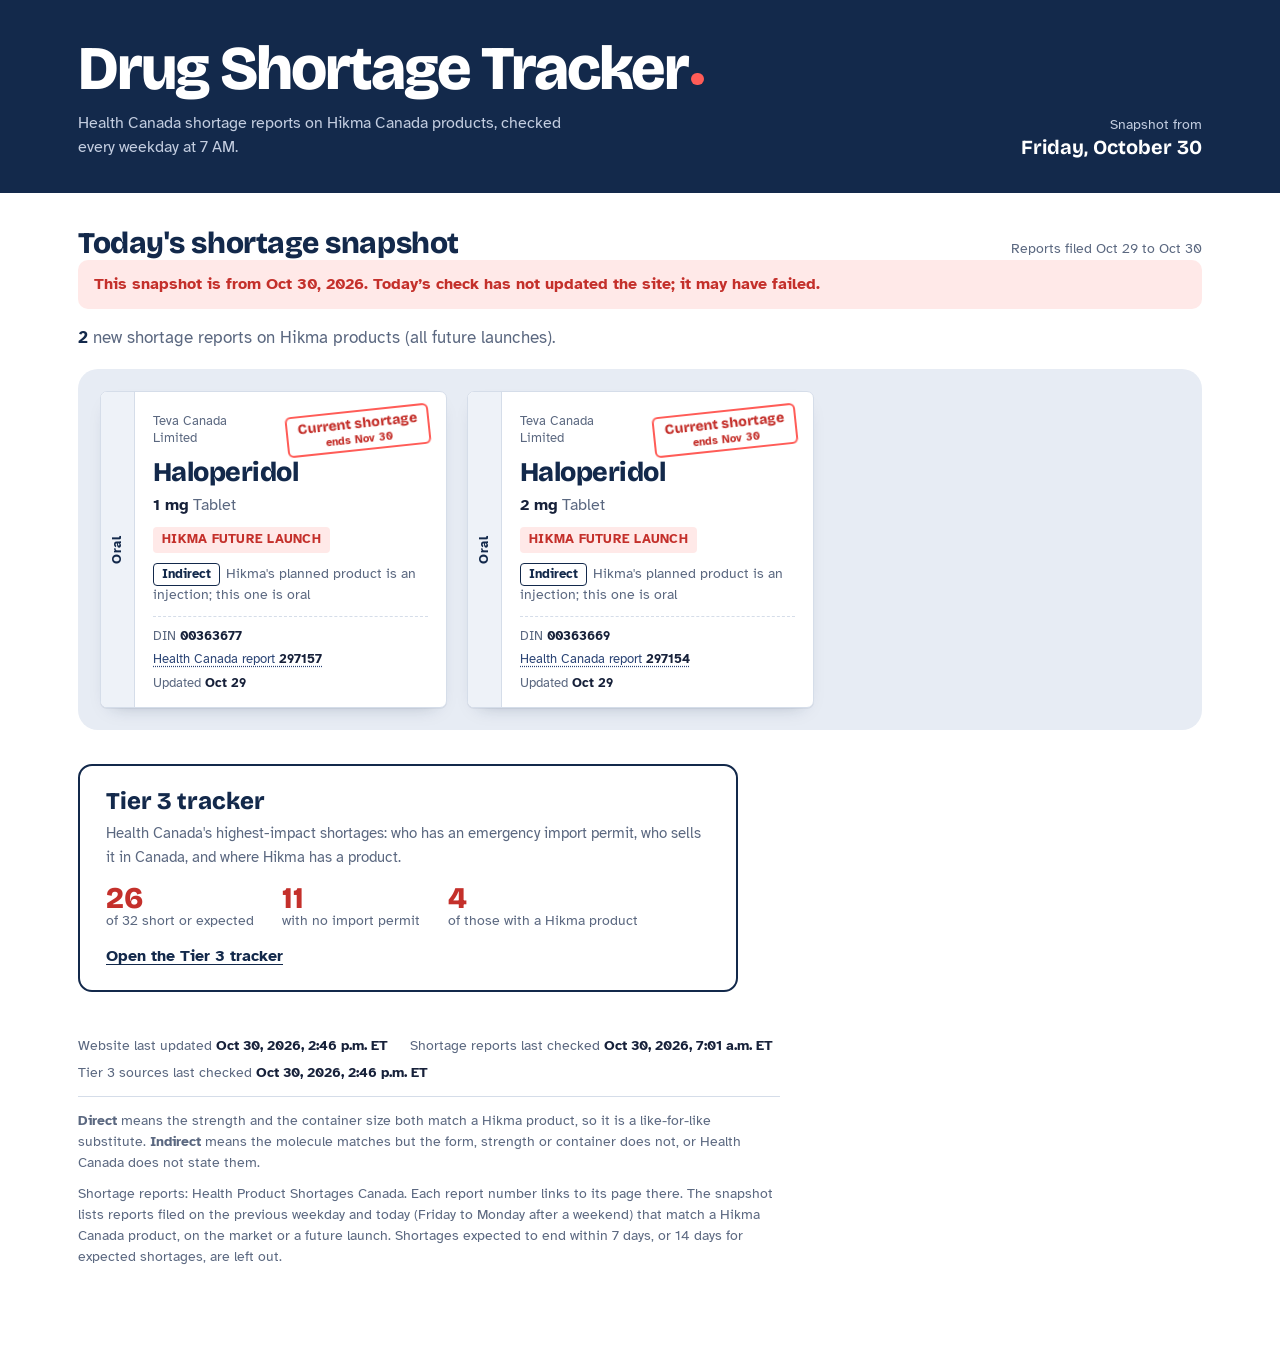
<file: index.html>
<!doctype html>
<html lang="en"><head><meta charset="utf-8">
<meta name="viewport" content="width=device-width,initial-scale=1">
<meta name="robots" content="noindex,nofollow">
<title>Drug Shortage Tracker</title>
<link rel="preconnect" href="https://fonts.googleapis.com">
<link rel="preconnect" href="https://fonts.gstatic.com" crossorigin>
<link rel="stylesheet" href="https://fonts.googleapis.com/css2?family=Atkinson+Hyperlegible:wght@400;700&family=Bricolage+Grotesque:opsz,wght@12..96,500;12..96,700;12..96,800&display=swap">
<link rel="stylesheet" href="site.css">
</head><body>
<header class="mast"><div class="wrap">
<div>
<h1>Drug Shortage Tracker<span class="dot" aria-hidden="true"></span></h1>
<p>Health Canada shortage reports on Hikma Canada products, checked every weekday at 7 AM.</p>
</div>
<div class="when" id="when"></div>
</div></header>

<main><div class="wrap">
<section aria-labelledby="snap-h">
<div class="head"><h2 id="snap-h">Today's shortage snapshot</h2><span class="window" id="window"></span></div>
<div id="snap"><p class="lede">Loading…</p></div>
</section>

<a class="tier" href="tier3/">
<h3>Tier 3 tracker</h3>
<p>Health Canada's highest-impact shortages: who has an emergency import permit, who sells it in Canada, and where Hikma has a product.</p>
<div class="figs" id="tier3-stat"></div>
<span class="go">Open the Tier 3 tracker</span>
</a>

<footer>
<p class="stamps" id="stamps"></p>
<p><b>Direct</b> means the strength and the container size both match a Hikma product, so it is a like-for-like substitute. <b>Indirect</b> means the molecule matches but the form, strength or container does not, or Health Canada does not state them.</p>
<p>Shortage reports: Health Product Shortages Canada. Each report number links to its page there. The snapshot lists reports filed on the previous weekday and today (Friday to Monday after a weekend) that match a Hikma Canada product, on the market or a future launch. Shortages expected to end within 7 days, or 14 days for expected shortages, are left out.</p>
</footer>
</div></main>
<script>
(function(){
const $=s=>document.querySelector(s);
const esc=s=>String(s==null?"":s).replace(/[&<>"]/g,c=>({"&":"&amp;","<":"&lt;",">":"&gt;",'"':"&quot;"}[c]));
const D=s=>s?new Date(String(s).slice(0,10)+"T00:00:00"):null;
const fmt=(s,o)=>{const d=D(s);return d&&!isNaN(d)?d.toLocaleDateString("en-CA",o||{month:"short",day:"numeric",year:"numeric"}):"";};
const WORD={"Actual shortage":"Current shortage","Anticipated shortage":"Expected","To be discontinued":"Being discontinued","Resolved":"Resolved","Discontinued":"Discontinued","Avoided shortage":"Avoided"};
const TAG=s=>s==="Actual shortage"?"sh":(s==="Anticipated shortage"||s==="To be discontinued")?"ex":"dn";
// Short all-capital words are acronyms ("AA PHARMA", "BGP PHARMA"), kept
// as written; common short words are not.
const SMALL=new Set(["INC","LTD","CO","OF","THE","AND","DE","DU","LA","LE","ET","FOR","DES","PRO","LAB","USA"]);
const nice=s=>String(s||"").split(/(\s+)/).map(w=>/^[A-Z]{2,3}$/.test(w)&&!SMALL.has(w)?w:w.toLowerCase().replace(/(^|[(.&,/-])([a-z])/g,(m,a,b)=>a+b.toUpperCase())).join("").replace(/\b(Ulc|Llc|Usp|Bp|Gmbh|Usa)\b/g,w=>({Ulc:"ULC",Llc:"LLC",Usp:"USP",Bp:"BP",Gmbh:"GmbH",Usa:"USA"})[w]);
// Each report links to its page on Health Product Shortages Canada.
const hcReport=r=>"https://healthproductshortages.ca/"+(/discontinu/i.test(r.status||"")?"discontinuance":"shortage")+"/"+encodeURIComponent(r.report_id);
// Exact times, shown in Toronto time wherever the reader is.
const at=s=>{const d=s?new Date(s):null;return d&&!isNaN(d)?d.toLocaleString("en-CA",{timeZone:"America/Toronto",month:"short",day:"numeric",year:"numeric",hour:"numeric",minute:"2-digit"})+" ET":""};
const get=u=>fetch(u,{cache:"no-store"}).then(r=>r.ok?r.json():null).catch(()=>null);

const band=r=>{const k=r.route||"";return'<div class="band'+(/^Oral$/.test(k)?" oral":/Injection/.test(k)?"":" other")+'"><span>'+esc(k||"Route not given")+'</span></div>'};
// A launch is a molecule Hikma Canada plans to sell but does not yet.
const launch=r=>r.launch?'<div class="launch">Hikma future launch</div>':'';
const P=r=>r.launch?"Hikma's planned product":"a Hikma product";
const fit=r=>r.match==="Direct"?'<div class="fit direct"><b>Direct</b>Same strength and size as '+P(r)+'</div>':
  '<div class="fit"><b>Indirect</b>'+(
    r.other_form?(r.launch?"Hikma's planned product is an injection":"Hikma's product is an injection")+"; this one is "+String(r.route).toLowerCase():
    r.same_strength?"Same strength as "+P(r)+"; the container differs or is not stated":
    !r.strength?"Health Canada does not state the strength":
    r.launch?"Hikma's planned product is a different strength":"Hikma has this molecule in a different strength")+'</div>';
// The expected end date itself. A day count was read as days so far, was
// one short (fixed at 7 AM), and was days out by Monday.
// A snapshot written before "end" existed shows neither, rather than a
// wrong "no end date given".
const ends=r=>r.status!=="Actual shortage"||!("end" in r)?"":r.end?"ends "+fmt(r.end,{month:"short",day:"numeric"}):"no end date given";
const stamp=r=>'<div class="stamp '+TAG(r.status)+'">'+esc(WORD[r.status]||r.status)+(ends(r)?'<small>'+esc(ends(r))+'</small>':'')+'</div>';
// Health Canada writes "1MG/ML"; a label reads "1 mg/mL".
const dose=s=>String(s||"").toLowerCase().replace(/(\d)\s*([a-z])/g,"$1 $2").replace(/\bml\b/g,"mL");
const label=(r,k)=>'<article class="label" style="animation-delay:'+(k*70)+'ms">'+band(r)+
  '<div class="body"><div class="top"><div class="maker">'+esc(nice(r.company))+'</div>'+stamp(r)+'</div>'+
  '<div class="mol'+(r.molecule.length>13?' long':'')+'">'+esc(r.molecule)+'</div>'+
  '<div class="dose">'+(r.strength?'<b>'+esc(dose(r.strength))+'</b> ':'')+'<span>'+esc(r.form)+'</span></div>'+
  launch(r)+fit(r)+
  '<div class="fine">'+(r.din?'<span>DIN <b>'+esc(r.din)+'</b></span>':'')+'<span><a class="src" href="'+esc(hcReport(r))+'" target="_blank" rel="noopener">Health Canada report <b>'+esc(r.report_id)+'</b></a></span><span>Updated <b>'+esc(fmt(r.updated,{month:"short",day:"numeric"}))+'</b></span></div></div></article>';
const box=(b,t)=>'<div class="shelf"><div class="blank"><b>'+b+'</b><span>'+t+'</span></div></div>';
const blank=box("No update today","There are no new shortage reports on Hikma products, current or future launches, since the last check.");
// Never let a failure look like a quiet day.
const partial=box("None found so far","The daily check did not finish, so reports may be missing. Check Health Canada directly before relying on this.");
const missing=box("Snapshot not available","The daily snapshot could not be loaded. Refresh the page; if this persists, the daily check may have failed.");
// The weekday whose 7 AM check should be up by now, in Toronto time.
const expected=()=>{const p={};new Intl.DateTimeFormat("en-CA",{timeZone:"America/Toronto",year:"numeric",month:"2-digit",day:"2-digit",hour:"2-digit",minute:"2-digit",hourCycle:"h23"}).formatToParts(new Date()).forEach(x=>p[x.type]=x.value);
  const d=new Date(Date.UTC(+p.year,+p.month-1,+p.day));let late=(+p.hour)*60+(+p.minute)>=8*60;
  for(;;){const w=d.getUTCDay();if(w>0&&w<6&&late)break;late=true;d.setUTCDate(d.getUTCDate()-1)}
  return d.toISOString().slice(0,10)};

const snapP=get("snapshot.json"),tierP=get("tier3/summary.json");
// Footer: when the site last changed, and when each tool last read its
// sources. Both shown so a stalled tool is visible, not hidden behind the
// other one's fresh date.
Promise.all([snapP,tierP]).then(([s,t])=>{
  const pub=[s&&s.published_at,t&&t.published_at].filter(Boolean).sort().pop();
  const row=(k,v)=>v?'<span>'+k+' <b>'+esc(v)+'</b></span>':'';
  $("#stamps").innerHTML=row("Website last updated",at(pub))+
    row("Shortage reports last checked",at(s&&s.checked_at))+
    row("Tier 3 sources last checked",at(t&&t.checked_at));
});
snapP.then(s=>{
  if(!s){$("#snap").innerHTML=missing;return}
  $("#when").innerHTML="Snapshot from<b>"+esc(fmt(s.run_date,{weekday:"long",month:"long",day:"numeric"}))+"</b>";
  $("#window").textContent="Reports filed "+fmt(s.window_start,{month:"short",day:"numeric"})+" to "+fmt(s.window_end,{month:"short",day:"numeric"});
  let h="";
  // Flagged from the first missed weekday, not after 4 days: a failed
  // Tuesday check used to leave Monday's list up as "today" until Saturday.
  if(String(s.run_date)<expected())h+='<p class="note">This snapshot is from '+esc(fmt(s.run_date))+'. Today\u2019s check has not updated the site; it may have failed.</p>';
  if(!s.complete)h+='<p class="note">The daily check did not finish reading Health Canada\u2019s data, so this list may be missing reports.</p>';
  const n=s.rows.length;
  if(!n){$("#snap").innerHTML=h+(s.complete?blank:partial);return}
  const L=s.rows.filter(r=>r.launch).length;
  h+='<p class="lede"><b>'+n+'</b> new shortage report'+(n===1?'':'s')+' on Hikma products'+(L?' ('+(L===n?(n===1?'a future launch':'all future launches'):L+' on future launches')+')':'')+'.</p>';
  h+='<div class="shelf">'+s.rows.map(label).join("")+'</div>';
  $("#snap").innerHTML=h;
});
tierP.then(t=>{if(t)$("#tier3-stat").innerHTML='<div><b>'+t.open+'</b>of '+t.entries+' short or expected</div><div><b>'+t.gap+'</b>with no import permit</div><div><b>'+t.hikma+'</b>of those with a Hikma product</div>'});
})();
</script>
</body></html>
</file>
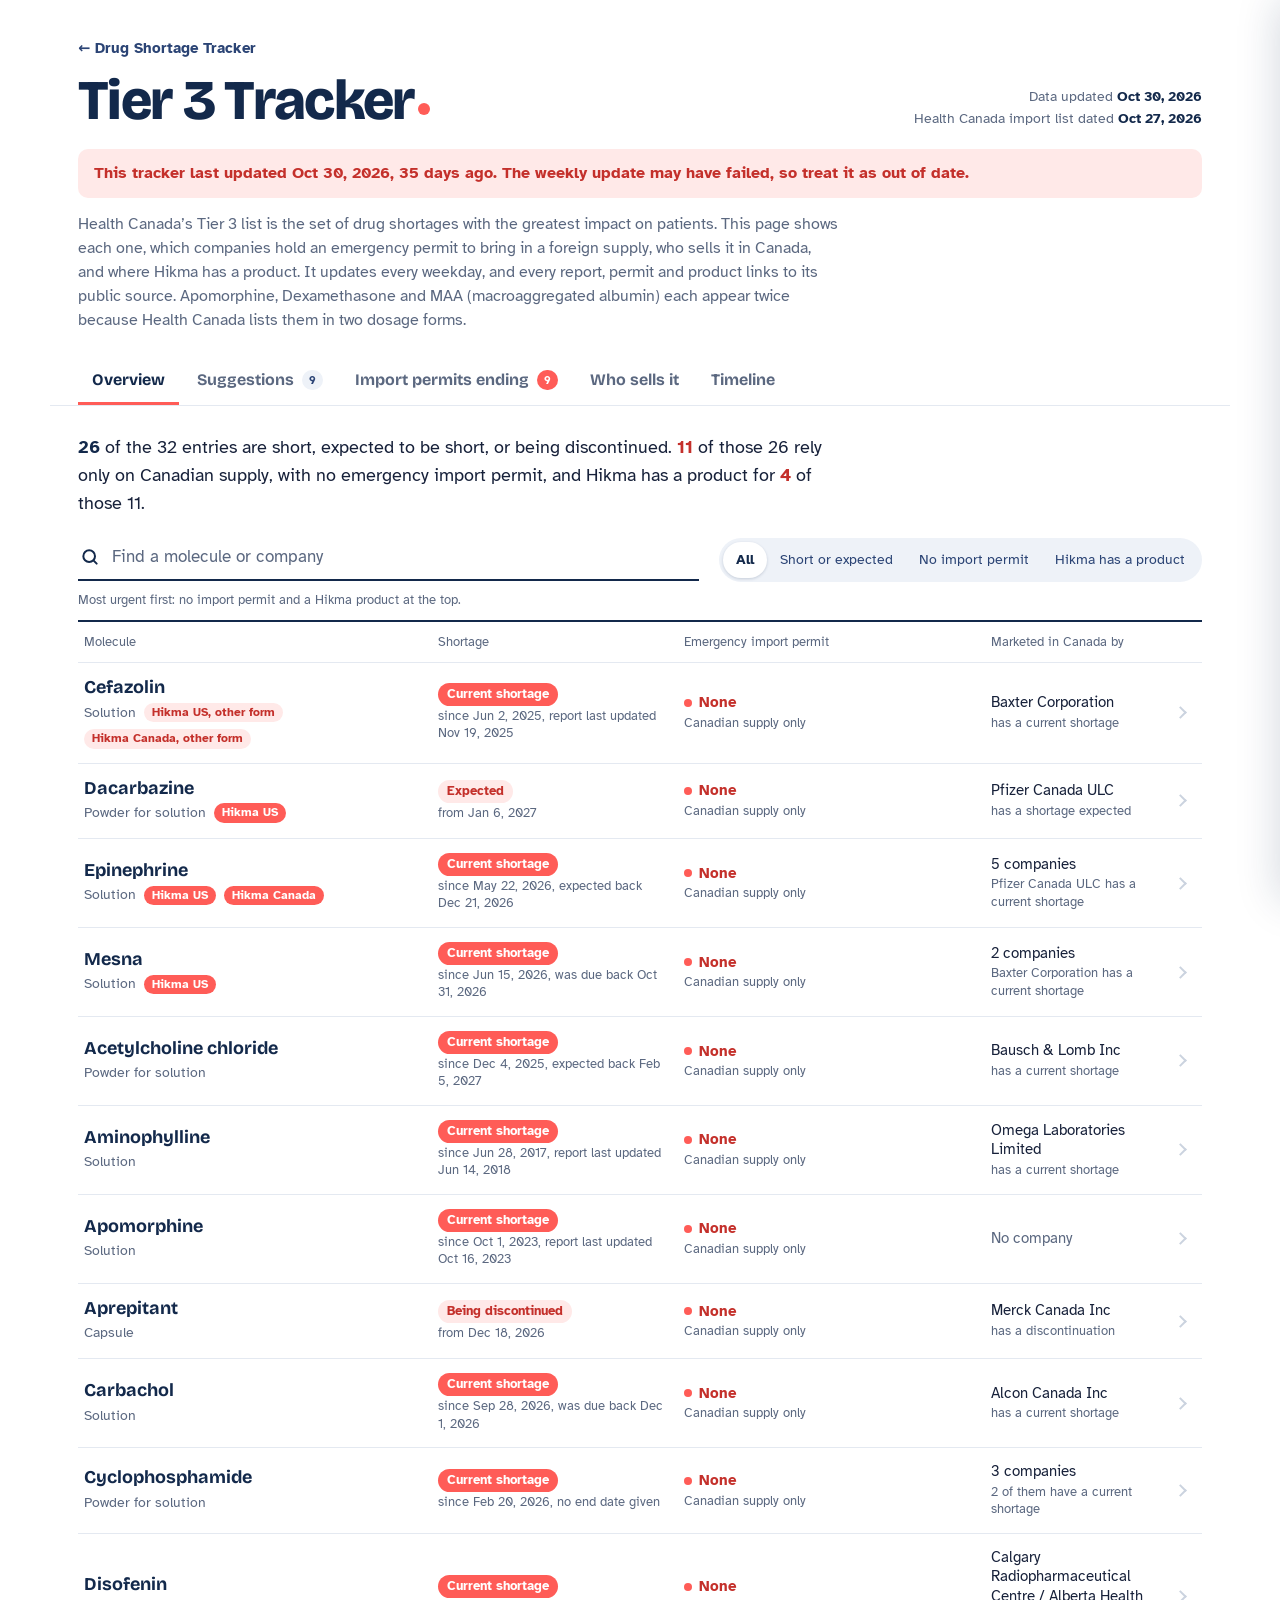
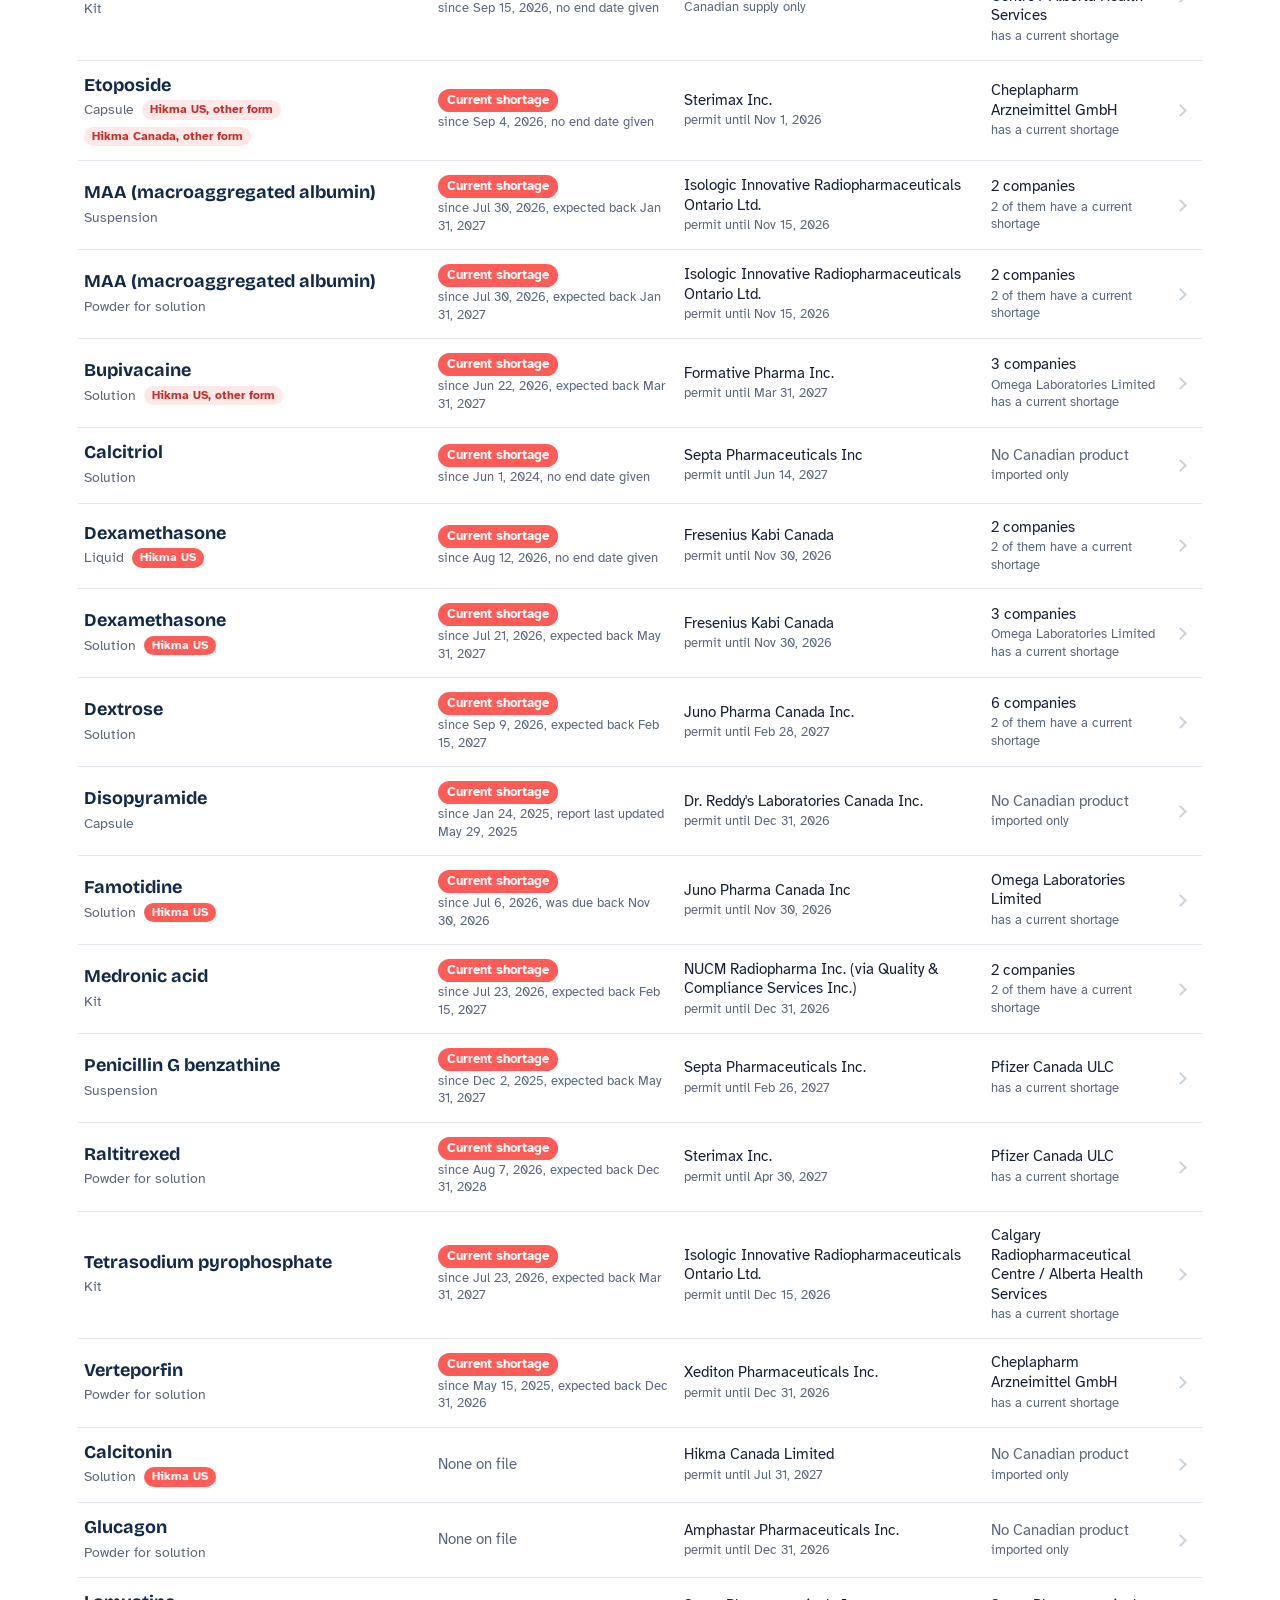
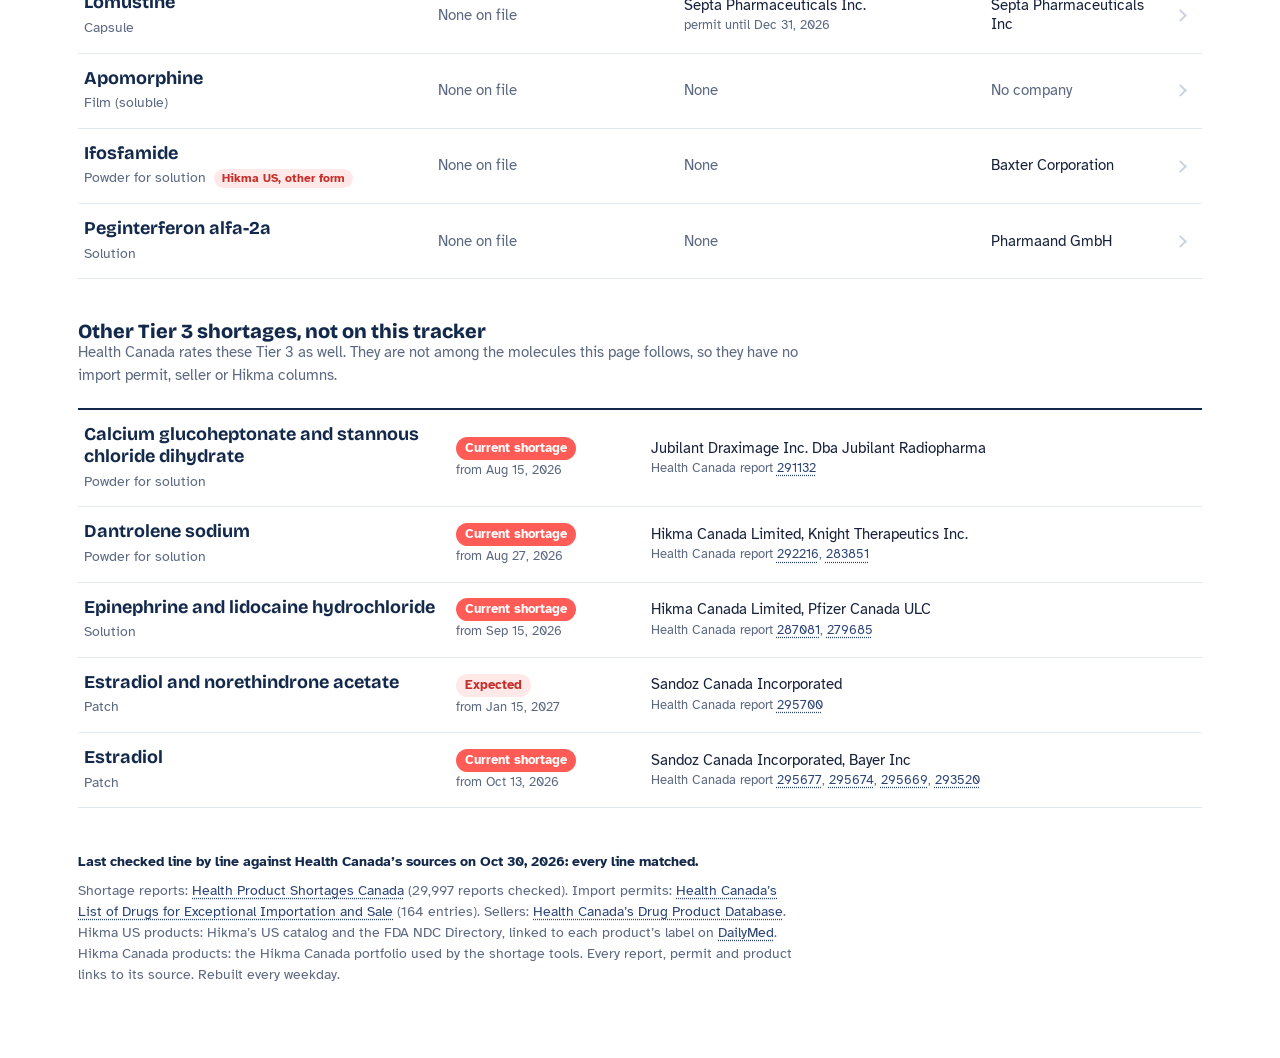
<file: tier3/index.html>
<!doctype html>
<html lang="en"><head><meta charset="utf-8">
<meta name="viewport" content="width=device-width,initial-scale=1">
<meta name="robots" content="noindex,nofollow">
<title>Tier 3 Tracker</title>
<link rel="preconnect" href="https://fonts.googleapis.com">
<link rel="preconnect" href="https://fonts.gstatic.com" crossorigin>
<link rel="stylesheet" href="https://fonts.googleapis.com/css2?family=Atkinson+Hyperlegible:wght@400;700&family=Bricolage+Grotesque:opsz,wght@12..96,500;12..96,700;12..96,800&display=swap">
<style>
/* Five views behind tabs, one job each: what is short, what to go after,
   which permits are running out, who already sells it, and the calendar.
   Hikma coral marks anything that needs action, Hikma blue carries the
   structure, the rest is white. Bricolage Grotesque for names and
   headings, Atkinson Hyperlegible for reading. Light only. */
:root{
--white:#ffffff;--navy:#13294b;--navy-2:#2b4475;--mist:#eef2f8;
--line:#e4e9f1;--coral:#ff5c57;--coral-ink:#c4302b;--coral-tint:#ffe9e8;
--ink:#17213a;--slate:#5b6880;--fog:#cbd3df;
--display:"Bricolage Grotesque","Segoe UI",system-ui,sans-serif;
--text:"Atkinson Hyperlegible","Segoe UI",system-ui,sans-serif;
--names:290px;color-scheme:light}
*{box-sizing:border-box}
html{background:var(--white)}
body{margin:0;background:var(--white);color:var(--ink);
font:16px/1.55 var(--text);-webkit-font-smoothing:antialiased}
button,input{font:inherit;color:inherit}
.page{max-width:1180px;margin:0 auto;padding:36px 28px 72px}

/* ---------- top ---------- */
.top{display:flex;flex-wrap:wrap;justify-content:space-between;
align-items:flex-end;gap:12px 24px}
h1{font:800 clamp(36px,5vw,56px)/1 var(--display);margin:0;
letter-spacing:-.03em;color:var(--navy)}
h1 .dot{display:inline-block;width:.22em;height:.22em;border-radius:50%;
background:var(--coral);margin-left:.06em;vertical-align:.08em}
.when{color:var(--slate);font-size:14px;text-align:right}
.when b{color:var(--navy)}
.stale{margin:20px 0 0;padding:12px 16px;border-radius:10px;
background:var(--coral-tint);color:var(--coral-ink);font-weight:700}

/* ---------- tabs ---------- */
.tabs{position:sticky;top:0;z-index:5;background:var(--white);
margin:24px -28px 0;padding:0 28px;border-bottom:1px solid var(--line);
display:flex;gap:4px;overflow-x:auto;scrollbar-width:none}
.tabs::-webkit-scrollbar{display:none}
.tab{border:0;background:none;padding:14px 14px 12px;cursor:pointer;
font:700 16px/1 var(--display);color:var(--slate);white-space:nowrap;
border-bottom:3px solid transparent;display:flex;align-items:center;gap:8px}
.tab:hover{color:var(--navy)}
.tab[aria-selected=true]{color:var(--navy);border-bottom-color:var(--coral)}
.tab:focus-visible{outline:2px solid var(--coral);outline-offset:-2px}
.n{font:700 12px/1 var(--text);background:var(--mist);color:var(--navy-2);
border-radius:999px;padding:4px 7px}
.n.hot{background:var(--coral);color:var(--white)}
.panel{padding-top:28px}
.lede{margin:0 0 20px;font-size:18px;max-width:64ch}
.lede b{color:var(--navy)}
.lede .hot{color:var(--coral-ink)}
.help{margin:-8px 0 22px;color:var(--slate);font-size:14.5px;max-width:72ch}

/* ---------- controls ---------- */
.tools{display:flex;flex-wrap:wrap;gap:12px 20px;align-items:center;
margin:0 0 14px}
.find{flex:1 1 260px;min-width:0;display:flex;align-items:center;gap:10px;
border-bottom:2px solid var(--navy);padding:4px 2px 8px}
.find svg{flex:none;color:var(--navy)}
.find input{border:0;outline:0;background:none;width:100%;font-size:17px}
.find input::placeholder{color:var(--slate)}
.find:focus-within{border-color:var(--coral)}
.seg{display:inline-flex;flex-wrap:wrap;background:var(--mist);
border-radius:999px;padding:4px}
.seg button{border:0;background:none;border-radius:999px;padding:7px 13px;
cursor:pointer;font-size:14px;color:var(--navy-2)}
.seg button[aria-pressed=true]{background:var(--white);color:var(--navy);
font-weight:700;box-shadow:0 1px 3px rgba(19,41,75,.18)}
.seg button:focus-visible{outline:2px solid var(--coral)}

/* ---------- overview list ---------- */
.list{border-top:2px solid var(--navy)}
.li{width:100%;border:0;background:none;text-align:left;cursor:pointer;
display:grid;grid-template-columns:minmax(0,2.2fr) minmax(0,1.5fr)
minmax(0,1.9fr) minmax(0,1.1fr) 20px;gap:16px;align-items:center;
padding:14px 6px;border-bottom:1px solid var(--line)}
.li:hover,.li:focus-visible{background:#f8fafd;outline:0}
.li:focus-visible{box-shadow:inset 3px 0 0 var(--coral)}
.li.head{cursor:default;padding:10px 6px;font-size:13px;color:var(--slate)}
.li.head:hover{background:none}
.name{font:700 18px/1.2 var(--display);color:var(--navy)}
.sub{font-size:14px;color:var(--slate);margin-top:3px;display:flex;
flex-wrap:wrap;gap:6px 8px;align-items:center}
.hk{font:700 11.5px/1 var(--text);color:var(--white);background:var(--coral);
border-radius:999px;padding:4px 8px}
.chev{width:9px;height:9px;border-right:2px solid var(--fog);
border-bottom:2px solid var(--fog);transform:rotate(-45deg)}
.li:hover .chev{border-color:var(--navy)}
.tag{display:inline-block;font-size:12.5px;font-weight:700;border-radius:999px;
padding:3px 9px;white-space:nowrap}
.tag.sh{background:var(--coral);color:var(--white)}
.tag.ex{background:var(--coral-tint);color:var(--coral-ink)}
.tag.ok{background:var(--navy);color:var(--white)}
.tag.dn{background:var(--mist);color:var(--slate)}
.t3{font-size:12.5px;color:var(--navy-2);font-weight:700;margin-left:6px}
.cell{font-size:14.5px;line-height:1.35}
.cell.hot{color:var(--coral-ink);font-weight:700}
.cell .muted{color:var(--slate)}
.none{padding:40px 0;color:var(--slate);font-size:17px}

/* ---------- suggestions ---------- */
.sug{display:grid;grid-template-columns:repeat(auto-fill,minmax(330px,1fr));
gap:18px}
.idea{border:1px solid var(--line);border-radius:16px;padding:20px 22px;
display:flex;flex-direction:column;gap:12px;background:var(--white)}
.idea{cursor:pointer;transition:border-color .15s,box-shadow .15s}
.idea:hover,.idea:focus-visible{border-color:var(--coral);
box-shadow:0 0 0 1px var(--coral);outline:none}
.idea-head{display:flex;justify-content:space-between;align-items:start;gap:12px}
.rank{font:800 15px/1 var(--display);color:var(--slate)}
.idea h3{margin:4px 0 0;font:800 24px/1.1 var(--display);color:var(--navy);
letter-spacing:-.01em}
.pts{text-align:right;flex:none}
.pts b{display:block;font:800 30px/1 var(--display);color:var(--coral-ink)}
.pts span{font-size:12.5px;color:var(--slate)}
.meter{height:6px;border-radius:999px;background:var(--mist);overflow:hidden}
.meter i{display:block;height:100%;background:var(--coral);border-radius:999px}
.why{margin:0;padding:0;list-style:none;display:grid;gap:6px;font-size:15px}
.why li{display:grid;grid-template-columns:18px 1fr;gap:8px}
.why li:before{content:"";width:8px;height:8px;border-radius:50%;
background:var(--coral);margin-top:8px}
.why li.mine:before{background:var(--navy)}
.open{align-self:flex-start;margin-top:auto;border:0;background:var(--mist);
color:var(--navy);font-weight:700;border-radius:999px;padding:8px 16px;
cursor:pointer}
.open:hover{background:var(--navy);color:var(--white)}

/* ---------- permits ---------- */
.permits{border-top:2px solid var(--navy)}
.pm{display:grid;grid-template-columns:120px minmax(0,2.4fr) minmax(0,1.4fr)
minmax(0,1fr);gap:18px;padding:16px 6px;border-bottom:1px solid var(--line);
align-items:start}
.pm .date b{display:block;font:800 22px/1.05 var(--display);color:var(--navy)}
.pm .date span{font-size:13px;color:var(--slate)}
.pm.soon .date b{color:var(--coral-ink)}
.pm .prod{font-weight:700;color:var(--navy)}
.pm .meta{font-size:14px;color:var(--slate);margin-top:2px}
.pm .left{font-size:14.5px}
.pm.gone{opacity:.65}

/* ---------- sellers ---------- */
.sell{border-top:2px solid var(--navy)}
.sell details{border-bottom:1px solid var(--line)}
.sell summary{list-style:none;cursor:pointer;display:grid;
grid-template-columns:minmax(0,1.6fr) minmax(0,2fr) 20px;gap:16px;
align-items:center;padding:14px 6px}
.sell summary::-webkit-details-marker{display:none}
.sell summary:hover{background:#f8fafd}
.sell summary:focus-visible{outline:2px solid var(--coral);outline-offset:-2px}
.sell details[open] .chev{transform:rotate(45deg)}
.count{font-size:15px}
.count b{color:var(--navy)}
.count.hot b{color:var(--coral-ink)}
.tbl{width:100%;border-collapse:collapse;margin:0 0 16px;font-size:14.5px}
.tbl th{text-align:left;font-weight:700;color:var(--slate);font-size:13px;
padding:8px 10px;border-bottom:1px solid var(--line)}
.tbl td{padding:9px 10px;border-bottom:1px solid var(--line);vertical-align:top}
.tbl tr:last-child td{border-bottom:0}
.wrapx{overflow-x:auto;padding:0 6px}

/* ---------- calendar ---------- */
.key{display:flex;flex-wrap:wrap;gap:8px 22px;font-size:13.5px;
color:var(--slate);margin:0 0 10px}
.key span{display:inline-flex;align-items:center;gap:8px}
.sw{display:inline-block;width:26px;height:10px;border-radius:3px}
.cal{position:relative;border-top:2px solid var(--navy)}
.cal-in{min-width:760px}
.axis,.lane{display:grid;grid-template-columns:var(--names) minmax(0,1fr)}
.axis{border-bottom:1px solid var(--line)}
.axis .lbl{font-size:13px;color:var(--slate);padding:10px 0 8px}
.ticks{position:relative;height:40px}
.tick{position:absolute;top:0;bottom:0;border-left:1px solid var(--line);
padding:10px 0 0 6px;font-size:12.5px;color:var(--slate);white-space:nowrap}
.tick.yr{border-left:2px solid var(--navy-2);color:var(--navy);font-weight:700}
.lane{width:100%;text-align:left;border:0;background:none;padding:0;
cursor:pointer;border-bottom:1px solid var(--line)}
.lane:hover,.lane:focus-visible{background:#f8fafd;outline:0}
.lane:focus-visible .who{box-shadow:inset 3px 0 0 var(--coral)}
.who{padding:12px 16px 12px 0;min-width:0}
.who .name{font-size:16.5px}
.track{position:relative;min-height:64px}
.grid{position:absolute;inset:0;pointer-events:none}
.grid i{position:absolute;top:0;bottom:0;border-left:1px solid var(--line)}
.grid i.yr{border-left:1px solid var(--fog)}
.bar{position:absolute;height:14px;border-radius:5px;top:16px;
transform-origin:left center;animation:grow .6s cubic-bezier(.2,.8,.2,1) both}
.bar.sh{background:var(--coral)}
.bar.ex{background:repeating-linear-gradient(135deg,var(--coral) 0 6px,
#ff8e8a 6px 12px)}
.bar.dn{background:var(--fog)}
.bar.tail{background:none;border:2px dashed var(--coral);border-left:0;
box-sizing:border-box;border-radius:0 5px 5px 0}
.bar.past{border-top-right-radius:0;border-bottom-right-radius:0}
.endlbl{position:absolute;transform:translate(6px,-1px);z-index:3;
font:700 11.5px/1 var(--text);color:var(--coral-ink);background:var(--white);
padding:3px 6px;border-radius:5px;white-space:nowrap;pointer-events:none;
box-shadow:0 0 0 1px var(--line)}
.endlbl.left{transform:translate(calc(-100% - 6px),-1px)}
.endlbl.im{font-size:11px;font-weight:600;color:var(--navy);padding:2px 5px}
.track{min-height:70px}
.bar.cut{border-top-left-radius:0;border-bottom-left-radius:0}
.bar.im{height:8px;background:var(--navy);border-radius:999px}
.bar.im.soon{background:linear-gradient(90deg,var(--navy) 70%,var(--coral))}
.bar.im.old{background:var(--fog)}
.today{position:absolute;top:0;bottom:0;width:0;
border-left:2px solid var(--coral);z-index:2;pointer-events:none}
.today b{position:absolute;bottom:-11px;left:-24px;width:48px;text-align:center;
font:700 12px/1 var(--text);color:var(--white);background:var(--coral);
border-radius:999px;padding:5px 0}
@keyframes grow{from{transform:scaleX(0)}to{transform:scaleX(1)}}

/* ---------- drawer ---------- */
.shade{position:fixed;inset:0;background:rgba(19,41,75,.28);opacity:0;
pointer-events:none;transition:opacity .2s;z-index:9}
.shade.on{opacity:1;pointer-events:auto}
.drawer{position:fixed;top:0;right:0;bottom:0;width:min(540px,100%);
background:var(--white);z-index:10;transform:translateX(102%);
transition:transform .28s cubic-bezier(.2,.8,.2,1);overflow-y:auto;
box-shadow:-12px 0 40px rgba(19,41,75,.18);
padding:28px 28px calc(40px + env(safe-area-inset-bottom,0px))}
.drawer.on{transform:none}
.close{position:absolute;top:18px;right:18px;width:40px;height:40px;
border-radius:50%;border:0;background:var(--mist);cursor:pointer;
font-size:22px;line-height:1;color:var(--navy)}
.drawer h2{font:800 34px/1 var(--display);color:var(--navy);
margin:6px 48px 4px 0;letter-spacing:-.02em}
.verdict{margin:18px 0 0;padding:14px 16px;border-radius:12px;
background:var(--mist);color:var(--navy);font-weight:700}
.verdict.gap{background:var(--coral-tint);color:var(--coral-ink)}
.drawer h3{font:700 19px/1.2 var(--display);color:var(--navy);margin:28px 0 10px}
.item{padding:12px 0;border-top:1px solid var(--line)}
.item:last-child{border-bottom:1px solid var(--line)}
.row1{display:flex;justify-content:space-between;gap:12px;align-items:baseline}
.item b{color:var(--navy)}
.item .meta{font-size:14px;color:var(--slate);margin-top:2px}
.muted{color:var(--slate)}

footer{margin-top:44px;color:var(--slate);font-size:13.5px;max-width:80ch}
footer details{margin-top:8px}
footer summary{cursor:pointer}

@media (max-width:820px){
.page{padding:24px 16px 56px}
.tabs{margin:20px -16px 0;padding:0 16px}
.when{text-align:left}
.li{grid-template-columns:minmax(0,1fr) 20px;gap:6px 12px}
.li>.cell{grid-column:1}
.li.head{display:none}
.chev{grid-row:1/span 4;grid-column:2}
.pm{grid-template-columns:96px minmax(0,1fr)}
.pm .left,.pm .imp{grid-column:2}
.sell summary{grid-template-columns:minmax(0,1fr) 20px}
.sell summary .count{grid-column:1}
.sell summary .chev{grid-row:1/span 2;grid-column:2}
:root{--names:150px}
.cal{overflow-x:auto}
.drawer{top:auto;height:88vh;width:100%;border-radius:18px 18px 0 0;
transform:translateY(102%)}
}
@media (prefers-reduced-motion:reduce){
.bar{animation:none}.drawer,.shade{transition:none}}
.back{display:inline-block;margin-bottom:14px;font-weight:700;
color:var(--navy-2);text-decoration:none;font-size:14.5px}
.back:hover{color:var(--coral-ink)}
.intro{margin:14px 0 22px;max-width:76ch;font-size:15.5px;color:var(--slate)}
.hk.soft{background:var(--coral-tint);color:var(--coral-ink)}
.sortnote{margin:-6px 0 10px;font-size:13px;color:var(--slate)}
.gapword{display:inline-flex;align-items:center;gap:7px;font-weight:700;
color:var(--coral-ink)}
.gapword i{width:8px;height:8px;border-radius:50%;background:var(--coral)}
.small{font-size:13px;color:var(--slate);margin-top:2px}
.act{margin:0;font:700 16px/1.3 var(--display);color:var(--navy)}
details.how,details.others{margin:0 0 20px;font-size:14.5px;color:var(--slate)}
details.others{margin-top:28px}
details.how summary,details.others summary,details.sub2 summary{cursor:pointer;
font-weight:700;color:var(--navy)}
details.how p{max-width:76ch}
details.others .list{margin-top:12px}
.li.li3{grid-template-columns:minmax(0,1.4fr) minmax(0,.7fr) minmax(0,2fr) 20px}
details.sub2{margin:4px 0 16px}
details.sub2 summary{padding:6px;font-size:14px}
.check{display:inline-flex;align-items:center;gap:8px;font-size:14.5px;
cursor:pointer}
.check input{width:18px;height:18px;accent-color:var(--navy)}
.warnline{font-size:13px;font-weight:700;color:var(--coral-ink);margin-top:4px}
.pad{padding:0 6px 16px}
.audit{margin:0 0 8px;font-weight:700;color:var(--navy)}
.audit.bad{color:var(--coral-ink)}
a.src{color:var(--navy-2);text-decoration:underline;text-decoration-style:dotted;
text-underline-offset:3px}
a.src:hover,a.src:focus-visible{color:var(--coral-ink);text-decoration-style:solid}
.imp-line{font-size:13.5px;color:var(--navy);margin-top:3px}
.unw{margin-top:40px}
.unw h3{font:800 20px/1.2 var(--display);color:var(--navy);margin:0 0 6px}
.li.static{cursor:default}
.li.static:hover{background:none}
.lab{color:var(--navy)}
</style></head><body>
<main class="page">
<a class="back" href="../">← Drug Shortage Tracker</a>
<div class="top">
<h1>Tier 3 Tracker<span class="dot" aria-hidden="true"></span></h1>
<div class="when" id="when"></div>
</div>
<div id="stale"></div>
<p class="intro" id="intro"></p>
<nav class="tabs" role="tablist" aria-label="Views" id="tabs"></nav>
<section class="panel" id="panel" role="tabpanel"></section>
<footer id="foot"></footer>
</main>
<div class="shade" id="shade"></div>
<aside class="drawer" id="drawer" aria-hidden="true" aria-label="Molecule details">
<button class="close" id="close" aria-label="Close">&times;</button>
<div id="dbody"></div>
</aside>

<script>
var DATA = {"run_date": "2026-10-30", "issued": "2026-10-27", "rows": [{"i": 0, "name": "Acetylcholine chloride", "forms": "Powder for solution", "hikma_us": "", "hikma_form": "", "hikma_us_ndc": "", "hikma_ca": "No", "status": "Actual shortage", "tier3": "Yes", "companies": "BAUSCH & LOMB INC", "start": "2025-12-04", "end": "2027-02-05", "open": 1, "stage": "", "notes": "", "changed": "", "reports": [{"Molecule": "Acetylcholine chloride (powder for solution)", "Status": "Actual shortage", "Tier 3": "Yes", "Company": "BAUSCH & LOMB INC", "Brand name": "MIOCHOL-E", "Strength": "20MG", "Dosage form": "Powder For Solution", "Form match": "Yes", "DIN": "02133326", "Start date": "2025-12-04", "End date": "2027-02-05", "Updated": "2026-10-13", "Report ID": "272933"}], "imports": [], "market": [{"company": "BAUSCH & LOMB INC", "brand": "MIOCHOL-E", "din": "02133326", "strength": "20 MG/VIAL", "form": "POWDER FOR SOLUTION", "route": "OPHTHALMIC", "status": "Marketed", "since": "2011-10-05", "form_match": true, "code": "31096"}], "market_known": true, "hikma_ca_lines": [], "hikma_ca_state": "", "score": 6, "reasons": ["Current shortage", "Health Canada rates the shortage Tier 3, its highest impact level", "No emergency import permit, so the short Canadian supply is the only supply", "Only one company markets it in Canada: Bausch & Lomb Inc"], "action": "No Hikma product"}, {"i": 1, "name": "MAA (macroaggregated albumin)", "forms": "Suspension", "hikma_us": "", "hikma_form": "", "hikma_us_ndc": "", "hikma_ca": "No", "status": "Actual shortage", "tier3": "Yes", "companies": "CALGARY RADIOPHARMACEUTICAL CENTRE / ALBERTA HEALTH SERVICES, JUBILANT DRAXIMAGE INC. DBA JUBILANT RADIOPHARMA", "start": "2026-07-23", "end": "2027-01-31", "open": 2, "stage": "", "notes": "", "changed": "", "reports": [{"Molecule": "MAA (macroaggregated albumin) (suspension)", "Status": "Actual shortage", "Tier 3": "Yes", "Company": "CALGARY RADIOPHARMACEUTICAL CENTRE / ALBERTA HEALTH SERVICES", "Brand name": "STANNOUS MAA KIT", "Strength": "2.1MG", "Dosage form": "Suspension Kit", "Form match": "Yes", "DIN": "02360845", "Start date": "2026-07-23", "End date": "2026-11-30", "Updated": "2026-09-03", "Report ID": "290505"}, {"Molecule": "MAA (macroaggregated albumin) (suspension)", "Status": "Actual shortage", "Tier 3": "Yes", "Company": "JUBILANT DRAXIMAGE INC. DBA JUBILANT RADIOPHARMA", "Brand name": "DRAXIMAGE MAA", "Strength": "2.5MG", "Dosage form": "Powder For Solution", "Form match": "Yes", "DIN": "02329417", "Start date": "2026-07-30", "End date": "2027-01-31", "Updated": "2026-10-05", "Report ID": "291124"}], "imports": [{"product": "Draximage MAA, Albumin", "importer": "Isologic Innovative Radiopharmaceuticals Ontario Ltd.", "find": "65174-270-30", "origin": "USA, Food and Drug Administration, National Drug Code (NDC): 65174-270-30", "added": "2026-10-23", "cutoff": "2026-11-15", "cutoff_raw": "November 15, 2026", "state": "Expiring", "part": "Part 1", "unsure": false}, {"product": "Macrosalb Medi-Radiopharma 2.5 mg kit for radiopharmaceutical preparation, Macroaggregated human albumin", "importer": "Quality & Compliance Services Inc. on behalf of NUCM Radiopharma Inc.", "find": "24216/01", "origin": "Hungary, European Medicines Agency, OGYI-T-24216/01", "added": "2026-10-02", "cutoff": "2026-12-31", "cutoff_raw": "December 31, 2026", "state": "Active", "part": "Part 1", "unsure": false}], "market": [{"company": "CALGARY RADIOPHARMACEUTICAL CENTRE / ALBERTA HEALTH SERVICES", "brand": "STANNOUS MAA KIT", "din": "02360845", "strength": "2.1 MG/ML", "form": "SUSPENSION, KIT", "route": "INTRAVENOUS", "status": "Marketed", "since": "2019-04-01", "form_match": true, "code": "83145"}, {"company": "JUBILANT DRAXIMAGE INC. DBA JUBILANT RADIOPHARMA", "brand": "DRAXIMAGE MAA", "din": "02329417", "strength": "2.5 MG/VIAL", "form": "POWDER FOR SOLUTION", "route": "INTRAVENOUS", "status": "Marketed", "since": "2018-08-21", "form_match": true, "code": "81516"}], "market_known": true, "hikma_ca_lines": [], "hikma_ca_state": "", "score": 3, "reasons": ["Current shortage", "Health Canada rates the shortage Tier 3, its highest impact level"], "action": "No Hikma product"}, {"i": 2, "name": "Aminophylline", "forms": "Solution", "hikma_us": "", "hikma_form": "", "hikma_us_ndc": "", "hikma_ca": "No", "status": "Actual shortage", "tier3": "Yes", "companies": "OMEGA LABORATORIES LTD", "start": "2017-06-28", "end": "", "open": 1, "stage": "", "notes": "", "changed": "", "reports": [{"Molecule": "Aminophylline (solution)", "Status": "Actual shortage", "Tier 3": "No", "Company": "OMEGA LABORATORIES LTD", "Brand name": "AMINOPHYLLINE INJ 50MG/ML", "Strength": "50MG", "Dosage form": "Solution", "Form match": "Yes", "DIN": "00582654", "Start date": "2017-06-28", "End date": "", "Updated": "2018-06-14", "Report ID": "19903"}, {"Molecule": "Aminophylline (solution)", "Status": "Resolved", "Tier 3": "Yes", "Company": "OMEGA LABORATORIES LIMITED", "Brand name": "AMINOPHYLLINE INJ 25MG/ML", "Strength": "25MG", "Dosage form": "Solution", "Form match": "Yes", "DIN": "00582662", "Start date": "2026-05-04", "End date": "2026-10-27", "Updated": "2026-10-27", "Report ID": "284545"}], "imports": [{"product": "Aminophylline Injection, Aminophylline", "importer": "Juno Pharma Canada Inc.", "find": "01502/0009", "origin": "United Kingdom, Medicines and Healthcare Product Regulatory Agency (MHRA), PL 01502/0009R", "added": "2026-06-23", "cutoff": "2026-08-30", "cutoff_raw": "August 30, 2026", "state": "Expired", "part": "Part 1", "unsure": false}, {"product": "Aminophylline Injection, aminophylline hydrate", "importer": "Septa Pharmaceuticals Inc.", "find": "12762/0559", "origin": "UK, MHRA PL 12762/0559", "added": "2024-04-26", "cutoff": "2024-07-31", "cutoff_raw": "July 31, 2024", "state": "Expired", "part": "Part 1", "unsure": false}, {"product": "Aminophylline Injection, aminophylline dihydrate", "importer": "Juno Pharmaceuticals Corp.", "find": "40869/09/03-03-2010", "origin": "Greece, National Organization for Medicines, 40869/09/03-03-2010 GR", "added": "2024-04-18", "cutoff": "2024-07-31", "cutoff_raw": "July 31, 2024", "state": "Expired", "part": "Part 1", "unsure": false}], "market": [{"company": "OMEGA LABORATORIES LIMITED", "brand": "AMINOPHYLLINE INJ 25MG/ML", "din": "00582662", "strength": "25 MG/ML", "form": "SOLUTION", "route": "INTRAVENOUS", "status": "Marketed", "since": "1984-12-31", "form_match": true, "code": "5705"}, {"company": "PFIZER CANADA ULC", "brand": "AMINOPHYLLINE INJECTION USP", "din": "00497193", "strength": "25 MG/ML", "form": "SOLUTION", "route": "INTRAVENOUS", "status": "Dormant", "since": "2024-05-09", "form_match": true, "code": "4226"}], "market_known": true, "hikma_ca_lines": [], "hikma_ca_state": "", "score": 3, "reasons": ["Health Canada still lists it as short, but no report has been updated since Jun 2018", "No emergency import permit, so the short Canadian supply is the only supply", "Only one company markets it in Canada: Omega Laboratories Limited"], "action": "No Hikma product"}, {"i": 3, "name": "Apomorphine", "forms": "Film (soluble)", "hikma_us": "", "hikma_form": "", "hikma_us_ndc": "", "hikma_ca": "No", "status": "No report found", "tier3": "", "companies": "", "start": "", "end": "", "open": 0, "stage": "", "notes": "", "changed": "", "reports": [], "imports": [], "market": [], "market_known": true, "hikma_ca_lines": [], "hikma_ca_state": "", "score": 0, "reasons": [], "action": "No Hikma product"}, {"i": 4, "name": "Apomorphine", "forms": "Solution", "hikma_us": "", "hikma_form": "", "hikma_us_ndc": "", "hikma_ca": "No", "status": "Actual shortage", "tier3": "Yes", "companies": "PALADIN LABS INC.", "start": "2023-10-01", "end": "", "open": 2, "stage": "", "notes": "", "changed": "", "reports": [{"Molecule": "Apomorphine (solution)", "Status": "Actual shortage", "Tier 3": "No", "Company": "PALADIN LABS INC.", "Brand name": "MOVAPO", "Strength": "10MG", "Dosage form": "Solution", "Form match": "Yes", "DIN": "02459132", "Start date": "2023-10-01", "End date": "", "Updated": "2023-10-16", "Report ID": "207114"}, {"Molecule": "Apomorphine (solution)", "Status": "To be discontinued", "Tier 3": "Yes", "Company": "PALADIN LABS INC.", "Brand name": "MOVAPO", "Strength": "10MG", "Dosage form": "Solution", "Form match": "Yes", "DIN": "02459132", "Start date": "2023-10-31", "End date": "", "Updated": "2023-11-17", "Report ID": "207624"}], "imports": [{"product": "APO-go Pen, Apomorphine Hydrochloride", "importer": "Aguettant Canada Inc.", "find": "", "origin": "United Kingdom, Medicines and Healthcare Products Regulatory Agency, PL 04483/0073", "added": "2025-12-15", "cutoff": "2026-10-22", "cutoff_raw": "October 22, 2026", "state": "Expired", "part": "Part 1", "unsure": false}, {"product": "APO-go Pen, Apomorphine Hydrochloride", "importer": "Accuristix", "find": "", "origin": "United Kingdom, Medicines and Healthcare Products Regulatory Agency, PL 04483/0073", "added": "2023-12-11", "cutoff": "2024-12-31", "cutoff_raw": "December 31, 2024", "state": "Expired", "part": "Part 1", "unsure": false}], "market": [], "market_known": true, "hikma_ca_lines": [], "hikma_ca_state": "", "score": 4, "reasons": ["Health Canada still lists it as short, but no report has been updated since Oct 2023", "Health Canada rates the shortage Tier 3, its highest impact level", "No emergency import permit, so the short Canadian supply is the only supply", "No company markets it in Canada"], "action": "No Hikma product"}, {"i": 5, "name": "Aprepitant", "forms": "Capsule", "hikma_us": "", "hikma_form": "", "hikma_us_ndc": "", "hikma_ca": "No", "status": "To be discontinued", "tier3": "Yes", "companies": "MERCK CANADA INC", "start": "2026-12-18", "end": "", "open": 3, "stage": "", "notes": "", "changed": "", "reports": [{"Molecule": "Aprepitant (capsule)", "Status": "To be discontinued", "Tier 3": "Yes", "Company": "MERCK CANADA INC", "Brand name": "EMEND", "Strength": "80MG", "Dosage form": "Capsule", "Form match": "Yes", "DIN": "02298791", "Start date": "2026-12-18", "End date": "", "Updated": "2026-07-16", "Report ID": "275220"}, {"Molecule": "Aprepitant (capsule)", "Status": "To be discontinued", "Tier 3": "Yes", "Company": "MERCK CANADA INC", "Brand name": "EMEND TRI-PACK", "Strength": "80MG 125MG", "Dosage form": "Capsule Kit", "Form match": "Yes", "DIN": "02298813", "Start date": "2027-02-26", "End date": "", "Updated": "2026-07-16", "Report ID": "275233"}, {"Molecule": "Aprepitant (capsule)", "Status": "To be discontinued", "Tier 3": "Yes", "Company": "MERCK CANADA INC", "Brand name": "EMEND", "Strength": "125MG", "Dosage form": "Capsule", "Form match": "Yes", "DIN": "02298805", "Start date": "2027-04-30", "End date": "", "Updated": "2026-07-16", "Report ID": "275223"}], "imports": [], "market": [{"company": "MERCK CANADA INC", "brand": "EMEND", "din": "02298805", "strength": "125 MG", "form": "CAPSULE", "route": "ORAL", "status": "Marketed", "since": "2007-09-24", "form_match": true, "code": "78411"}, {"company": "MERCK CANADA INC", "brand": "EMEND", "din": "02298791", "strength": "80 MG", "form": "CAPSULE", "route": "ORAL", "status": "Marketed", "since": "2007-09-24", "form_match": true, "code": "78410"}], "market_known": true, "hikma_ca_lines": [], "hikma_ca_state": "", "score": 5, "reasons": ["Being discontinued from Dec 18, 2026", "Health Canada rates the shortage Tier 3, its highest impact level", "No emergency import permit, so the short Canadian supply is the only supply", "Only one company markets it in Canada: Merck Canada Inc"], "action": "No Hikma product"}, {"i": 6, "name": "Bupivacaine", "forms": "Solution", "hikma_us": "Bupivacaine HCl Injection, 6 SKUs (0.25%, 0.5% and 0.75%, in 10 mL and 30 mL vials)", "hikma_form": "plain bupivacaine, not the spinal kind in dextrose", "hikma_us_ndc": "0143-9330", "hikma_ca": "Yes", "status": "Actual shortage", "tier3": "Yes", "companies": "FORMATIVE PHARMA INC., OMEGA LABORATORIES LIMITED", "start": "2026-06-22", "end": "2027-03-31", "open": 2, "stage": "", "notes": "", "changed": "", "reports": [{"Molecule": "Bupivacaine (solution)", "Status": "Actual shortage", "Tier 3": "Yes", "Company": "OMEGA LABORATORIES LIMITED", "Brand name": "BUPIVACAINE HYDROCHLORIDE IN DEXTROSE INJECTION USP", "Strength": "7.5MG", "Dosage form": "Solution", "Form match": "Yes", "DIN": "02512424", "Start date": "2026-06-22", "End date": "2027-03-31", "Updated": "2026-09-11", "Report ID": "288791"}, {"Molecule": "Bupivacaine (solution)", "Status": "Anticipated shortage", "Tier 3": "Yes", "Company": "FORMATIVE PHARMA INC.", "Brand name": "BUPIVACAINE HYDROCHLORIDE IN DEXTROSE INJECTION USP", "Strength": "7.5MG", "Dosage form": "Solution", "Form match": "Yes", "DIN": "02536714", "Start date": "2026-12-01", "End date": "", "Updated": "2026-09-21", "Report ID": "289841"}, {"Molecule": "Bupivacaine (solution)", "Status": "Actual shortage", "Tier 3": "No", "Company": "PFIZER CANADA INC", "Brand name": "MARCAINE", "Strength": "2.5MG", "Dosage form": "Solution", "Form match": "Other form", "DIN": "02305895", "Start date": "2018-01-31", "End date": "", "Updated": "2018-02-08", "Report ID": "30195"}, {"Molecule": "Bupivacaine (solution)", "Status": "Actual shortage", "Tier 3": "No", "Company": "PFIZER CANADA INC", "Brand name": "MARCAINE", "Strength": "5.0MG", "Dosage form": "Solution", "Form match": "Other form", "DIN": "02241919", "Start date": "2018-02-21", "End date": "", "Updated": "2019-06-12", "Report ID": "32865"}, {"Molecule": "Bupivacaine (solution)", "Status": "Actual shortage", "Tier 3": "No", "Company": "PFIZER CANADA INC", "Brand name": "MARCAINE", "Strength": "2.5MG", "Dosage form": "Solution", "Form match": "Other form", "DIN": "02241918", "Start date": "2018-03-20", "End date": "", "Updated": "2019-06-12", "Report ID": "40787"}, {"Molecule": "Bupivacaine (solution)", "Status": "Actual shortage", "Tier 3": "No", "Company": "PFIZER CANADA INC", "Brand name": "MARCAINE", "Strength": "2.5MG", "Dosage form": "Solution", "Form match": "Other form", "DIN": "02241918", "Start date": "2018-03-30", "End date": "", "Updated": "2019-06-12", "Report ID": "40793"}, {"Molecule": "Bupivacaine (solution)", "Status": "Actual shortage", "Tier 3": "No", "Company": "PFIZER CANADA INC", "Brand name": "MARCAINE", "Strength": "5.0MG", "Dosage form": "Solution", "Form match": "Other form", "DIN": "02241919", "Start date": "2019-01-09", "End date": "", "Updated": "2019-01-10", "Report ID": "56518"}, {"Molecule": "Bupivacaine (solution)", "Status": "Actual shortage", "Tier 3": "No", "Company": "PFIZER CANADA ULC", "Brand name": "MARCAINE", "Strength": "150MG", "Dosage form": "Solution Solution", "Form match": "Other form", "DIN": "02241917", "Start date": "2025-03-30", "End date": "", "Updated": "2026-08-04", "Report ID": "290610"}], "imports": [{"product": "Bupisen iperbarica 7,5 mg/ml soluzione iniettabile, Bupivacaine Hydrochloride", "importer": "Formative Pharma Inc.", "find": "034171215", "origin": "Italy, Italian Medicines Agency, MA No. 034171215", "added": "2026-09-18", "cutoff": "2027-03-31", "cutoff_raw": "March 31, 2027", "state": "Active", "part": "Part 1", "unsure": false}], "market": [{"company": "FORMATIVE PHARMA INC.", "brand": "BUPIVACAINE HYDROCHLORIDE IN DEXTROSE INJECTION USP", "din": "02536714", "strength": "7.5 MG/ML", "form": "SOLUTION", "route": "INTRASPINAL", "status": "Marketed", "since": "2024-03-19", "form_match": true, "code": "102546"}, {"company": "OMEGA LABORATORIES LIMITED", "brand": "BUPIVACAINE HYDROCHLORIDE IN DEXTROSE INJECTION USP", "din": "02512424", "strength": "7.5 MG/ML", "form": "SOLUTION", "route": "INTRASPINAL", "status": "Marketed", "since": "2021-10-02", "form_match": true, "code": "100171"}, {"company": "STERIMAX INC", "brand": "BUPIVACAINE HYDROCHLORIDE IN DEXTROSE INJECTION USP", "din": "02460645", "strength": "7.5 MG/ML", "form": "SOLUTION", "route": "INTRASPINAL", "status": "Marketed", "since": "2018-03-13", "form_match": true, "code": "94807"}, {"company": "ASPEN PHARMACARE CANADA INC.", "brand": "SENSORCAINE", "din": "01976141", "strength": "2.5 MG/ML", "form": "SOLUTION", "route": "EPIDURAL, BLOCK/INFILTRATION", "status": "Marketed", "since": "2018-06-20", "form_match": false, "code": "16161"}, {"company": "ASPEN PHARMACARE CANADA INC.", "brand": "SENSORCAINE", "din": "01976168", "strength": "5 MG/ML", "form": "SOLUTION", "route": "EPIDURAL, BLOCK/INFILTRATION", "status": "Marketed", "since": "2018-06-09", "form_match": false, "code": "16164"}, {"company": "BAXTER CORPORATION", "brand": "BUPIVACAINE HYDROCHLORIDE INJECTION, USP", "din": "02488930", "strength": "7.5 MG/ML", "form": "SOLUTION", "route": "EPIDURAL, RETROBULBAR", "status": "Marketed", "since": "2022-08-15", "form_match": false, "code": "97900"}, {"company": "PFIZER CANADA ULC", "brand": "MARCAINE", "din": "02241917", "strength": "150 MG/20 ML", "form": "SOLUTION", "route": "RETROBULBAR, EPIDURAL", "status": "Marketed", "since": "2019-06-21", "form_match": false, "code": "65587"}, {"company": "PFIZER CANADA ULC", "brand": "MARCAINE", "din": "02305909", "strength": "250 MG/50 ML", "form": "SOLUTION", "route": "BLOCK/INFILTRATION", "status": "Marketed", "since": "2019-06-06", "form_match": false, "code": "79145"}, {"company": "STERIMAX INC", "brand": "BUPIVACAINE INJECTION BP", "din": "02443686", "strength": "2.5 MG/ML", "form": "SOLUTION", "route": "EPIDURAL, BLOCK/INFILTRATION", "status": "Marketed", "since": "2016-05-20", "form_match": false, "code": "92837"}, {"company": "STERIMAX INC", "brand": "BUPIVACAINE INJECTION BP", "din": "02443694", "strength": "5 MG/ML", "form": "SOLUTION", "route": "EPIDURAL, BLOCK/INFILTRATION", "status": "Marketed", "since": "2016-05-20", "form_match": false, "code": "92838"}, {"company": "AURO PHARMA INC", "brand": "BUPIVACAINE HEAVY INJECTION BP", "din": "02470616", "strength": "15 MG/2 ML", "form": "SOLUTION", "route": "INTRASPINAL", "status": "Approved, not yet marketed", "since": "2017-12-11", "form_match": true, "code": "95961"}, {"company": "EUGIA PHARMA INC.", "brand": "BUPIVACAINE HEAVY INJECTION BP", "din": "02535351", "strength": "15 MG/2 ML", "form": "SOLUTION", "route": "INTRASPINAL", "status": "Approved, not yet marketed", "since": "2023-02-10", "form_match": true, "code": "102421"}, {"company": "AURO PHARMA INC", "brand": "BUPIVACAINE INJECTION BP", "din": "02457547", "strength": "2.5 MG/ML", "form": "SOLUTION", "route": "EPIDURAL, BLOCK/INFILTRATION", "status": "Approved, not yet marketed", "since": "2016-09-15", "form_match": false, "code": "94460"}, {"company": "AURO PHARMA INC", "brand": "BUPIVACAINE INJECTION BP", "din": "02457555", "strength": "5 MG/ML", "form": "SOLUTION", "route": "EPIDURAL, BLOCK/INFILTRATION", "status": "Approved, not yet marketed", "since": "2016-09-15", "form_match": false, "code": "94461"}, {"company": "BAXTER CORPORATION", "brand": "BUPIVACAINE HYDROCHLORIDE INJECTION, USP", "din": "02488914", "strength": "2.5 MG/ML", "form": "SOLUTION", "route": "EPIDURAL, BLOCK/INFILTRATION", "status": "Approved, not yet marketed", "since": "2019-05-23", "form_match": false, "code": "97898"}, {"company": "BAXTER CORPORATION", "brand": "BUPIVACAINE HYDROCHLORIDE INJECTION, USP", "din": "02488922", "strength": "5 MG/ML", "form": "SOLUTION", "route": "BLOCK/INFILTRATION, EPIDURAL", "status": "Approved, not yet marketed", "since": "2019-05-23", "form_match": false, "code": "97899"}, {"company": "EUGIA PHARMA INC.", "brand": "BUPIVACAINE INJECTION BP", "din": "02539772", "strength": "2.5 MG/ML", "form": "SOLUTION", "route": "EPIDURAL, BLOCK/INFILTRATION", "status": "Approved, not yet marketed", "since": "2023-07-21", "form_match": false, "code": "102851"}, {"company": "EUGIA PHARMA INC.", "brand": "BUPIVACAINE INJECTION BP", "din": "02539780", "strength": "5 MG/ML", "form": "SOLUTION", "route": "BLOCK/INFILTRATION, EPIDURAL", "status": "Approved, not yet marketed", "since": "2023-07-21", "form_match": false, "code": "102852"}, {"company": "FORMATIVE PHARMA INC.", "brand": "BUPIVACAINE HYDROCHLORIDE INJECTION USP", "din": "02568500", "strength": "2.5 MG/ML", "form": "SOLUTION", "route": "BLOCK/INFILTRATION, EPIDURAL", "status": "Approved, not yet marketed", "since": "2026-05-25", "form_match": false, "code": "107081"}, {"company": "FORMATIVE PHARMA INC.", "brand": "BUPIVACAINE HYDROCHLORIDE INJECTION USP", "din": "02568519", "strength": "5 MG/ML", "form": "SOLUTION", "route": "BLOCK/INFILTRATION, EPIDURAL", "status": "Approved, not yet marketed", "since": "2026-05-25", "form_match": false, "code": "107082"}, {"company": "HIKMA CANADA LIMITED", "brand": "BUPIVACAINE HYDROCHLORIDE INJECTION USP", "din": "02569094", "strength": "2.5 MG/ML", "form": "SOLUTION", "route": "BLOCK/INFILTRATION, EPIDURAL", "status": "Approved, not yet marketed", "since": "2026-06-15", "form_match": false, "code": "107136"}, {"company": "HIKMA CANADA LIMITED", "brand": "BUPIVACAINE HYDROCHLORIDE INJECTION USP", "din": "02569108", "strength": "5 MG/ML", "form": "SOLUTION", "route": "BLOCK/INFILTRATION, EPIDURAL", "status": "Approved, not yet marketed", "since": "2026-06-15", "form_match": false, "code": "107137"}, {"company": "OMEGA LABORATORIES LIMITED", "brand": "BUPIVACAINE HYDROCHLORIDE INJECTION USP", "din": "02507625", "strength": "7.5 MG/ML", "form": "SOLUTION", "route": "RETROBULBAR, EPIDURAL", "status": "Approved, not yet marketed", "since": "2020-11-06", "form_match": false, "code": "99699"}, {"company": "STERIMAX INC", "brand": "BUPIVACAINE HYDROCHLORIDE INJECTION, USP", "din": "02504952", "strength": "2.5 MG/ML", "form": "SOLUTION", "route": "EPIDURAL, BLOCK/INFILTRATION", "status": "Approved, not yet marketed", "since": "2020-09-11", "form_match": false, "code": "99432"}, {"company": "STERIMAX INC", "brand": "BUPIVACAINE HYDROCHLORIDE INJECTION, USP", "din": "02504960", "strength": "5 MG/ML", "form": "SOLUTION", "route": "BLOCK/INFILTRATION", "status": "Approved, not yet marketed", "since": "2020-09-11", "form_match": false, "code": "99433"}, {"company": "STERIMAX INC", "brand": "BUPIVACAINE HYDROCHLORIDE INJECTION, USP", "din": "02504979", "strength": "7.5 MG/ML", "form": "SOLUTION", "route": "EPIDURAL, RETROBULBAR", "status": "Dormant", "since": "2025-07-30", "form_match": false, "code": "99434"}], "market_known": true, "hikma_ca_lines": [], "hikma_ca_state": "", "score": 5, "reasons": ["Current shortage", "Health Canada rates the shortage Tier 3, its highest impact level", "Hikma US has it, but as plain bupivacaine, not the spinal kind in dextrose: Bupivacaine HCl Injection, 6 SKUs (0.25%, 0.5% and 0.75%, in 10 mL and 30 mL vials)", "No end date given for the shortage"], "action": "Hikma US has another form"}, {"i": 7, "name": "Calcitonin", "forms": "Solution", "hikma_us": "Calcitonin Salmon Injection 400 units/2 mL (NDC 24201-400-02)", "hikma_form": "", "hikma_us_ndc": "24201-400", "hikma_ca": "No", "status": "No report found", "tier3": "", "companies": "", "start": "", "end": "", "open": 0, "stage": "", "notes": "", "changed": "", "reports": [], "imports": [{"product": "Calcitonin Salmon Injection, USP, Synthetic,Calcitonin Salmon", "importer": "Hikma Canada Limited", "find": "", "origin": "United States, United States, Food and Drug Administration, National Drug Code (NDC) 24201-400-02", "added": "2026-08-01", "cutoff": "2027-07-31", "cutoff_raw": "July 31, 2027", "state": "Active", "part": "Part 1", "unsure": false}, {"product": "Calcitonin Salmon Injection, USP, Synthetic,Calcitonin Salmon", "importer": "Hikma Canada Limited", "find": "", "origin": "United States, United States, Food and Drug Administration, National Drug Code (NDC) 24201-400-02", "added": "2025-04-03", "cutoff": "2026-01-31", "cutoff_raw": "January 31, 2026", "state": "Expired", "part": "Part 1", "unsure": false}, {"product": "Calcitonin Salmon Injection, USP, Synthetic Calcitonin Salmon", "importer": "Hikma Canada Limited", "find": "Solution, 200 units Intramuscular (IM), Subcutaneous (SC)", "origin": "United States, US FDA, NDC 24201-400-02", "added": "2023-04-24", "cutoff": "2024-09-30", "cutoff_raw": "September 30, 2024", "state": "Expired", "part": "Part 1", "unsure": false}], "market": [{"company": "STERIMAX INC", "brand": "CALCITONIN SALMON INJECTION USP", "din": "02383233", "strength": "200 UNIT/ML", "form": "SOLUTION", "route": "INTRAMUSCULAR, SUBCUTANEOUS", "status": "Approved, not yet marketed", "since": "2024-04-17", "form_match": true, "code": "86900"}, {"company": "NOVARTIS PHARMACEUTICALS CANADA INC", "brand": "MIACALCIN INJECTION 200IU/ML", "din": "02144301", "strength": "200 UNIT/ML", "form": "LIQUID", "route": "INTRAVENOUS, INTRAMUSCULAR, SUBCUTANEOUS", "status": "Approved, not yet marketed", "since": "1998-05-11", "form_match": false, "code": "43968"}], "market_known": true, "hikma_ca_lines": [], "hikma_ca_state": "", "score": 0, "reasons": [], "action": "Import from Hikma US"}, {"i": 8, "name": "Calcitriol", "forms": "Solution", "hikma_us": "", "hikma_form": "", "hikma_us_ndc": "", "hikma_ca": "No", "status": "Actual shortage", "tier3": "Yes", "companies": "STERIMAX INC", "start": "2024-06-01", "end": "", "open": 1, "stage": "", "notes": "", "changed": "", "reports": [{"Molecule": "Calcitriol (solution)", "Status": "Actual shortage", "Tier 3": "Yes", "Company": "STERIMAX INC", "Brand name": "CALCITRIOL INJECTION USP", "Strength": "1MCG", "Dosage form": "Solution", "Form match": "Yes", "DIN": "02399334", "Start date": "2024-06-01", "End date": "", "Updated": "2026-08-26", "Report ID": "218148"}], "imports": [{"product": "Bonky Injection 1 μg, Calcitriol", "importer": "Septa Pharmaceuticals Inc", "find": "Injection, 1 μg; intravenous", "origin": "South Korea, Ministry of Food and Drug Safety, 78", "added": "2026-08-07", "cutoff": "2027-06-14", "cutoff_raw": "June 14, 2027", "state": "Active", "part": "Part 1", "unsure": false}, {"product": "Calcitriol Injection USP, Calcitriol", "importer": "Sterimax Inc.", "find": "72266-251-10", "origin": "United States, Food and Drug Administration, NDC 72266-251-10", "added": "2024-06-14", "cutoff": "2026-07-31", "cutoff_raw": "July 31, 2026", "state": "Expired", "part": "Part 1", "unsure": false}], "market": [{"company": "ODAN LABORATORIESLTD", "brand": "CALCITRIOL-ODAN", "din": "02431637", "strength": "0.25 MCG", "form": "CAPSULE", "route": "ORAL", "status": "Marketed", "since": "2014-10-10", "form_match": false, "code": "91612"}, {"company": "ODAN LABORATORIESLTD", "brand": "CALCITRIOL-ODAN", "din": "02431645", "strength": "0.5 MCG", "form": "CAPSULE", "route": "ORAL", "status": "Marketed", "since": "2014-10-10", "form_match": false, "code": "91613"}, {"company": "PHARMASCIENCE INC", "brand": "PMS-CALCITRIOL", "din": "02495899", "strength": "0.25 MCG", "form": "CAPSULE", "route": "ORAL", "status": "Marketed", "since": "2026-09-30", "form_match": false, "code": "98579"}, {"company": "PHARMASCIENCE INC", "brand": "PMS-CALCITRIOL", "din": "02495902", "strength": "0.5 MCG", "form": "CAPSULE", "route": "ORAL", "status": "Marketed", "since": "2026-09-30", "form_match": false, "code": "98580"}, {"company": "SEARCHLIGHT PHARMA INC", "brand": "ROCALTROL", "din": "00481823", "strength": "0.25 MCG", "form": "CAPSULE", "route": "ORAL", "status": "Marketed", "since": "2022-03-14", "form_match": false, "code": "3430"}, {"company": "SEARCHLIGHT PHARMA INC", "brand": "ROCALTROL", "din": "00481815", "strength": "0.5 MCG", "form": "CAPSULE", "route": "ORAL", "status": "Marketed", "since": "2022-03-14", "form_match": false, "code": "3429"}, {"company": "TARO PHARMACEUTICALS INC", "brand": "TARO-CALCITRIOL", "din": "02485710", "strength": "0.25 MCG", "form": "CAPSULE", "route": "ORAL", "status": "Marketed", "since": "2019-06-03", "form_match": false, "code": "97594"}, {"company": "TARO PHARMACEUTICALS INC", "brand": "TARO-CALCITRIOL", "din": "02485729", "strength": "0.5 MCG", "form": "CAPSULE", "route": "ORAL", "status": "Marketed", "since": "2019-06-03", "form_match": false, "code": "97595"}, {"company": "STERIMAX INC", "brand": "CALCITRIOL INJECTION USP", "din": "02399334", "strength": "1 MCG/ML", "form": "SOLUTION", "route": "INTRAVENOUS", "status": "Dormant", "since": "2025-04-23", "form_match": true, "code": "88422"}, {"company": "STERIMAX INC", "brand": "CALCITRIOL INJECTION USP", "din": "02399342", "strength": "2 MCG/ML", "form": "SOLUTION", "route": "INTRAVENOUS", "status": "Dormant", "since": "2017-10-18", "form_match": true, "code": "88423"}, {"company": "JAMP PHARMA CORPORATION", "brand": "JAMP CALCITRIOL", "din": "02571668", "strength": "0.25 MCG", "form": "CAPSULE", "route": "ORAL", "status": "Approved, not yet marketed", "since": "2026-09-18", "form_match": false, "code": "107369"}, {"company": "JAMP PHARMA CORPORATION", "brand": "JAMP CALCITRIOL", "din": "02571676", "strength": "0.5 MCG", "form": "CAPSULE", "route": "ORAL", "status": "Approved, not yet marketed", "since": "2026-09-18", "form_match": false, "code": "107370"}], "market_known": true, "hikma_ca_lines": [], "hikma_ca_state": "", "score": 5, "reasons": ["Current shortage", "Health Canada rates the shortage Tier 3, its highest impact level", "No company markets it in Canada", "No end date given for the shortage"], "action": "No Hikma product"}, {"i": 9, "name": "Carbachol", "forms": "Solution", "hikma_us": "", "hikma_form": "", "hikma_us_ndc": "", "hikma_ca": "No", "status": "Actual shortage", "tier3": "Yes", "companies": "ALCON CANADA INC", "start": "2026-09-28", "end": "2026-12-01", "open": 1, "stage": "", "notes": "", "changed": "", "reports": [{"Molecule": "Carbachol (solution)", "Status": "Actual shortage", "Tier 3": "Yes", "Company": "ALCON CANADA INC", "Brand name": "MIOSTAT OPHTHALMIC LIQ 0.01%", "Strength": ".01%", "Dosage form": "Solution", "Form match": "Yes", "DIN": "00042544", "Start date": "2026-09-28", "End date": "2026-12-01", "Updated": "2026-10-26", "Report ID": "293982"}], "imports": [{"product": "Miostat, Carbachol", "importer": "Alcon Canada Inc", "find": "0065-0023-15", "origin": "United States, US FDA, NDC 0065-0023-15", "added": "2023-02-16", "cutoff": "2023-04-01", "cutoff_raw": "April 1, 2023", "state": "Expired", "part": "Part 1", "unsure": false}], "market": [{"company": "ALCON CANADA INC", "brand": "MIOSTAT OPHTHALMIC LIQ 0.01%", "din": "00042544", "strength": "0.01 %", "form": "SOLUTION", "route": "INTRAOCULAR", "status": "Marketed", "since": "1980-12-31", "form_match": true, "code": "3906"}], "market_known": true, "hikma_ca_lines": [], "hikma_ca_state": "", "score": 6, "reasons": ["Current shortage", "Health Canada rates the shortage Tier 3, its highest impact level", "No emergency import permit, so the short Canadian supply is the only supply", "Only one company markets it in Canada: Alcon Canada Inc"], "action": "No Hikma product"}, {"i": 10, "name": "Cefazolin", "forms": "Solution", "hikma_us": "Cefazolin for Injection, powder, 1 g vial", "hikma_form": "a powder", "hikma_us_ndc": "0143-9262", "hikma_ca": "Yes", "status": "Actual shortage", "tier3": "Yes", "companies": "BAXTER CORPORATION", "start": "2025-06-02", "end": "", "open": 2, "stage": "", "notes": "", "changed": "", "reports": [{"Molecule": "Cefazolin (solution)", "Status": "Actual shortage", "Tier 3": "Yes", "Company": "BAXTER CORPORATION", "Brand name": "CEFAZOLIN INJECTION, USP", "Strength": "20MG", "Dosage form": "Solution", "Form match": "Yes", "DIN": "02496313", "Start date": "2025-06-02", "End date": "", "Updated": "2025-11-19", "Report ID": "254446"}, {"Molecule": "Cefazolin (solution)", "Status": "Actual shortage", "Tier 3": "Yes", "Company": "BAXTER CORPORATION", "Brand name": "CEFAZOLIN INJECTION, USP", "Strength": "20MG", "Dosage form": "Solution", "Form match": "Yes", "DIN": "02496313", "Start date": "2025-06-14", "End date": "", "Updated": "2025-11-19", "Report ID": "254442"}, {"Molecule": "Cefazolin (solution)", "Status": "Resolved", "Tier 3": "No", "Company": "SANDOZ CANADA INCORPORATED", "Brand name": "CEFAZOLIN FOR INJECTION USP", "Strength": "1G", "Dosage form": "Powder For Solution", "Form match": "Other form", "DIN": "02308959", "Start date": "2026-08-10", "End date": "2026-10-05", "Updated": "2026-10-06", "Report ID": "290996"}], "imports": [{"product": "Cefazolin in Dextrose, Cefazolin", "importer": "Baxter Canada", "find": "0338-3503-41", "origin": "United States, Food and Drug Administration, National Drug Code (NDC): 0338-3503-41 (1g in 50mL); 0338-3508-41 (2g in 100mL)", "added": "2025-06-17", "cutoff": "2026-08-31", "cutoff_raw": "August 31, 2026", "state": "Expired", "part": "Part 1", "unsure": false}], "market": [{"company": "BAXTER CORPORATION", "brand": "CEFAZOLIN IN DEXTROSE INJECTION, USP", "din": "02496313", "strength": "20 MG/ML", "form": "SOLUTION", "route": "INTRAVENOUS", "status": "Marketed", "since": "2025-03-06", "form_match": true, "code": "98620"}, {"company": "FRESENIUS KABI CANADA LTD", "brand": "CEFAZOLIN FOR INJECTION, USP", "din": "02237138", "strength": "1 G/VIAL", "form": "POWDER FOR SOLUTION", "route": "INTRAMUSCULAR, INTRAVENOUS", "status": "Marketed", "since": "2015-12-30", "form_match": false, "code": "60453"}, {"company": "FRESENIUS KABI CANADA LTD", "brand": "CEFAZOLIN FOR INJECTION, USP", "din": "02237140", "strength": "10 G/VIAL", "form": "POWDER FOR SOLUTION", "route": "INTRAVENOUS", "status": "Marketed", "since": "2016-01-13", "form_match": false, "code": "60455"}, {"company": "FRESENIUS KABI CANADA LTD", "brand": "CEFAZOLIN FOR INJECTION, USP", "din": "02401029", "strength": "100 G/BAG", "form": "POWDER FOR SOLUTION", "route": "INTRAVENOUS", "status": "Marketed", "since": "2015-08-21", "form_match": false, "code": "88577"}, {"company": "HIKMA CANADA LIMITED", "brand": "CEFAZOLIN FOR INJECTION", "din": "02437112", "strength": "1 G/VIAL", "form": "POWDER FOR SOLUTION", "route": "INTRAMUSCULAR, INTRAVENOUS", "status": "Marketed", "since": "2023-12-21", "form_match": false, "code": "92142"}, {"company": "HIKMA CANADA LIMITED", "brand": "CEFAZOLIN FOR INJECTION", "din": "02437120", "strength": "10 G/VIAL", "form": "POWDER FOR SOLUTION", "route": "INTRAVENOUS", "status": "Marketed", "since": "2024-02-14", "form_match": false, "code": "92143"}, {"company": "HIKMA CANADA LIMITED", "brand": "CEFAZOLIN FOR INJECTION", "din": "02437104", "strength": "500 MG/VIAL", "form": "POWDER FOR SOLUTION", "route": "INTRAVENOUS, INTRAMUSCULAR", "status": "Marketed", "since": "2025-02-06", "form_match": false, "code": "92141"}, {"company": "SANDOZ CANADA INCORPORATED", "brand": "CEFAZOLIN FOR INJECTION USP", "din": "02308959", "strength": "1 G/VIAL", "form": "POWDER FOR SOLUTION", "route": "INTRAVENOUS, INTRAMUSCULAR", "status": "Marketed", "since": "2008-04-18", "form_match": false, "code": "79456"}, {"company": "SANDOZ CANADA INCORPORATED", "brand": "CEFAZOLIN FOR INJECTION USP", "din": "02308967", "strength": "10 G/VIAL", "form": "POWDER FOR SOLUTION", "route": "INTRAVENOUS", "status": "Marketed", "since": "2008-04-18", "form_match": false, "code": "79457"}, {"company": "SANDOZ CANADA INCORPORATED", "brand": "CEFAZOLIN FOR INJECTION USP", "din": "02308932", "strength": "500 MG/VIAL", "form": "POWDER FOR SOLUTION", "route": "INTRAMUSCULAR, INTRAVENOUS", "status": "Marketed", "since": "2008-04-18", "form_match": false, "code": "79454"}, {"company": "STERIMAX INC", "brand": "CEFAZOLIN SODIUM FOR INJECTION BP", "din": "02465469", "strength": "1 G/VIAL", "form": "POWDER FOR SOLUTION", "route": "INTRAMUSCULAR, INTRAVENOUS", "status": "Marketed", "since": "2023-06-06", "form_match": false, "code": "95364"}, {"company": "STERIMAX INC", "brand": "CEFAZOLIN SODIUM FOR INJECTION BP", "din": "02465477", "strength": "10 G/VIAL", "form": "POWDER FOR SOLUTION", "route": "INTRAVENOUS", "status": "Marketed", "since": "2023-06-06", "form_match": false, "code": "95365"}, {"company": "STERIMAX INC", "brand": "CEFAZOLIN SODIUM FOR INJECTION BP", "din": "02524791", "strength": "2 G/VIAL", "form": "POWDER FOR SOLUTION", "route": "INTRAMUSCULAR, INTRAVENOUS", "status": "Marketed", "since": "2022-08-05", "form_match": false, "code": "101381"}, {"company": "TEVA CANADA LIMITED", "brand": "CEFAZOLIN FOR INJECTION", "din": "02108127", "strength": "1 G/VIAL", "form": "POWDER FOR SOLUTION", "route": "INTRAMUSCULAR, INTRAVENOUS", "status": "Marketed", "since": "2013-04-13", "form_match": false, "code": "19532"}, {"company": "TEVA CANADA LIMITED", "brand": "CEFAZOLIN FOR INJECTION", "din": "02108119", "strength": "500 MG/VIAL", "form": "POWDER FOR SOLUTION", "route": "INTRAVENOUS, INTRAMUSCULAR", "status": "Marketed", "since": "2013-04-13", "form_match": false, "code": "19521"}, {"company": "FRESENIUS KABI CANADA LTD", "brand": "CEFAZOLIN FOR INJECTION, USP", "din": "02237137", "strength": "500 MG/VIAL", "form": "POWDER FOR SOLUTION", "route": "INTRAVENOUS, INTRAMUSCULAR", "status": "Dormant", "since": "2018-07-30", "form_match": false, "code": "60452"}], "market_known": true, "hikma_ca_lines": [{"raw": "CEFAZOLIN PWD.FOR INJ. 10X10G VIAL", "stage": "market", "form_match": false}, {"raw": "CEFAZOLIN PWD.FOR INJ. 25X1G VIAL", "stage": "market", "form_match": false}, {"raw": "CEFAZOLIN PWD.FOR INJ. 25X500MG VIAL", "stage": "market", "form_match": false}], "hikma_ca_state": "other", "score": 8, "reasons": ["Current shortage", "Health Canada rates the shortage Tier 3, its highest impact level", "No emergency import permit, so the short Canadian supply is the only supply", "Hikma US has it, but as a powder: Cefazolin for Injection, powder, 1 g vial", "Only one company markets it in Canada: Baxter Corporation", "No end date given for the shortage"], "action": "Hikma US has another form"}, {"i": 11, "name": "Cyclophosphamide", "forms": "Powder for solution", "hikma_us": "", "hikma_form": "", "hikma_us_ndc": "", "hikma_ca": "No", "status": "Actual shortage", "tier3": "No", "companies": "BAXTER CORPORATION, STERIMAX INC", "start": "2026-02-13", "end": "", "open": 4, "stage": "", "notes": "", "changed": "", "reports": [{"Molecule": "Cyclophosphamide (powder for solution)", "Status": "Resolved", "Tier 3": "No", "Company": "BAXTER CORPORATION", "Brand name": "PROCYTOX", "Strength": "2000MG", "Dosage form": "Powder For Solution", "Form match": "Yes", "DIN": "02241800", "Start date": "2026-01-10", "End date": "2026-10-26", "Updated": "2026-10-27", "Report ID": "274375"}, {"Molecule": "Cyclophosphamide (powder for solution)", "Status": "Resolved", "Tier 3": "No", "Company": "BAXTER CORPORATION", "Brand name": "PROCYTOX", "Strength": "1000MG", "Dosage form": "Powder For Solution", "Form match": "Yes", "DIN": "02241799", "Start date": "2026-02-10", "End date": "2026-10-26", "Updated": "2026-10-27", "Report ID": "277755"}, {"Molecule": "Cyclophosphamide (powder for solution)", "Status": "Actual shortage", "Tier 3": "No", "Company": "BAXTER CORPORATION", "Brand name": "PROCYTOX", "Strength": "500MG", "Dosage form": "Powder For Solution", "Form match": "Yes", "DIN": "02241798", "Start date": "2026-02-13", "End date": "", "Updated": "2026-10-26", "Report ID": "278081"}, {"Molecule": "Cyclophosphamide (powder for solution)", "Status": "Actual shortage", "Tier 3": "No", "Company": "STERIMAX INC", "Brand name": "CYCLOPHOSPHAMIDE FOR INJECTION USP", "Strength": "2000MG", "Dosage form": "Powder For Solution", "Form match": "Yes", "DIN": "02547694", "Start date": "2026-02-20", "End date": "", "Updated": "2026-10-27", "Report ID": "278135"}, {"Molecule": "Cyclophosphamide (powder for solution)", "Status": "Actual shortage", "Tier 3": "No", "Company": "STERIMAX INC", "Brand name": "CYCLOPHOSPHAMIDE FOR INJECTION USP", "Strength": "1000MG", "Dosage form": "Powder For Solution", "Form match": "Yes", "DIN": "02547686", "Start date": "2026-02-20", "End date": "", "Updated": "2026-10-27", "Report ID": "278132"}, {"Molecule": "Cyclophosphamide (powder for solution)", "Status": "To be discontinued", "Tier 3": "No", "Company": "BAXTER CORPORATION", "Brand name": "PROCYTOX", "Strength": "200MG", "Dosage form": "Powder For Solution", "Form match": "Yes", "DIN": "02241797", "Start date": "2026-12-31", "End date": "", "Updated": "2026-10-26", "Report ID": "265253"}], "imports": [{"product": "Cyclophosphamide for Injection, USP, cyclophosphamide", "importer": "Sandoz Canada Inc.", "find": "0781-3244-94", "origin": "United States, Food and Drug Administration, National Drug Code (NDC): 0781-3244-94", "added": "2026-04-10", "cutoff": "2026-05-31", "cutoff_raw": "May 31, 2026", "state": "Expired", "part": "Part 1", "unsure": false}, {"product": "Cyclophosphamide for Injection, USP, cyclophosphamide", "importer": "Sandoz Canada Inc.", "find": "0781-3255-94", "origin": "United States, Food and Drug Administration, National Drug Code (NDC): 0781-3255-94", "added": "2026-04-10", "cutoff": "2026-05-31", "cutoff_raw": "May 31, 2026", "state": "Expired", "part": "Part 1", "unsure": false}, {"product": "Cyclophosphamide Seacross 2000 mg, cyclophosphamide", "importer": "Andone Pharmaceutical Inc.", "find": "41013/0081", "origin": "United Kingdom, Medicines and Healthcare Products Regulatory Agency, PL 41013/0081", "added": "2026-03-03", "cutoff": "2026-05-01", "cutoff_raw": "May 1, 2026", "state": "Expired", "part": "Part 1", "unsure": false}], "market": [{"company": "BAXTER CORPORATION", "brand": "PROCYTOX", "din": "02241799", "strength": "1000 MG/VIAL", "form": "POWDER FOR SOLUTION", "route": "INTRAVENOUS", "status": "Marketed", "since": "2003-11-18", "form_match": true, "code": "65464"}, {"company": "BAXTER CORPORATION", "brand": "PROCYTOX", "din": "02241797", "strength": "200 MG/VIAL", "form": "POWDER FOR SOLUTION", "route": "INTRAVENOUS", "status": "Marketed", "since": "2003-08-11", "form_match": true, "code": "65462"}, {"company": "BAXTER CORPORATION", "brand": "PROCYTOX", "din": "02241800", "strength": "2000 MG/VIAL", "form": "POWDER FOR SOLUTION", "route": "INTRAVENOUS", "status": "Marketed", "since": "2003-11-03", "form_match": true, "code": "65465"}, {"company": "BAXTER CORPORATION", "brand": "PROCYTOX", "din": "02241798", "strength": "500 MG/VIAL", "form": "POWDER FOR SOLUTION", "route": "INTRAVENOUS", "status": "Marketed", "since": "2003-07-28", "form_match": true, "code": "65463"}, {"company": "MARCAN PHARMACEUTICALS INC", "brand": "CYCLOPHOSPHAMIDE FOR INJECTION USP", "din": "02560216", "strength": "1000 MG/VIAL", "form": "POWDER FOR SOLUTION", "route": "INTRAVENOUS", "status": "Marketed", "since": "2026-07-24", "form_match": true, "code": "106329"}, {"company": "MARCAN PHARMACEUTICALS INC", "brand": "CYCLOPHOSPHAMIDE FOR INJECTION USP", "din": "02560224", "strength": "2000 MG/VIAL", "form": "POWDER FOR SOLUTION", "route": "INTRAVENOUS", "status": "Marketed", "since": "2026-07-24", "form_match": true, "code": "106330"}, {"company": "STERIMAX INC", "brand": "CYCLOPHOSPHAMIDE FOR INJECTION USP", "din": "02546736", "strength": "1000 MG/VIAL", "form": "POWDER FOR SOLUTION", "route": "INTRAVENOUS", "status": "Marketed", "since": "2026-10-27", "form_match": true, "code": "103541"}, {"company": "STERIMAX INC", "brand": "CYCLOPHOSPHAMIDE FOR INJECTION USP", "din": "02547686", "strength": "1000 MG/VIAL", "form": "POWDER FOR SOLUTION", "route": "INTRAVENOUS", "status": "Marketed", "since": "2024-09-27", "form_match": true, "code": "103661"}, {"company": "STERIMAX INC", "brand": "CYCLOPHOSPHAMIDE FOR INJECTION USP", "din": "02546744", "strength": "2000 MG/VIAL", "form": "POWDER FOR SOLUTION", "route": "INTRAVENOUS", "status": "Marketed", "since": "2026-10-27", "form_match": true, "code": "103542"}, {"company": "STERIMAX INC", "brand": "CYCLOPHOSPHAMIDE FOR INJECTION USP", "din": "02547694", "strength": "2000 MG/VIAL", "form": "POWDER FOR SOLUTION", "route": "INTRAVENOUS", "status": "Marketed", "since": "2024-09-27", "form_match": true, "code": "103662"}, {"company": "BAXTER CORPORATION", "brand": "PROCYTOX", "din": "02241795", "strength": "25 MG", "form": "TABLET", "route": "ORAL", "status": "Marketed", "since": "2003-10-03", "form_match": false, "code": "65460"}, {"company": "BAXTER CORPORATION", "brand": "PROCYTOX", "din": "02241796", "strength": "50 MG", "form": "TABLET", "route": "ORAL", "status": "Marketed", "since": "2003-09-09", "form_match": false, "code": "65461"}, {"company": "FORMATIVE PHARMA INC.", "brand": "CYCLOPHOSPHAMIDE FOR INJECTION USP", "din": "02570467", "strength": "1000 MG/VIAL", "form": "POWDER FOR SOLUTION", "route": "INTRAVENOUS", "status": "Approved, not yet marketed", "since": "2026-07-31", "form_match": true, "code": "107261"}, {"company": "FORMATIVE PHARMA INC.", "brand": "CYCLOPHOSPHAMIDE FOR INJECTION USP", "din": "02570475", "strength": "2000 MG/VIAL", "form": "POWDER FOR SOLUTION", "route": "INTRAVENOUS", "status": "Approved, not yet marketed", "since": "2026-07-31", "form_match": true, "code": "107262"}, {"company": "FORMATIVE PHARMA INC.", "brand": "CYCLOPHOSPHAMIDE FOR INJECTION USP", "din": "02570459", "strength": "500 MG/VIAL", "form": "POWDER FOR SOLUTION", "route": "INTRAVENOUS", "status": "Approved, not yet marketed", "since": "2026-07-31", "form_match": true, "code": "107260"}, {"company": "MARCAN PHARMACEUTICALS INC", "brand": "CYCLOPHOSPHAMIDE FOR INJECTION USP", "din": "02560208", "strength": "500 MG/VIAL", "form": "POWDER FOR SOLUTION", "route": "INTRAVENOUS", "status": "Approved, not yet marketed", "since": "2025-08-18", "form_match": true, "code": "106328"}, {"company": "STERIMAX INC", "brand": "CYCLOPHOSPHAMIDE FOR INJECTION USP", "din": "02547678", "strength": "500 MG/VIAL", "form": "POWDER FOR SOLUTION", "route": "INTRAVENOUS", "status": "Approved, not yet marketed", "since": "2024-05-14", "form_match": true, "code": "103660"}, {"company": "DR REDDY'S LABORATORIES LTD", "brand": "CYCLOPHOSPHAMIDE FOR INJECTION", "din": "02559994", "strength": "500 MG/ML", "form": "SOLUTION", "route": "INTRAVENOUS", "status": "Approved, not yet marketed", "since": "2025-08-05", "form_match": false, "code": "106309"}], "market_known": true, "hikma_ca_lines": [], "hikma_ca_state": "", "score": 5, "reasons": ["Current shortage", "No emergency import permit, so the short Canadian supply is the only supply", "No end date given for the shortage"], "action": "No Hikma product"}, {"i": 12, "name": "Dacarbazine", "forms": "Powder for solution", "hikma_us": "Dacarbazine for Injection 200 mg/vial (NDC 0143-9245-10)", "hikma_form": "", "hikma_us_ndc": "0143-9245", "hikma_ca": "No", "status": "Anticipated shortage", "tier3": "Yes", "companies": "PFIZER CANADA ULC", "start": "2027-01-06", "end": "2028-12-31", "open": 1, "stage": "", "notes": "", "changed": "", "reports": [{"Molecule": "Dacarbazine (powder for solution)", "Status": "Anticipated shortage", "Tier 3": "Yes", "Company": "PFIZER CANADA ULC", "Brand name": "DACARBAZINE FOR INJECTION BP", "Strength": "600MG", "Dosage form": "Powder For Solution", "Form match": "Yes", "DIN": "02241445", "Start date": "2027-01-06", "End date": "2028-12-31", "Updated": "2026-10-01", "Report ID": "290934"}], "imports": [], "market": [{"company": "PFIZER CANADA ULC", "brand": "DACARBAZINE FOR INJECTION BP", "din": "02241445", "strength": "600 MG/VIAL", "form": "POWDER FOR SOLUTION", "route": "INTRAVENOUS", "status": "Marketed", "since": "2017-05-31", "form_match": true, "code": "65081"}, {"company": "STERIMAX INC", "brand": "DACARBAZINE FOR INJECTION", "din": "02566702", "strength": "200 MG/VIAL", "form": "POWDER FOR SOLUTION", "route": "INTRAVENOUS", "status": "Approved, not yet marketed", "since": "2026-03-17", "form_match": true, "code": "106919"}, {"company": "STERIMAX INC", "brand": "DACARBAZINE FOR INJECTION", "din": "02566710", "strength": "500 MG/VIAL", "form": "POWDER FOR SOLUTION", "route": "INTRAVENOUS", "status": "Approved, not yet marketed", "since": "2026-03-17", "form_match": true, "code": "106920"}], "market_known": true, "hikma_ca_lines": [], "hikma_ca_state": "", "score": 8, "reasons": ["Shortage expected from Jan 6, 2027", "Health Canada rates the shortage Tier 3, its highest impact level", "No emergency import permit, so the short Canadian supply is the only supply", "Hikma US has it: Dacarbazine for Injection 200 mg/vial", "Only one company markets it in Canada: Pfizer Canada ULC"], "action": "Import from Hikma US"}, {"i": 13, "name": "Dexamethasone", "forms": "Liquid", "hikma_us": "Dexamethasone Sodium Phosphate Injection 4 mg/mL, 10 mg/mL, 20 mg/5 mL", "hikma_form": "", "hikma_us_ndc": "0641-6145", "hikma_ca": "No", "status": "Actual shortage", "tier3": "Yes", "companies": "OMEGA LABORATORIES LIMITED, SANDOZ CANADA INCORPORATED", "start": "2025-11-26", "end": "2026-12-31", "open": 4, "stage": "", "notes": "", "changed": "Dexamethasone (liquid): report 285469 changed, end 2026-10-30 to 2026-11-06", "reports": [{"Molecule": "Dexamethasone (liquid)", "Status": "Actual shortage", "Tier 3": "Yes", "Company": "OMEGA LABORATORIES LIMITED", "Brand name": "DEXAMETHASONE-OMEGA", "Strength": "4MG", "Dosage form": "Liquid", "Form match": "Yes", "DIN": "02204266", "Start date": "2025-11-26", "End date": "2026-12-31", "Updated": "2026-09-02", "Report ID": "272781"}, {"Molecule": "Dexamethasone (liquid)", "Status": "Actual shortage", "Tier 3": "Yes", "Company": "OMEGA LABORATORIES LIMITED", "Brand name": "DEXAMETHASONE-OMEGA", "Strength": "4MG", "Dosage form": "Liquid", "Form match": "Yes", "DIN": "02204266", "Start date": "2026-02-20", "End date": "2026-12-31", "Updated": "2026-09-09", "Report ID": "278479"}, {"Molecule": "Dexamethasone (liquid)", "Status": "Resolved", "Tier 3": "Yes", "Company": "STERIMAX INC", "Brand name": "DEXAMETHASONE SODIUM PHOSPHATE INJECTION, USP", "Strength": "4MG", "Dosage form": "Solution Liquid", "Form match": "Yes", "DIN": "01977547", "Start date": "2026-04-10", "End date": "2026-10-01", "Updated": "2026-10-27", "Report ID": "282805"}, {"Molecule": "Dexamethasone (liquid)", "Status": "Actual shortage", "Tier 3": "No", "Company": "OMEGA LABORATORIES LIMITED", "Brand name": "DEXAMETHASONE-OMEGA", "Strength": "4MG", "Dosage form": "Liquid", "Form match": "Yes", "DIN": "02204266", "Start date": "2026-08-12", "End date": "", "Updated": "2026-10-27", "Report ID": "291213"}, {"Molecule": "Dexamethasone (liquid)", "Status": "Actual shortage", "Tier 3": "No", "Company": "SANDOZ CANADA INCORPORATED", "Brand name": "DEXAMETHASONE SOD PHOSPH INJ 10MG/ML USP", "Strength": "10MG", "Dosage form": "Liquid", "Form match": "Yes", "DIN": "00874582", "Start date": "2026-10-26", "End date": "2026-11-13", "Updated": "2026-10-27", "Report ID": "296398"}, {"Molecule": "Dexamethasone (liquid)", "Status": "Actual shortage", "Tier 3": "No", "Company": "ODAN LABORATORIES LTD", "Brand name": "ODAN-TROL", "Strength": "1MG 10000UNIT 3.5MG", "Dosage form": "Suspension", "Form match": "Other form", "DIN": "00626597", "Start date": "2016-04-15", "End date": "", "Updated": "2017-10-05", "Report ID": "1239"}, {"Molecule": "Dexamethasone (liquid)", "Status": "Actual shortage", "Tier 3": "No", "Company": "ODAN LABORATORIES LTD", "Brand name": "ODAN-DEXAMETHASONE", "Strength": "0.1%", "Dosage form": "Solution", "Form match": "Other form", "DIN": "00627763", "Start date": "2016-04-15", "End date": "", "Updated": "2017-10-05", "Report ID": "1224"}, {"Molecule": "Dexamethasone (liquid)", "Status": "Actual shortage", "Tier 3": "No", "Company": "TARO PHARMACEUTICALS INC", "Brand name": "TARO-CIPROFLOXACIN/DEXAMETHASONE", "Strength": "0.3% 0.1%", "Dosage form": "Suspension", "Form match": "Other form", "DIN": "02481901", "Start date": "2026-03-04", "End date": "2026-11-06", "Updated": "2026-10-29", "Report ID": "285469"}, {"Molecule": "Dexamethasone (liquid)", "Status": "To be discontinued", "Tier 3": "No", "Company": "NOVARTIS PHARMACEUTICALS CANADA INC", "Brand name": "CIPRODEX", "Strength": "0.1% 0.3%", "Dosage form": "Suspension", "Form match": "Other form", "DIN": "02252716", "Start date": "2027-09-30", "End date": "", "Updated": "2026-09-29", "Report ID": "294772"}], "imports": [{"product": "Dexamethasone Sodium Phosphate Injection, USP, Dexamethasone Sodium Phosphate", "importer": "Juno Pharma Canada Inc.", "find": "25021-052-05", "origin": "United States, Food and Drug Administration, National Drug Code (NDC): 25021-052-05", "added": "2026-08-07", "cutoff": "2026-09-06", "cutoff_raw": "Sept 6, 2026", "state": "Expired", "part": "Part 1", "unsure": false}, {"product": "Dexamethasone Sodium Phosphate Injection, USP, Dexamethasone Sodium Phosphate", "importer": "Fresenius Kabi Canada", "find": "63323-165-02", "origin": "United States, Food and Drug Administration, National Drug Code (NDC): 63323-165-02 (vial), 63323-165-01 (tray)", "added": "2026-07-07", "cutoff": "2026-11-30", "cutoff_raw": "November 30, 2026", "state": "Active", "part": "Part 1", "unsure": false}, {"product": "Dexamethasone Sodium Phosphate Injection, USP, Dexamethasone Sodium Phosphate", "importer": "Fresenius Kabi Canada", "find": "63323-165-03", "origin": "United States, Food and Drug Administration, National Drug Code (NDC): 63323-165-03 (vial), 63323-165-05 (tray)", "added": "2026-07-07", "cutoff": "2026-09-06", "cutoff_raw": "September 6, 2026", "state": "Expired", "part": "Part 1", "unsure": false}], "market": [{"company": "OMEGA LABORATORIES LIMITED", "brand": "DEXAMETHASONE-OMEGA", "din": "02204274", "strength": "10 MG/ML", "form": "LIQUID", "route": "INTRAVENOUS, INTRAMUSCULAR", "status": "Marketed", "since": "1999-08-19", "form_match": true, "code": "36481"}, {"company": "OMEGA LABORATORIES LIMITED", "brand": "DEXAMETHASONE-OMEGA", "din": "02204266", "strength": "4 MG/ML", "form": "LIQUID", "route": "INTRA-ARTICULAR, INTRAVENOUS, SOFT TISSUE INJECTION, INTRALESIONAL, INTRAMUSCULAR", "status": "Marketed", "since": "1999-08-19", "form_match": true, "code": "36480"}, {"company": "SANDOZ CANADA INCORPORATED", "brand": "DEXAMETHASONE SOD PHOSPH INJ 10MG/ML USP", "din": "00874582", "strength": "10 MG/1 ML", "form": "LIQUID", "route": "INTRASYNOVIAL, INTRAMUSCULAR, INTRAVENOUS", "status": "Marketed", "since": "2005-09-01", "form_match": true, "code": "12208"}, {"company": "ABBVIE CORPORATION", "brand": "OZURDEX", "din": "02363445", "strength": "0.7 MG", "form": "IMPLANT", "route": "INTRAVITREAL", "status": "Marketed", "since": "2024-03-11", "form_match": false, "code": "84844"}, {"company": "APOTEX INC", "brand": "APO-DEXAMETHASONE", "din": "02261081", "strength": "0.5 MG", "form": "TABLET", "route": "ORAL", "status": "Marketed", "since": "2004-11-17", "form_match": false, "code": "74650"}, {"company": "APOTEX INC", "brand": "APO-DEXAMETHASONE", "din": "02250055", "strength": "4 MG", "form": "TABLET", "route": "ORAL", "status": "Marketed", "since": "2004-03-08", "form_match": false, "code": "73487"}, {"company": "NOVARTIS PHARMACEUTICALS CANADA INC", "brand": "MAXIDEX", "din": "00042560", "strength": "0.1 %/W/V", "form": "SUSPENSION", "route": "OPHTHALMIC", "status": "Marketed", "since": "2018-02-22", "form_match": false, "code": "2620"}, {"company": "NOVARTIS PHARMACEUTICALS CANADA INC", "brand": "MAXIDEX", "din": "00042579", "strength": "0.1 %/W/W", "form": "OINTMENT", "route": "OPHTHALMIC", "status": "Marketed", "since": "2018-01-19", "form_match": false, "code": "4591"}, {"company": "ODAN LABORATORIESLTD", "brand": "ODAN-DEXAMETHASONE ELIXIR", "din": "02528584", "strength": "0.5 MG/5 ML", "form": "ELIXIR", "route": "ORAL", "status": "Marketed", "since": "2022-11-25", "form_match": false, "code": "101779"}, {"company": "PHARMA STULLN INC.", "brand": "DEXAMETHASONE", "din": "02023865", "strength": "0.1 %", "form": "SOLUTION", "route": "OPHTHALMIC, OTIC", "status": "Marketed", "since": "2019-03-28", "form_match": false, "code": "16262"}, {"company": "PHARMASCIENCE INC", "brand": "PMS-DEXAMETHASONE", "din": "01964976", "strength": "0.5 MG", "form": "TABLET", "route": "ORAL", "status": "Marketed", "since": "2023-10-11", "form_match": false, "code": "23261"}, {"company": "PHARMASCIENCE INC", "brand": "PMS-DEXAMETHASONE ELIXIR", "din": "01946897", "strength": "0.5 MG/5 ML", "form": "ELIXIR", "route": "ORAL", "status": "Marketed", "since": "1992-12-31", "form_match": false, "code": "12967"}, {"company": "PHARMASCIENCE INC", "brand": "PMS-DEXAMETHASONE", "din": "02279363", "strength": "2 MG", "form": "TABLET", "route": "ORAL", "status": "Marketed", "since": "2006-06-08", "form_match": false, "code": "76497"}, {"company": "PHARMASCIENCE INC", "brand": "PMS-DEXAMETHASONE", "din": "01964070", "strength": "4 MG", "form": "TABLET", "route": "ORAL", "status": "Marketed", "since": "2023-10-11", "form_match": false, "code": "23194"}, {"company": "ODAN LABORATORIESLTD", "brand": "ODAN-DEXAMETHASONE", "din": "00627763", "strength": "0.1 %", "form": "SOLUTION", "route": "OPHTHALMIC, OTIC", "status": "Dormant", "since": "2017-06-22", "form_match": false, "code": "6364"}, {"company": "PHARMASCIENCE INC", "brand": "PMS-DEXAMETHASONE SOD PHOSPHATE DPS 1MG/ML", "din": "00785261", "strength": "0.1 %", "form": "DROPS", "route": "OPHTHALMIC, OTIC", "status": "Dormant", "since": "2017-08-03", "form_match": false, "code": "9616"}, {"company": "PHARMASCIENCE INC", "brand": "PMS-DEXAMETHASONE", "din": "01964968", "strength": "0.75 MG", "form": "TABLET", "route": "ORAL", "status": "Dormant", "since": "2025-07-31", "form_match": false, "code": "23260"}], "market_known": true, "hikma_ca_lines": [], "hikma_ca_state": "", "score": 7, "reasons": ["Current shortage", "Health Canada rates the shortage Tier 3, its highest impact level", "Hikma US has it: Dexamethasone Sodium Phosphate Injection 4 mg/mL, 10 mg/mL, 20 mg/5 mL", "No end date given for the shortage"], "action": "Import from Hikma US"}, {"i": 14, "name": "Dexamethasone", "forms": "Solution", "hikma_us": "Dexamethasone Sodium Phosphate Injection 4 mg/mL, 10 mg/mL, 20 mg/5 mL", "hikma_form": "", "hikma_us_ndc": "0641-6145", "hikma_ca": "No", "status": "Actual shortage", "tier3": "Yes", "companies": "OMEGA LABORATORIES LIMITED", "start": "2026-07-21", "end": "2027-05-31", "open": 1, "stage": "", "notes": "", "changed": "", "reports": [{"Molecule": "Dexamethasone (solution)", "Status": "Resolved", "Tier 3": "Yes", "Company": "STERIMAX INC", "Brand name": "DEXAMETHASONE SODIUM PHOSPHATE INJECTION, USP", "Strength": "4MG", "Dosage form": "Solution Liquid", "Form match": "Yes", "DIN": "01977547", "Start date": "2026-04-10", "End date": "2026-10-01", "Updated": "2026-10-27", "Report ID": "282805"}, {"Molecule": "Dexamethasone (solution)", "Status": "Resolved", "Tier 3": "Yes", "Company": "SANDOZ CANADA INCORPORATED", "Brand name": "DEXAMETHASONE SODIUM PHOSPHATE INJ USP 4MG/ML", "Strength": "4MG", "Dosage form": "Solution", "Form match": "Yes", "DIN": "00664227", "Start date": "2026-06-22", "End date": "2026-09-08", "Updated": "2026-10-05", "Report ID": "287779"}, {"Molecule": "Dexamethasone (solution)", "Status": "Resolved", "Tier 3": "No", "Company": "SANDOZ CANADA INCORPORATED", "Brand name": "DEXAMETHASONE SODIUM PHOSPHATE INJ USP 4MG/ML", "Strength": "4MG", "Dosage form": "Solution", "Form match": "Yes", "DIN": "00664227", "Start date": "2026-06-22", "End date": "2026-09-08", "Updated": "2026-10-06", "Report ID": "286117"}, {"Molecule": "Dexamethasone (solution)", "Status": "Actual shortage", "Tier 3": "No", "Company": "OMEGA LABORATORIES LIMITED", "Brand name": "DEXAMETHASONE OMEGA UNIDOSE", "Strength": "10MG", "Dosage form": "Solution", "Form match": "Yes", "DIN": "02387743", "Start date": "2026-07-21", "End date": "2027-05-31", "Updated": "2026-09-09", "Report ID": "289689"}], "imports": [{"product": "Dexamethasone Sodium Phosphate Injection, USP, Dexamethasone Sodium Phosphate", "importer": "Juno Pharma Canada Inc.", "find": "25021-052-05", "origin": "United States, Food and Drug Administration, National Drug Code (NDC): 25021-052-05", "added": "2026-08-07", "cutoff": "2026-09-06", "cutoff_raw": "Sept 6, 2026", "state": "Expired", "part": "Part 1", "unsure": false}, {"product": "Dexamethasone Sodium Phosphate Injection, USP, Dexamethasone Sodium Phosphate", "importer": "Fresenius Kabi Canada", "find": "63323-165-02", "origin": "United States, Food and Drug Administration, National Drug Code (NDC): 63323-165-02 (vial), 63323-165-01 (tray)", "added": "2026-07-07", "cutoff": "2026-11-30", "cutoff_raw": "November 30, 2026", "state": "Active", "part": "Part 1", "unsure": false}, {"product": "Dexamethasone Sodium Phosphate Injection, USP, Dexamethasone Sodium Phosphate", "importer": "Fresenius Kabi Canada", "find": "63323-165-03", "origin": "United States, Food and Drug Administration, National Drug Code (NDC): 63323-165-03 (vial), 63323-165-05 (tray)", "added": "2026-07-07", "cutoff": "2026-09-06", "cutoff_raw": "September 6, 2026", "state": "Expired", "part": "Part 1", "unsure": false}], "market": [{"company": "OMEGA LABORATORIES LIMITED", "brand": "DEXAMETHASONE OMEGA UNIDOSE", "din": "02387743", "strength": "10 MG/1 ML", "form": "SOLUTION", "route": "INTRAVENOUS, INTRASYNOVIAL, INTRAMUSCULAR", "status": "Marketed", "since": "2013-05-08", "form_match": true, "code": "87333"}, {"company": "SANDOZ CANADA INCORPORATED", "brand": "DEXAMETHASONE SODIUM PHOSPHATE INJ USP 4MG/ML", "din": "00664227", "strength": "4 MG/ML", "form": "SOLUTION", "route": "INTRAMUSCULAR, INTRASYNOVIAL, INTRAVENOUS", "status": "Marketed", "since": "2005-09-01", "form_match": true, "code": "6593"}, {"company": "STERIMAX INC", "brand": "DEXAMETHASONE SODIUM PHOSPHATE INJECTION, USP", "din": "01977547", "strength": "4 MG/ML", "form": "SOLUTION", "route": "INTRA-ARTICULAR, INTRAMUSCULAR, INTRAVENOUS", "status": "Marketed", "since": "2015-07-31", "form_match": true, "code": "13255"}, {"company": "PHARMASCIENCE INC", "brand": "PMS-DEXAMETHASONE SOD PHOSPHATE INJ 4MG/ML", "din": "00751863", "strength": "4 MG/ML", "form": "SOLUTION", "route": "INTRAVENOUS, INTRA-ARTICULAR, INTRAMUSCULAR", "status": "Dormant", "since": "2017-08-03", "form_match": true, "code": "9613"}, {"company": "STRIDES PHARMA CANADA INC", "brand": "DEXAMETHASONE SODIUM PHOSPHATE INJECTION, USP", "din": "02412896", "strength": "10 MG/ML", "form": "SOLUTION", "route": "INTRAVENOUS, INTRAMUSCULAR", "status": "Approved, not yet marketed", "since": "2020-07-30", "form_match": true, "code": "89761"}, {"company": "STRIDES PHARMA CANADA INC", "brand": "DEXAMETHASONE SODIUM PHOSPHATE INJECTION, USP", "din": "02412888", "strength": "4 MG/ML", "form": "SOLUTION", "route": "SOFT TISSUE INJECTION, INTRALESIONAL, INTRAVENOUS, INTRA-ARTICULAR, INTRAMUSCULAR", "status": "Approved, not yet marketed", "since": "2020-07-30", "form_match": true, "code": "89758"}], "market_known": true, "hikma_ca_lines": [], "hikma_ca_state": "", "score": 5, "reasons": ["Current shortage", "Hikma US has it: Dexamethasone Sodium Phosphate Injection 4 mg/mL, 10 mg/mL, 20 mg/5 mL"], "action": "Import from Hikma US"}, {"i": 15, "name": "Dextrose", "forms": "Solution", "hikma_us": "", "hikma_form": "", "hikma_us_ndc": "", "hikma_ca": "No", "status": "Actual shortage", "tier3": "Yes", "companies": "OMEGA LABORATORIES LIMITED, PFIZER CANADA ULC", "start": "2026-06-29", "end": "2027-02-15", "open": 3, "stage": "", "notes": "", "changed": "", "reports": [{"Molecule": "Dextrose (solution)", "Status": "Actual shortage", "Tier 3": "Yes", "Company": "OMEGA LABORATORIES LIMITED", "Brand name": "DEXTROSE INJECTION", "Strength": "50%", "Dosage form": "Solution", "Form match": "Yes", "DIN": "02517132", "Start date": "2026-06-29", "End date": "2026-11-30", "Updated": "2026-08-12", "Report ID": "288363"}, {"Molecule": "Dextrose (solution)", "Status": "Actual shortage", "Tier 3": "Yes", "Company": "PFIZER CANADA ULC", "Brand name": "DEXTROSE INJECTION USP", "Strength": "500MG", "Dosage form": "Solution", "Form match": "Yes", "DIN": "02468514", "Start date": "2026-09-09", "End date": "2026-11-30", "Updated": "2026-10-08", "Report ID": "287226"}, {"Molecule": "Dextrose (solution)", "Status": "Actual shortage", "Tier 3": "Yes", "Company": "PFIZER CANADA ULC", "Brand name": "DEXTROSE INJECTION USP", "Strength": "500MG", "Dosage form": "Solution", "Form match": "Yes", "DIN": "02468514", "Start date": "2026-09-09", "End date": "2027-02-15", "Updated": "2026-10-27", "Report ID": "285007"}], "imports": [{"product": "Glucose Intravenous Infusion 50% w/v, Glucose", "importer": "Juno Pharma Canada Inc.", "find": "Solution, 25 g/ 50 mL, Intravenous", "origin": "United Kingdom, Medicines and Healthcare Products Regulatory Agency, PL 01502/0005R", "added": "2026-07-22", "cutoff": "2027-02-28", "cutoff_raw": "February 28, 2027", "state": "Active", "part": "Part 1", "unsure": false}, {"product": "Glucose Intravenous Infusion 50% w/v, glucose", "importer": "Juno Pharmaceuticals Corp.", "find": "Solution, 25 g/50 mL, Intravenous", "origin": "United Kingdom, Medicines and Healthcare products Regulatory Agency, PL 01502/0005R", "added": "2023-11-07", "cutoff": "2025-01-15", "cutoff_raw": "January 15, 2025", "state": "Expired", "part": "Part 1", "unsure": false}], "market": [{"company": "B. BRAUN MEDICAL INC", "brand": "10% DEXTROSE INJECTION USP", "din": "01924427", "strength": "100 MG/ML", "form": "SOLUTION", "route": "INTRAVENOUS", "status": "Marketed", "since": "1998-04-30", "form_match": true, "code": "14251"}, {"company": "B. BRAUN MEDICAL INC", "brand": "5% DEXTROSE INJECTION USP", "din": "01924281", "strength": "50 MG/ML", "form": "SOLUTION", "route": "INTRAVENOUS", "status": "Marketed", "since": "1998-04-30", "form_match": true, "code": "13714"}, {"company": "BAXTER CORPORATION", "brand": "10% DEXTROSE INJECTION, USP", "din": "00060364", "strength": "10 G/100 ML", "form": "SOLUTION", "route": "INTRAVENOUS", "status": "Marketed", "since": "2019-03-25", "form_match": true, "code": "59976"}, {"company": "BAXTER CORPORATION", "brand": "5% DEXTROSE INJECTION, USP", "din": "00060348", "strength": "5 G/100 ML", "form": "SOLUTION", "route": "INTRAVENOUS", "status": "Marketed", "since": "2019-03-25", "form_match": true, "code": "10511"}, {"company": "BAXTER CORPORATION", "brand": "70% DEXTROSE INJECTION USP", "din": "02014874", "strength": "70 G/100 ML", "form": "SOLUTION", "route": "INTRAVENOUS", "status": "Marketed", "since": "2015-01-20", "form_match": true, "code": "18686"}, {"company": "FRESENIUS KABI CANADA LTD", "brand": "5% DEXTROSE INJECTION", "din": "02403536", "strength": "50 MG/ML", "form": "SOLUTION", "route": "INTRAVENOUS", "status": "Marketed", "since": "2023-02-03", "form_match": true, "code": "88832"}, {"company": "ICU MEDICAL CANADA INC", "brand": "DEXTROSE INJECTION USP", "din": "00037915", "strength": "50 MG/ML", "form": "SOLUTION", "route": "INTRAVENOUS", "status": "Marketed", "since": "2019-11-27", "form_match": true, "code": "2902"}, {"company": "JUNO PHARMA CANADA INC.", "brand": "DEXTROSE INJECTION", "din": "02517132", "strength": "50 %/W/V", "form": "SOLUTION", "route": "INTRAVENOUS", "status": "Marketed", "since": "2026-10-26", "form_match": true, "code": "100647"}, {"company": "PFIZER CANADA ULC", "brand": "DEXTROSE INJECTION USP", "din": "02468514", "strength": "500 MG/ML", "form": "SOLUTION", "route": "INTRAVENOUS", "status": "Marketed", "since": "2020-08-18", "form_match": true, "code": "95694"}, {"company": "B. BRAUN MEDICAL INC", "brand": "70% DEXTROSE INJECTION USP", "din": "02516179", "strength": "70 G/100 ML", "form": "SOLUTION", "route": "INTRAVENOUS", "status": "Approved, not yet marketed", "since": "2021-05-19", "form_match": true, "code": "100551"}, {"company": "ICU MEDICAL CANADA INC", "brand": "DEXTROSE INJECTION USP", "din": "00037958", "strength": "100 MG/ML", "form": "SOLUTION", "route": "INTRAVENOUS", "status": "Dormant", "since": "2023-04-01", "form_match": true, "code": "1748"}, {"company": "ICU MEDICAL CANADA INC", "brand": "DEXTROSE INJECTION USP", "din": "00037966", "strength": "200 MG/ML", "form": "SOLUTION", "route": "INTRAVENOUS", "status": "Dormant", "since": "2025-07-17", "form_match": true, "code": "3747"}, {"company": "ICU MEDICAL CANADA INC", "brand": "DEXTROSE INJECTION USP", "din": "00037974", "strength": "500 MG/ML", "form": "SOLUTION", "route": "INTRAVENOUS", "status": "Dormant", "since": "2025-05-30", "form_match": true, "code": "1746"}, {"company": "ICU MEDICAL CANADA INC", "brand": "DEXTROSE INJECTION USP", "din": "00244988", "strength": "700 MG/ML", "form": "SOLUTION", "route": "INTRAVENOUS", "status": "Dormant", "since": "2023-06-26", "form_match": true, "code": "3585"}, {"company": "PFIZER CANADA ULC", "brand": "DEXTROSE INJECTION USP", "din": "02468506", "strength": "50 MG/ML", "form": "SOLUTION", "route": "INTRAVENOUS", "status": "Approved, not yet marketed", "since": "2017-09-21", "form_match": true, "code": "95693"}], "market_known": true, "hikma_ca_lines": [], "hikma_ca_state": "", "score": 3, "reasons": ["Current shortage", "Health Canada rates the shortage Tier 3, its highest impact level"], "action": "No Hikma product"}, {"i": 16, "name": "Disofenin", "forms": "Kit", "hikma_us": "", "hikma_form": "", "hikma_us_ndc": "", "hikma_ca": "No", "status": "Actual shortage", "tier3": "No", "companies": "CALGARY RADIOPHARMACEUTICAL CENTRE / ALBERTA HEALTH SERVICES", "start": "2026-09-15", "end": "", "open": 1, "stage": "", "notes": "", "changed": "", "reports": [{"Molecule": "Disofenin (kit)", "Status": "Actual shortage", "Tier 3": "No", "Company": "CALGARY RADIOPHARMACEUTICAL CENTRE / ALBERTA HEALTH SERVICES", "Brand name": "STANNOUS DISIDA KIT", "Strength": "20MG", "Dosage form": "Kit Solution", "Form match": "Yes", "DIN": "02486008", "Start date": "2026-09-15", "End date": "", "Updated": "2026-10-27", "Report ID": "291191"}], "imports": [], "market": [{"company": "CALGARY RADIOPHARMACEUTICAL CENTRE / ALBERTA HEALTH SERVICES", "brand": "STANNOUS DISIDA KIT", "din": "02486008", "strength": "20 MG/ML", "form": "SOLUTION, KIT", "route": "INTRAVENOUS", "status": "Marketed", "since": "2019-03-24", "form_match": true, "code": "97623"}], "market_known": true, "hikma_ca_lines": [], "hikma_ca_state": "", "score": 6, "reasons": ["Current shortage", "No emergency import permit, so the short Canadian supply is the only supply", "Only one company markets it in Canada: Calgary Radiopharmaceutical Centre / Alberta Health Services", "No end date given for the shortage"], "action": "No Hikma product"}, {"i": 17, "name": "Disopyramide", "forms": "Capsule", "hikma_us": "", "hikma_form": "", "hikma_us_ndc": "", "hikma_ca": "No", "status": "Actual shortage", "tier3": "Yes", "companies": "CHEPLAPHARM ARZNEIMITTEL GMBH", "start": "2025-01-24", "end": "", "open": 1, "stage": "", "notes": "", "changed": "", "reports": [{"Molecule": "Disopyramide (capsule)", "Status": "Actual shortage", "Tier 3": "Yes", "Company": "CHEPLAPHARM ARZNEIMITTEL GMBH", "Brand name": "RYTHMODAN", "Strength": "100MG", "Dosage form": "Capsule", "Form match": "Yes", "DIN": "02224801", "Start date": "2025-01-24", "End date": "", "Updated": "2025-05-29", "Report ID": "248525"}], "imports": [{"product": "Disopyramide Phosphate Capsules, USP, Disopyramide Phosphate", "importer": "Dr. Reddy's Laboratories Canada Inc.", "find": "75907-027-01", "origin": "United States, Food and Drug Administration, National Drug Code (NDC): 75907-027-01", "added": "2025-06-20", "cutoff": "2026-12-31", "cutoff_raw": "December 31, 2026", "state": "Active", "part": "Part 1", "unsure": false}], "market": [{"company": "CHEPLAPHARM ARZNEIMITTEL GMBH", "brand": "RYTHMODAN", "din": "02224801", "strength": "100 MG", "form": "CAPSULE", "route": "ORAL", "status": "Dormant", "since": "2026-06-28", "form_match": true, "code": "37379"}], "market_known": true, "hikma_ca_lines": [], "hikma_ca_state": "", "score": 2, "reasons": ["Health Canada still lists it as short, but no report has been updated since May 2025", "Health Canada rates the shortage Tier 3, its highest impact level", "No company markets it in Canada"], "action": "No Hikma product"}, {"i": 18, "name": "Epinephrine", "forms": "Solution", "hikma_us": "Epinephrine Injection 1 mg/mL ampule (NDC 0143-9476-25)", "hikma_form": "", "hikma_us_ndc": "0143-9476", "hikma_ca": "Yes", "status": "Actual shortage", "tier3": "No", "companies": "PFIZER CANADA ULC", "start": "2026-05-22", "end": "2026-12-21", "open": 1, "stage": "", "notes": "", "changed": "", "reports": [{"Molecule": "Epinephrine (solution)", "Status": "Actual shortage", "Tier 3": "No", "Company": "PFIZER CANADA ULC", "Brand name": "EPINEPHRINE INJECTION USP", "Strength": "1MG", "Dosage form": "Solution", "Form match": "Yes", "DIN": "00721891", "Start date": "2026-05-22", "End date": "2026-12-21", "Updated": "2026-09-18", "Report ID": "282428"}], "imports": [{"product": "Epinephrine Injection USP, Epinephrine", "importer": "Amphastar Pharmaceuticals, Inc.", "find": "76329-3318-1", "origin": "United States of America, Food and Drug Administration, NDC #76329-3318-1", "added": "2024-08-08", "cutoff": "2025-06-30", "cutoff_raw": "June 30, 2025", "state": "Expired", "part": "Part 1", "unsure": false}], "market": [{"company": "HIKMA CANADA LIMITED", "brand": "EPINEPHRINE INJECTION USP", "din": "02435810", "strength": "1 MG/1 ML", "form": "SOLUTION", "route": "INTRATRACHEAL, INTRAMUSCULAR, SUBCUTANEOUS, INTRAVENOUS", "status": "Marketed", "since": "2023-06-27", "form_match": true, "code": "92016"}, {"company": "LABORATOIRE AGUETTANT", "brand": "EPINEPHRINE INJECTION", "din": "02521148", "strength": "1 MG/10 ML", "form": "SOLUTION", "route": "INTRAVENOUS", "status": "Marketed", "since": "2022-05-18", "form_match": true, "code": "101036"}, {"company": "PFIZER CANADA ULC", "brand": "EPINEPHRINE INJECTION USP", "din": "00721891", "strength": "1 MG/1 ML", "form": "SOLUTION", "route": "INTRAMUSCULAR, INTRATRACHEAL, INTRAVENOUS, INTRACARDIAC, SUBCUTANEOUS", "status": "Marketed", "since": "2018-03-16", "form_match": true, "code": "9164"}, {"company": "PFIZER CANADA ULC", "brand": "EPINEPHRINE INJECTION USP", "din": "00710814", "strength": "1 MG/10 ML", "form": "SOLUTION", "route": "INTRACARDIAC, INTRAVENOUS", "status": "Marketed", "since": "2018-03-16", "form_match": true, "code": "8352"}, {"company": "SEARCHLIGHT PHARMA INC", "brand": "ADRENALIN", "din": "00155357", "strength": "1 MG/ML", "form": "SOLUTION", "route": "SUBCUTANEOUS, INTRASPINAL, INTRAVENOUS, OPHTHALMIC, INTRAMUSCULAR, INTRACARDIAC", "status": "Marketed", "since": "2023-05-24", "form_match": true, "code": "940"}, {"company": "VIATRIS SPECIALTY LLC", "brand": "EPIPEN JR", "din": "00578657", "strength": "0.15 MG/0.3 ML", "form": "SOLUTION", "route": "INTRAMUSCULAR", "status": "Marketed", "since": "2026-05-20", "form_match": true, "code": "5970"}, {"company": "VIATRIS SPECIALTY LLC", "brand": "EPIPEN", "din": "00509558", "strength": "0.3 MG/0.3 ML", "form": "SOLUTION", "route": "INTRAMUSCULAR", "status": "Marketed", "since": "2026-05-20", "form_match": true, "code": "3883"}, {"company": "ALK-ABELLÓ A/S", "brand": "NEFFY", "din": "02567121", "strength": "2 MG/0.1 ML", "form": "SOLUTION", "route": "NASAL", "status": "Marketed", "since": "2026-07-20", "form_match": false, "code": "106958"}, {"company": "SEARCHLIGHT PHARMA INC", "brand": "ADRENALIN TOPICAL SOLUTION", "din": "00155365", "strength": "1 MG/ML", "form": "SOLUTION", "route": "TOPICAL", "status": "Marketed", "since": "2022-10-06", "form_match": false, "code": "1508"}, {"company": "KNIGHT THERAPEUTICS INC.", "brand": "ANAPEN JUNIOR", "din": "02306743", "strength": "0.15 MG/0.3 ML", "form": "SOLUTION", "route": "INTRAMUSCULAR", "status": "Dormant", "since": "2026-01-19", "form_match": true, "code": "79244"}, {"company": "KNIGHT THERAPEUTICS INC.", "brand": "ANAPEN", "din": "02306751", "strength": "0.3 MG/0.3 ML", "form": "SOLUTION", "route": "INTRAMUSCULAR", "status": "Dormant", "since": "2026-01-19", "form_match": true, "code": "79245"}, {"company": "SEARCHLIGHT PHARMA INC", "brand": "ADRENALIN", "din": "02562200", "strength": "1 MG/ML", "form": "SOLUTION", "route": "INTRASPINAL, INTRAMUSCULAR, INTRACARDIAC, OPHTHALMIC, INTRAVENOUS, SUBCUTANEOUS", "status": "Approved, not yet marketed", "since": "2025-10-16", "form_match": true, "code": "106510"}, {"company": "TARO PHARMACEUTICALS INC", "brand": "TAROCLICK EPINEPHRINE JUNIOR", "din": "02480352", "strength": "0.15 MG/0.3 ML", "form": "SOLUTION", "route": "INTRAMUSCULAR", "status": "Approved, not yet marketed", "since": "2018-08-23", "form_match": true, "code": "97088"}, {"company": "TARO PHARMACEUTICALS INC", "brand": "TARO-EPINEPHRINE AUTO-INJECTOR", "din": "02430959", "strength": "0.15 MG/0.3 ML", "form": "SOLUTION", "route": "INTRAMUSCULAR", "status": "Dormant", "since": "2018-01-24", "form_match": true, "code": "91538"}, {"company": "TARO PHARMACEUTICALS INC", "brand": "TAROCLICK EPINEPHRINE", "din": "02480344", "strength": "0.3 MG/0.3 ML", "form": "SOLUTION", "route": "INTRAMUSCULAR", "status": "Approved, not yet marketed", "since": "2018-08-23", "form_match": true, "code": "97087"}, {"company": "TARO PHARMACEUTICALS INC", "brand": "TARO-EPINEPHRINE AUTO-INJECTOR", "din": "02430940", "strength": "0.3 MG/0.3 ML", "form": "SOLUTION", "route": "INTRAMUSCULAR", "status": "Dormant", "since": "2018-01-24", "form_match": true, "code": "91537"}], "market_known": true, "hikma_ca_lines": [{"raw": "EPINEPHRINE INJ USP 1MG/ML 10X1ML AMP", "stage": "market", "form_match": true}], "hikma_ca_state": "marketed", "score": 7, "reasons": ["Current shortage", "No emergency import permit, so the short Canadian supply is the only supply", "Hikma US has it: Epinephrine Injection 1 mg/mL ampule"], "action": "Check Hikma Canada stock first"}, {"i": 19, "name": "Etoposide", "forms": "Capsule", "hikma_us": "Etoposide Injection 100 mg, 500 mg, 1 g", "hikma_form": "an injection", "hikma_us_ndc": "0143-9512", "hikma_ca": "Yes", "status": "Actual shortage", "tier3": "Yes", "companies": "CHEPLAPHARM ARZNEIMITTEL GMBH", "start": "2026-09-04", "end": "", "open": 1, "stage": "", "notes": "", "changed": "", "reports": [{"Molecule": "Etoposide (capsule)", "Status": "Actual shortage", "Tier 3": "Yes", "Company": "CHEPLAPHARM ARZNEIMITTEL GMBH", "Brand name": "VEPESID", "Strength": "50MG", "Dosage form": "Capsule", "Form match": "Yes", "DIN": "00616192", "Start date": "2026-09-04", "End date": "", "Updated": "2026-10-27", "Report ID": "289101"}, {"Molecule": "Etoposide (capsule)", "Status": "Anticipated shortage", "Tier 3": "No", "Company": "TEVA CANADA LIMITED", "Brand name": "ETOPOSIDE INJECTION", "Strength": "20MG", "Dosage form": "Solution Liquid", "Form match": "Other form", "DIN": "02080036", "Start date": "2026-12-31", "End date": "2027-02-28", "Updated": "2026-09-25", "Report ID": "294516"}], "imports": [{"product": "VePesid, Etoposide, USP", "importer": "SteriMax Inc.", "find": "69238-2811-2", "origin": "United States, Food and Drug Administration, National Drug Code (NDC): 69238-2811-2", "added": "2026-10-14", "cutoff": "2026-11-01", "cutoff_raw": "November 1, 2026", "state": "Expiring", "part": "Part 1", "unsure": false}, {"product": "Etoposide Capsules, USP, Etoposide", "importer": "SteriMax Inc.", "find": "83270-451-05", "origin": "United States, Food and Drug Administration, National Drug Code (NDC): 83270-451-05", "added": "2026-09-03", "cutoff": "2027-03-01", "cutoff_raw": "March 1, 2027", "state": "Active", "part": "Part 1", "unsure": false}], "market": [{"company": "CHEPLAPHARM ARZNEIMITTEL GMBH", "brand": "VEPESID", "din": "00616192", "strength": "50 MG", "form": "CAPSULE", "route": "ORAL", "status": "Marketed", "since": "2020-01-02", "form_match": true, "code": "5963"}, {"company": "HIKMA CANADA LIMITED", "brand": "ETOPOSIDE INJECTION", "din": "02552671", "strength": "20 MG/ML", "form": "SOLUTION", "route": "INTRAVENOUS", "status": "Marketed", "since": "2025-06-20", "form_match": false, "code": "104164"}, {"company": "TEVA CANADA LIMITED", "brand": "ETOPOSIDE INJECTION", "din": "02080036", "strength": "20 MG/ML", "form": "SOLUTION", "route": "INTRAVENOUS", "status": "Marketed", "since": "2014-04-12", "form_match": false, "code": "16507"}, {"company": "FRESENIUS KABI CANADA LTD", "brand": "ETOPOSIDE INJECTION", "din": "02239961", "strength": "20 MG/ML", "form": "LIQUID", "route": "INTRAVENOUS", "status": "Dormant", "since": "2017-08-03", "form_match": false, "code": "63465"}, {"company": "STRIDES PHARMA CANADA INC", "brand": "ETOPOSIDE INJECTION, USP", "din": "02422530", "strength": "20 MG/ML", "form": "SOLUTION", "route": "INTRAVENOUS", "status": "Dormant", "since": "2020-08-12", "form_match": false, "code": "90722"}], "market_known": true, "hikma_ca_lines": [{"raw": "ETOPOSIDE INJ. 20MG/ML 1X10ML VIAL", "stage": "market", "form_match": false}, {"raw": "ETOPOSIDE INJ. 20MG/ML 1X5ML VIAL", "stage": "market", "form_match": false}, {"raw": "ETOPOSIDE INJ. 20MG/ML 1X20ML VIAL", "stage": "market", "form_match": false}], "hikma_ca_state": "other", "score": 6, "reasons": ["Current shortage", "Health Canada rates the shortage Tier 3, its highest impact level", "Hikma US has it, but as an injection: Etoposide Injection 100 mg, 500 mg, 1 g", "Only one company markets it in Canada: Cheplapharm Arzneimittel Gmbh", "No end date given for the shortage"], "action": "Hikma US has another form"}, {"i": 20, "name": "Famotidine", "forms": "Solution", "hikma_us": "Famotidine Injection 20 mg/2 mL, 40 mg/4 mL, 200 mg/20 mL", "hikma_form": "", "hikma_us_ndc": "0641-6022", "hikma_ca": "No", "status": "Actual shortage", "tier3": "Yes", "companies": "OMEGA LABORATORIES LIMITED", "start": "2026-03-02", "end": "2026-11-30", "open": 2, "stage": "", "notes": "", "changed": "", "reports": [{"Molecule": "Famotidine (solution)", "Status": "Actual shortage", "Tier 3": "Yes", "Company": "OMEGA LABORATORIES LIMITED", "Brand name": "FAMOTIDINE OMEGA -(WITHOUT PRESERVATIVE)", "Strength": "10MG", "Dosage form": "Solution", "Form match": "Yes", "DIN": "02247735", "Start date": "2026-03-02", "End date": "2026-11-30", "Updated": "2026-07-29", "Report ID": "279595"}, {"Molecule": "Famotidine (solution)", "Status": "Actual shortage", "Tier 3": "No", "Company": "OMEGA LABORATORIES LIMITED", "Brand name": "FAMOTIDINE OMEGA -(WITH PRESERVATIVE,BENZYL ALCOHOL)", "Strength": "10MG", "Dosage form": "Solution", "Form match": "Yes", "DIN": "02247745", "Start date": "2026-07-06", "End date": "2026-11-30", "Updated": "2026-09-09", "Report ID": "288796"}, {"Molecule": "Famotidine (solution)", "Status": "Actual shortage", "Tier 3": "No", "Company": "APOTEX INC", "Brand name": "APO-FAMOTIDINE", "Strength": "10MG", "Dosage form": "Tablet", "Form match": "Other form", "DIN": "02231119", "Start date": "2017-03-10", "End date": "", "Updated": "2017-10-05", "Report ID": "19048"}, {"Molecule": "Famotidine (solution)", "Status": "Actual shortage", "Tier 3": "No", "Company": "SANIS HEALTH INC", "Brand name": "FAMOTIDINE", "Strength": "20MG", "Dosage form": "Tablet", "Form match": "Other form", "DIN": "02351102", "Start date": "2026-05-25", "End date": "", "Updated": "2026-10-27", "Report ID": "285868"}], "imports": [{"product": "Famotidine Injection USP, Famotidine", "importer": "Juno Pharma Canada Inc", "find": "25021-753-02", "origin": "United States, South United States, Food and Drug Administration, NDC 25021-753-02", "added": "2026-05-14", "cutoff": "2026-11-30", "cutoff_raw": "November 31, 2026", "state": "Active", "part": "Part 1", "unsure": false}], "market": [{"company": "OMEGA LABORATORIES LIMITED", "brand": "FAMOTIDINE OMEGA -(WITHOUT PRESERVATIVE)", "din": "02247735", "strength": "10 MG/ML", "form": "SOLUTION", "route": "INTRAVENOUS", "status": "Marketed", "since": "2003-10-30", "form_match": true, "code": "72016"}, {"company": "OMEGA LABORATORIES LIMITED", "brand": "FAMOTIDINE OMEGA -(WITH PRESERVATIVE,BENZYL ALCOHOL)", "din": "02247745", "strength": "10 MG/ML", "form": "SOLUTION", "route": "INTRAVENOUS", "status": "Marketed", "since": "2003-10-31", "form_match": true, "code": "72026"}, {"company": "ANGITA PHARMA INC.", "brand": "AG-FAMOTIDINE", "din": "02509970", "strength": "20 MG", "form": "TABLET", "route": "ORAL", "status": "Marketed", "since": "2021-09-21", "form_match": false, "code": "99923"}, {"company": "ANGITA PHARMA INC.", "brand": "ACID CONTROLLER MAXIMUM STRENGTH", "din": "02538350", "strength": "20 MG", "form": "TABLET", "route": "ORAL", "status": "Marketed", "since": "2025-01-27", "form_match": false, "code": "102708"}, {"company": "ANGITA PHARMA INC.", "brand": "AG-FAMOTIDINE", "din": "02509989", "strength": "40 MG", "form": "TABLET", "route": "ORAL", "status": "Marketed", "since": "2021-09-21", "form_match": false, "code": "99924"}, {"company": "JAMP PHARMA CORPORATION", "brand": "JAMP FAMOTIDINE", "din": "02507749", "strength": "20 MG", "form": "TABLET", "route": "ORAL", "status": "Marketed", "since": "2021-09-21", "form_match": false, "code": "99714"}, {"company": "JAMP PHARMA CORPORATION", "brand": "JAMP FAMOTIDINE", "din": "02507757", "strength": "40 MG", "form": "TABLET", "route": "ORAL", "status": "Marketed", "since": "2021-09-17", "form_match": false, "code": "99715"}, {"company": "KENVUE CANADA INC.", "brand": "PEPCID AC", "din": "02185938", "strength": "10 MG", "form": "TABLET", "route": "ORAL", "status": "Marketed", "since": "2025-11-28", "form_match": false, "code": "42879"}, {"company": "KENVUE CANADA INC.", "brand": "MAXIMUM STRENGTH PEPCID AC", "din": "02273357", "strength": "20 MG", "form": "TABLET", "route": "ORAL", "status": "Marketed", "since": "2025-11-28", "form_match": false, "code": "75884"}, {"company": "LABORATOIRE RIVA INC.", "brand": "RIVA-FAMOTIDINE", "din": "02562332", "strength": "20 MG", "form": "TABLET", "route": "ORAL", "status": "Marketed", "since": "2026-07-06", "form_match": false, "code": "106522"}, {"company": "LABORATOIRE RIVA INC.", "brand": "RIVA-FAMOTIDINE", "din": "02562340", "strength": "40 MG", "form": "TABLET", "route": "ORAL", "status": "Marketed", "since": "2026-07-06", "form_match": false, "code": "106523"}, {"company": "MINT PHARMACEUTICALS INC", "brand": "MINT-FAMOTIDINE", "din": "02538628", "strength": "20 MG", "form": "TABLET", "route": "ORAL", "status": "Marketed", "since": "2024-04-30", "form_match": false, "code": "102732"}, {"company": "MINT PHARMACEUTICALS INC", "brand": "MINT-FAMOTIDINE", "din": "02538636", "strength": "40 MG", "form": "TABLET", "route": "ORAL", "status": "Marketed", "since": "2024-04-30", "form_match": false, "code": "102733"}, {"company": "SANIS HEALTH INC", "brand": "FAMOTIDINE", "din": "02351102", "strength": "20 MG", "form": "TABLET", "route": "ORAL", "status": "Marketed", "since": "2024-10-24", "form_match": false, "code": "83631"}, {"company": "SANIS HEALTH INC", "brand": "FAMOTIDINE", "din": "02351110", "strength": "40 MG", "form": "TABLET", "route": "ORAL", "status": "Marketed", "since": "2024-10-24", "form_match": false, "code": "83632"}, {"company": "SIVEM PHARMACEUTICALS ULC", "brand": "FAMOTIDINE", "din": "02549107", "strength": "20 MG", "form": "TABLET", "route": "ORAL", "status": "Marketed", "since": "2024-11-13", "form_match": false, "code": "103798"}, {"company": "SIVEM PHARMACEUTICALS ULC", "brand": "FAMOTIDINE", "din": "02549115", "strength": "40 MG", "form": "TABLET", "route": "ORAL", "status": "Marketed", "since": "2024-11-13", "form_match": false, "code": "103799"}, {"company": "TEVA CANADA LIMITED", "brand": "TEVA-FAMOTIDINE", "din": "02022133", "strength": "20 MG", "form": "TABLET", "route": "ORAL", "status": "Marketed", "since": "2014-04-03", "form_match": false, "code": "13654"}, {"company": "TEVA CANADA LIMITED", "brand": "TEVA-FAMOTIDINE", "din": "02022141", "strength": "40 MG", "form": "TABLET", "route": "ORAL", "status": "Marketed", "since": "2014-04-03", "form_match": false, "code": "13655"}, {"company": "FRESENIUS KABI CANADA LTD", "brand": "FAMOTIDINE INJECTION", "din": "02244133", "strength": "10 MG/ML", "form": "SOLUTION", "route": "INTRAVENOUS", "status": "Approved, not yet marketed", "since": "2015-06-04", "form_match": true, "code": "68093"}, {"company": "APOTEX INC", "brand": "APO-FAMOTIDINE", "din": "02231119", "strength": "10 MG", "form": "TABLET", "route": "ORAL", "status": "Dormant", "since": "2017-08-04", "form_match": false, "code": "50426"}, {"company": "APOTEX INC", "brand": "ACID CONTROL", "din": "02240414", "strength": "10 MG", "form": "TABLET", "route": "ORAL", "status": "Dormant", "since": "2017-08-04", "form_match": false, "code": "63963"}, {"company": "APOTEX INC", "brand": "APO-FAMOTIDINE TAB 20MG USP", "din": "01953842", "strength": "20 MG", "form": "TABLET", "route": "ORAL", "status": "Dormant", "since": "2017-08-04", "form_match": false, "code": "13572"}, {"company": "APOTEX INC", "brand": "ACID CONTROL", "din": "02296098", "strength": "20 MG", "form": "TABLET", "route": "ORAL", "status": "Dormant", "since": "2017-08-04", "form_match": false, "code": "78144"}, {"company": "AURO PHARMA INC", "brand": "AURO-FAMOTIDINE 10 MG", "din": "02545802", "strength": "10 MG", "form": "TABLET", "route": "ORAL", "status": "Approved, not yet marketed", "since": "2024-03-12", "form_match": false, "code": "103454"}, {"company": "AURO PHARMA INC", "brand": "AURO-FAMOTIDINE 20 MG", "din": "02545810", "strength": "20 MG", "form": "TABLET", "route": "ORAL", "status": "Approved, not yet marketed", "since": "2024-03-12", "form_match": false, "code": "103455"}, {"company": "AURO PHARMA INC", "brand": "AURO-FAMOTIDINE MINT 20 MG", "din": "02554275", "strength": "20 MG", "form": "TABLET", "route": "ORAL", "status": "Approved, not yet marketed", "since": "2024-12-31", "form_match": false, "code": "104314"}, {"company": "PHARMASCIENCE INC", "brand": "ACID CONTROLLER MAXIMUM STRENGTH", "din": "02557169", "strength": "20 MG", "form": "TABLET", "route": "ORAL", "status": "Approved, not yet marketed", "since": "2025-04-28", "form_match": false, "code": "106051"}, {"company": "SANIS HEALTH INC", "brand": "FAMOTIDINE TABLETS", "din": "02568586", "strength": "20 MG", "form": "TABLET", "route": "ORAL", "status": "Approved, not yet marketed", "since": "2026-05-25", "form_match": false, "code": "107088"}, {"company": "SANIS HEALTH INC", "brand": "FAMOTIDINE TABLETS", "din": "02568594", "strength": "40 MG", "form": "TABLET", "route": "ORAL", "status": "Approved, not yet marketed", "since": "2026-05-25", "form_match": false, "code": "107089"}, {"company": "TEVA CANADA LIMITED", "brand": "FAMOTIDINE (ACID CONTROLLER) TABLETS", "din": "02548674", "strength": "20 MG", "form": "TABLET", "route": "ORAL", "status": "Approved, not yet marketed", "since": "2024-06-14", "form_match": false, "code": "103752"}], "market_known": true, "hikma_ca_lines": [], "hikma_ca_state": "", "score": 7, "reasons": ["Current shortage", "Health Canada rates the shortage Tier 3, its highest impact level", "Hikma US has it: Famotidine Injection 20 mg/2 mL, 40 mg/4 mL, 200 mg/20 mL", "Only one company markets it in Canada: Omega Laboratories Limited"], "action": "Import from Hikma US"}, {"i": 21, "name": "Glucagon", "forms": "Powder for solution", "hikma_us": "", "hikma_form": "", "hikma_us_ndc": "", "hikma_ca": "No", "status": "No report found", "tier3": "", "companies": "", "start": "", "end": "", "open": 0, "stage": "", "notes": "", "changed": "", "reports": [], "imports": [{"product": "Glucagon Injection, glucagon", "importer": "Amphastar Pharmaceuticals Inc.", "find": "0548-5850-00", "origin": "United States, Food and Drug Administration, National Drug Code (NDC): 0548-5850-00", "added": "2023-05-19", "cutoff": "2026-12-31", "cutoff_raw": "December 31, 2026", "state": "Active", "part": "Part 1", "unsure": false}], "market": [{"company": "AMPHASTAR PHARMACEUTICALS, INC.", "brand": "BAQSIMI", "din": "02492415", "strength": "3 MG/CONTAINER", "form": "POWDER", "route": "NASAL", "status": "Marketed", "since": "2024-09-23", "form_match": false, "code": "98243"}, {"company": "LUPIN PHARMA CANADA LIMITED", "brand": "LUPIN-GLUCAGON", "din": "02568969", "strength": "1 MG/VIAL", "form": "POWDER FOR SOLUTION", "route": "INTRAMUSCULAR, INTRAVENOUS, SUBCUTANEOUS", "status": "Approved, not yet marketed", "since": "2026-06-10", "form_match": true, "code": "107123"}], "market_known": true, "hikma_ca_lines": [], "hikma_ca_state": "", "score": 0, "reasons": [], "action": "No Hikma product"}, {"i": 22, "name": "Ifosfamide", "forms": "Powder for solution", "hikma_us": "Ifosfamide Injection 1 g/20 mL, 3 g/60 mL", "hikma_form": "a solution", "hikma_us_ndc": "0143-9530", "hikma_ca": "No", "status": "Resolved", "tier3": "Yes", "companies": "", "start": "", "end": "", "open": 0, "stage": "", "notes": "", "changed": "", "reports": [{"Molecule": "Ifosfamide (powder for solution)", "Status": "Resolved", "Tier 3": "Yes", "Company": "BAXTER CORPORATION", "Brand name": "IFEX", "Strength": "3G", "Dosage form": "Powder For Solution", "Form match": "Yes", "DIN": "02241356", "Start date": "2025-12-19", "End date": "2026-10-06", "Updated": "2026-10-27", "Report ID": "273129"}, {"Molecule": "Ifosfamide (powder for solution)", "Status": "Resolved", "Tier 3": "Yes", "Company": "BAXTER CORPORATION", "Brand name": "IFEX", "Strength": "1G", "Dosage form": "Powder For Solution", "Form match": "Yes", "DIN": "02241357", "Start date": "2025-12-19", "End date": "2026-10-06", "Updated": "2026-10-27", "Report ID": "273126"}], "imports": [{"product": "Ifosfamide for Injection, Ifosfamide", "importer": "SteriMax Inc.", "find": "H20093079", "origin": "China, National Medical Products Administration, National Drug Approval Number: H20093079", "added": "2026-05-22", "cutoff": "2026-09-30", "cutoff_raw": "September 30, 2026", "state": "Expired", "part": "Part 1", "unsure": false}, {"product": "IFEX, ifosfamide", "importer": "Baxter Corporation", "find": "0338-3993-01", "origin": "United States, Food and Drug Administration, National Drug Code (NDC): 0338-3993-01", "added": "2026-01-16", "cutoff": "2026-05-01", "cutoff_raw": "May 1, 2026", "state": "Expired", "part": "Part 1", "unsure": false}, {"product": "Ifosfamide for Injection, ifosfamide", "importer": "Baxter Corporation", "find": "10019-926-02", "origin": "United States, Food and Drug Administration, National Drug Code (NDC): 10019-926-02 (carton), 10019-926-16 (container)", "added": "2026-01-16", "cutoff": "2026-05-01", "cutoff_raw": "May 1, 2026", "state": "Expired", "part": "Part 1", "unsure": false}], "market": [{"company": "BAXTER CORPORATION", "brand": "IFEX", "din": "02241357", "strength": "1 G/VIAL", "form": "POWDER FOR SOLUTION", "route": "INTRAVENOUS", "status": "Marketed", "since": "2003-09-09", "form_match": true, "code": "64989"}, {"company": "BAXTER CORPORATION", "brand": "IFEX", "din": "02241356", "strength": "3 G/VIAL", "form": "POWDER FOR SOLUTION", "route": "INTRAVENOUS", "status": "Marketed", "since": "2003-09-09", "form_match": true, "code": "64988"}], "market_known": true, "hikma_ca_lines": [], "hikma_ca_state": "", "score": 0, "reasons": [], "action": "Hikma US has another form"}, {"i": 23, "name": "Lomustine", "forms": "Capsule", "hikma_us": "", "hikma_form": "", "hikma_us_ndc": "", "hikma_ca": "No", "status": "No report found", "tier3": "", "companies": "", "start": "", "end": "", "open": 0, "stage": "", "notes": "", "changed": "", "reports": [], "imports": [{"product": "Lomustine Medac, lomustine", "importer": "Septa Pharmaceuticals Inc.", "find": "11587/0003", "origin": "UnitedKingdom, Medicines and Healthcare Products Regulatory Agency (MHRA), PL 11587/0003", "added": "2025-09-19", "cutoff": "2026-12-31", "cutoff_raw": "December 31, 2026", "state": "Active", "part": "Part 1", "unsure": false}, {"product": "Gleostine, lomustine", "importer": "Septa Pharmaceuticals Inc.", "find": "58181-3040-5", "origin": "United States, Food and Drug Administration, National Drug Code (NDC): 58181-3040-5 (10 mg), 58181-3041-5 (40 mg)", "added": "2024-10-17", "cutoff": "2026-12-31", "cutoff_raw": "December 31, 2026", "state": "Active", "part": "Part 1", "unsure": false}], "market": [{"company": "SEPTA PHARMACEUTICALS INC", "brand": "CEENU", "din": "00360430", "strength": "10 MG", "form": "CAPSULE", "route": "ORAL", "status": "Marketed", "since": "2026-06-29", "form_match": true, "code": "2531"}, {"company": "SEPTA PHARMACEUTICALS INC", "brand": "CEENU", "din": "00360422", "strength": "40 MG", "form": "CAPSULE", "route": "ORAL", "status": "Marketed", "since": "2026-06-29", "form_match": true, "code": "2530"}], "market_known": true, "hikma_ca_lines": [], "hikma_ca_state": "", "score": 0, "reasons": [], "action": "No Hikma product"}, {"i": 24, "name": "MAA (macroaggregated albumin)", "forms": "Powder for solution", "hikma_us": "", "hikma_form": "", "hikma_us_ndc": "", "hikma_ca": "No", "status": "Actual shortage", "tier3": "Yes", "companies": "CALGARY RADIOPHARMACEUTICAL CENTRE / ALBERTA HEALTH SERVICES, JUBILANT DRAXIMAGE INC. DBA JUBILANT RADIOPHARMA", "start": "2026-07-23", "end": "2027-01-31", "open": 2, "stage": "", "notes": "", "changed": "", "reports": [{"Molecule": "MAA (macroaggregated albumin) (powder for solution)", "Status": "Actual shortage", "Tier 3": "Yes", "Company": "CALGARY RADIOPHARMACEUTICAL CENTRE / ALBERTA HEALTH SERVICES", "Brand name": "STANNOUS MAA KIT", "Strength": "2.1MG", "Dosage form": "Suspension Kit", "Form match": "Yes", "DIN": "02360845", "Start date": "2026-07-23", "End date": "2026-11-30", "Updated": "2026-09-03", "Report ID": "290505"}, {"Molecule": "MAA (macroaggregated albumin) (powder for solution)", "Status": "Actual shortage", "Tier 3": "Yes", "Company": "JUBILANT DRAXIMAGE INC. DBA JUBILANT RADIOPHARMA", "Brand name": "DRAXIMAGE MAA", "Strength": "2.5MG", "Dosage form": "Powder For Solution", "Form match": "Yes", "DIN": "02329417", "Start date": "2026-07-30", "End date": "2027-01-31", "Updated": "2026-10-05", "Report ID": "291124"}], "imports": [{"product": "Draximage MAA, Albumin", "importer": "Isologic Innovative Radiopharmaceuticals Ontario Ltd.", "find": "65174-270-30", "origin": "USA, Food and Drug Administration, National Drug Code (NDC): 65174-270-30", "added": "2026-10-23", "cutoff": "2026-11-15", "cutoff_raw": "November 15, 2026", "state": "Expiring", "part": "Part 1", "unsure": false}, {"product": "Macrosalb Medi-Radiopharma 2.5 mg kit for radiopharmaceutical preparation, Macroaggregated human albumin", "importer": "Quality & Compliance Services Inc. on behalf of NUCM Radiopharma Inc.", "find": "24216/01", "origin": "Hungary, European Medicines Agency, OGYI-T-24216/01", "added": "2026-10-02", "cutoff": "2026-12-31", "cutoff_raw": "December 31, 2026", "state": "Active", "part": "Part 1", "unsure": false}], "market": [{"company": "CALGARY RADIOPHARMACEUTICAL CENTRE / ALBERTA HEALTH SERVICES", "brand": "STANNOUS MAA KIT", "din": "02360845", "strength": "2.1 MG/ML", "form": "SUSPENSION, KIT", "route": "INTRAVENOUS", "status": "Marketed", "since": "2019-04-01", "form_match": true, "code": "83145"}, {"company": "JUBILANT DRAXIMAGE INC. DBA JUBILANT RADIOPHARMA", "brand": "DRAXIMAGE MAA", "din": "02329417", "strength": "2.5 MG/VIAL", "form": "POWDER FOR SOLUTION", "route": "INTRAVENOUS", "status": "Marketed", "since": "2018-08-21", "form_match": true, "code": "81516"}], "market_known": true, "hikma_ca_lines": [], "hikma_ca_state": "", "score": 3, "reasons": ["Current shortage", "Health Canada rates the shortage Tier 3, its highest impact level"], "action": "No Hikma product"}, {"i": 25, "name": "Medronic acid", "forms": "Kit", "hikma_us": "", "hikma_form": "", "hikma_us_ndc": "", "hikma_ca": "No", "status": "Actual shortage", "tier3": "Yes", "companies": "CALGARY RADIOPHARMACEUTICAL CENTRE / ALBERTA HEALTH SERVICES, JUBILANT DRAXIMAGE INC. DBA JUBILANT RADIOPHARMA", "start": "2026-05-27", "end": "2027-02-15", "open": 3, "stage": "", "notes": "", "changed": "", "reports": [{"Molecule": "Medronic acid (kit)", "Status": "Actual shortage", "Tier 3": "No", "Company": "JUBILANT DRAXIMAGE INC. DBA JUBILANT RADIOPHARMA", "Brand name": "DRAXIMAGE MDP-25", "Strength": "25MG", "Dosage form": "Powder For Solution", "Form match": "Yes", "DIN": "02329239", "Start date": "2026-05-27", "End date": "2027-02-15", "Updated": "2026-09-17", "Report ID": "291138"}, {"Molecule": "Medronic acid (kit)", "Status": "Actual shortage", "Tier 3": "No", "Company": "JUBILANT DRAXIMAGE INC. DBA JUBILANT RADIOPHARMA", "Brand name": "DRAXIMAGE MDP", "Strength": "10MG", "Dosage form": "Powder For Solution", "Form match": "Yes", "DIN": "02329409", "Start date": "2026-06-03", "End date": "2027-01-31", "Updated": "2026-10-20", "Report ID": "291127"}, {"Molecule": "Medronic acid (kit)", "Status": "Actual shortage", "Tier 3": "Yes", "Company": "CALGARY RADIOPHARMACEUTICAL CENTRE / ALBERTA HEALTH SERVICES", "Brand name": "STANNOUS MDP KIT", "Strength": "15MG", "Dosage form": "Kit Solution", "Form match": "Yes", "DIN": "02485834", "Start date": "2026-07-23", "End date": "2026-12-31", "Updated": "2026-10-28", "Report ID": "290493"}], "imports": [{"product": "Skeleton 5 mg powder for injection for solution, Medronic Acid", "importer": "Quality & Compliance Services Inc. on behalf of NUCM Radiopharma Inc.", "find": "8815/01", "origin": "Hungary, European Medicines Agency, OGYI-T-8815/01", "added": "2026-10-02", "cutoff": "2026-12-31", "cutoff_raw": "December 31, 2026", "state": "Active", "part": "Part 1", "unsure": false}], "market": [{"company": "CALGARY RADIOPHARMACEUTICAL CENTRE / ALBERTA HEALTH SERVICES", "brand": "STANNOUS MDP KIT", "din": "02485834", "strength": "15 MG/1.5 ML", "form": "SOLUTION, KIT", "route": "INTRAVENOUS", "status": "Marketed", "since": "2019-03-23", "form_match": true, "code": "97605"}, {"company": "JUBILANT DRAXIMAGE INC. DBA JUBILANT RADIOPHARMA", "brand": "DRAXIMAGE MDP", "din": "02329409", "strength": "10 MG/VIAL", "form": "POWDER FOR SOLUTION", "route": "INTRAVENOUS", "status": "Marketed", "since": "2018-08-23", "form_match": true, "code": "81515"}, {"company": "JUBILANT DRAXIMAGE INC. DBA JUBILANT RADIOPHARMA", "brand": "DRAXIMAGE MDP-25", "din": "02329239", "strength": "25 MG/VIAL", "form": "POWDER FOR SOLUTION", "route": "INTRAVENOUS", "status": "Marketed", "since": "2018-08-23", "form_match": true, "code": "81492"}], "market_known": true, "hikma_ca_lines": [], "hikma_ca_state": "", "score": 3, "reasons": ["Current shortage", "Health Canada rates the shortage Tier 3, its highest impact level"], "action": "No Hikma product"}, {"i": 26, "name": "Mesna", "forms": "Solution", "hikma_us": "Mesna Injection 100 mg/mL, 1 g/10 mL vial (NDC 0143-9260-01)", "hikma_form": "", "hikma_us_ndc": "0143-9260", "hikma_ca": "No", "status": "Actual shortage", "tier3": "Yes", "companies": "BAXTER CORPORATION", "start": "2026-06-15", "end": "2026-10-31", "open": 1, "stage": "", "notes": "", "changed": "", "reports": [{"Molecule": "Mesna (solution)", "Status": "Resolved", "Tier 3": "No", "Company": "BAXTER CORPORATION", "Brand name": "UROMITEXAN", "Strength": "100MG", "Dosage form": "Solution", "Form match": "Yes", "DIN": "02371839", "Start date": "2025-12-15", "End date": "2026-10-06", "Updated": "2026-10-27", "Report ID": "274386"}, {"Molecule": "Mesna (solution)", "Status": "Actual shortage", "Tier 3": "Yes", "Company": "BAXTER CORPORATION", "Brand name": "UROMITEXAN", "Strength": "100MG", "Dosage form": "Solution", "Form match": "Yes", "DIN": "02241411", "Start date": "2026-06-15", "End date": "2026-10-31", "Updated": "2026-10-06", "Report ID": "287221"}, {"Molecule": "Mesna (solution)", "Status": "Resolved", "Tier 3": "Yes", "Company": "BAXTER CORPORATION", "Brand name": "UROMITEXAN", "Strength": "100MG", "Dosage form": "Solution", "Form match": "Yes", "DIN": "02241411", "Start date": "2026-06-15", "End date": "2026-10-06", "Updated": "2026-10-27", "Report ID": "286954"}], "imports": [], "market": [{"company": "BAXTER CORPORATION", "brand": "UROMITEXAN", "din": "02241411", "strength": "100 MG/ML", "form": "SOLUTION", "route": "ORAL, INTRAVENOUS", "status": "Marketed", "since": "2004-01-16", "form_match": true, "code": "65047"}, {"company": "BAXTER CORPORATION", "brand": "UROMITEXAN", "din": "02371839", "strength": "100 MG/ML", "form": "SOLUTION", "route": "INTRAVENOUS", "status": "Marketed", "since": "2012-04-13", "form_match": true, "code": "85696"}, {"company": "FRESENIUS KABI CANADA LTD", "brand": "MESNA FOR INJECTION", "din": "02244931", "strength": "100 MG/ML", "form": "SOLUTION", "route": "INTRAVENOUS", "status": "Marketed", "since": "2016-05-09", "form_match": true, "code": "68929"}], "market_known": true, "hikma_ca_lines": [], "hikma_ca_state": "", "score": 6, "reasons": ["Current shortage, but expected to end Oct 31, in 1 day", "Health Canada rates the shortage Tier 3, its highest impact level", "No emergency import permit, so the short Canadian supply is the only supply", "Hikma US has it: Mesna Injection 100 mg/mL, 1 g/10 mL vial"], "action": "Import from Hikma US"}, {"i": 27, "name": "Peginterferon alfa-2a", "forms": "Solution", "hikma_us": "", "hikma_form": "", "hikma_us_ndc": "", "hikma_ca": "No", "status": "Resolved", "tier3": "Yes", "companies": "", "start": "", "end": "", "open": 0, "stage": "", "notes": "", "changed": "", "reports": [{"Molecule": "Peginterferon alfa-2a (solution)", "Status": "Resolved", "Tier 3": "Yes", "Company": "PHARMAAND GMBH", "Brand name": "PEGASYS", "Strength": "180MCG", "Dosage form": "Solution", "Form match": "Yes", "DIN": "02248077", "Start date": "2024-10-29", "End date": "2026-09-15", "Updated": "2026-10-27", "Report ID": "241511"}], "imports": [{"product": "Pegasys (Peginterferon Alfa-2A)", "importer": "Accelera Pharma Canada Inc.", "find": "09120099674072", "origin": "Ireland, European Medicines Agency, SKU: 09120099674072", "added": "2025-06-24", "cutoff": "2026-06-30", "cutoff_raw": "June 30, 2026", "state": "Expired", "part": "Part 1", "unsure": false}], "market": [{"company": "PHARMAAND GMBH", "brand": "PEGASYS", "din": "02248077", "strength": "180 MCG/0.5 ML", "form": "SOLUTION", "route": "SUBCUTANEOUS", "status": "Marketed", "since": "2024-06-03", "form_match": true, "code": "72399"}], "market_known": true, "hikma_ca_lines": [], "hikma_ca_state": "", "score": 0, "reasons": [], "action": "No Hikma product"}, {"i": 28, "name": "Penicillin G benzathine", "forms": "Suspension", "hikma_us": "", "hikma_form": "", "hikma_us_ndc": "", "hikma_ca": "No", "status": "Actual shortage", "tier3": "Yes", "companies": "PFIZER CANADA ULC", "start": "2025-12-02", "end": "2027-05-31", "open": 1, "stage": "", "notes": "", "changed": "", "reports": [{"Molecule": "Penicillin G benzathine (suspension)", "Status": "Actual shortage", "Tier 3": "Yes", "Company": "PFIZER CANADA ULC", "Brand name": "BICILLIN L-A", "Strength": "1200000UNIT", "Dosage form": "Suspension", "Form match": "Yes", "DIN": "02291924", "Start date": "2025-12-02", "End date": "2027-05-31", "Updated": "2026-10-22", "Report ID": "273071"}], "imports": [{"product": "Lentocilin S 1200, Benzathine benzylpenicillin", "importer": "Septa Pharmaceuticals Inc.", "find": "9908301", "origin": "Portugal, Autoridade Nacional do Medicamento e Produtos de Saúde (INFARMED), 9908301", "added": "2026-02-04", "cutoff": "2027-02-26", "cutoff_raw": "February 26, 2027", "state": "Active", "part": "Part 1", "unsure": false}], "market": [{"company": "PFIZER CANADA ULC", "brand": "BICILLIN L-A", "din": "02291924", "strength": "1200000 UNIT/2 ML", "form": "SUSPENSION", "route": "INTRAMUSCULAR", "status": "Marketed", "since": "2014-09-23", "form_match": true, "code": "77729"}], "market_known": true, "hikma_ca_lines": [], "hikma_ca_state": "", "score": 4, "reasons": ["Current shortage", "Health Canada rates the shortage Tier 3, its highest impact level", "Only one company markets it in Canada: Pfizer Canada ULC"], "action": "No Hikma product"}, {"i": 29, "name": "Raltitrexed", "forms": "Powder for solution", "hikma_us": "", "hikma_form": "", "hikma_us_ndc": "", "hikma_ca": "No", "status": "Actual shortage", "tier3": "Yes", "companies": "PFIZER CANADA ULC", "start": "2026-08-07", "end": "2028-12-31", "open": 1, "stage": "", "notes": "", "changed": "", "reports": [{"Molecule": "Raltitrexed (powder for solution)", "Status": "Actual shortage", "Tier 3": "Yes", "Company": "PFIZER CANADA ULC", "Brand name": "TOMUDEX", "Strength": "2MG", "Dosage form": "Powder For Solution", "Form match": "Yes", "DIN": "02229566", "Start date": "2026-08-07", "End date": "2028-12-31", "Updated": "2026-10-01", "Report ID": "290925"}], "imports": [{"product": "Riventra, raltitrexed", "importer": "SteriMax Inc.", "find": "ZZH20213097", "origin": "China, National Medical Products Administration, National Drug Approval Number: GYZZH20213097", "added": "2026-10-09", "cutoff": "2027-04-30", "cutoff_raw": "April 30, 2027", "state": "Active", "part": "Part 1", "unsure": false}], "market": [{"company": "PFIZER CANADA ULC", "brand": "TOMUDEX", "din": "02229566", "strength": "2 MG/VIAL", "form": "POWDER FOR SOLUTION", "route": "INTRAVENOUS", "status": "Marketed", "since": "2021-12-08", "form_match": true, "code": "47482"}], "market_known": true, "hikma_ca_lines": [], "hikma_ca_state": "", "score": 4, "reasons": ["Current shortage", "Health Canada rates the shortage Tier 3, its highest impact level", "Only one company markets it in Canada: Pfizer Canada ULC"], "action": "No Hikma product"}, {"i": 30, "name": "Tetrasodium pyrophosphate", "forms": "Kit", "hikma_us": "", "hikma_form": "", "hikma_us_ndc": "", "hikma_ca": "No", "status": "Actual shortage", "tier3": "Yes", "companies": "CALGARY RADIOPHARMACEUTICAL CENTRE / ALBERTA HEALTH SERVICES, ISOLOGIC INNOVATIVE RADIOPHARMACEUTICALS LTD.", "start": "2023-11-24", "end": "2027-03-31", "open": 2, "stage": "", "notes": "", "changed": "", "reports": [{"Molecule": "Tetrasodium pyrophosphate (kit)", "Status": "Actual shortage", "Tier 3": "No", "Company": "ISOLOGIC INNOVATIVE RADIOPHARMACEUTICALS LTD.", "Brand name": "KIT FOR THE PREPARATION OF TECHNETIUM (99MTC) PYROPHOSPHATE INJECTION", "Strength": "12MG", "Dosage form": "Powder For Solution", "Form match": "Yes", "DIN": "02513870", "Start date": "2023-11-24", "End date": "2027-03-31", "Updated": "2026-07-29", "Report ID": "212529"}, {"Molecule": "Tetrasodium pyrophosphate (kit)", "Status": "Actual shortage", "Tier 3": "Yes", "Company": "CALGARY RADIOPHARMACEUTICAL CENTRE / ALBERTA HEALTH SERVICES", "Brand name": "STANNOUS PYP KIT", "Strength": "20MG", "Dosage form": "Kit Solution", "Form match": "Yes", "DIN": "02486016", "Start date": "2026-07-23", "End date": "2026-11-05", "Updated": "2026-10-28", "Report ID": "290498"}], "imports": [{"product": "Pyroscint, Sodium pyrophosphate decahydrate", "importer": "Isologic Innovative Radiopharmaceuticals Ontario Ltd.", "find": "8817/01", "origin": "Hungary, European Medicines Agency, OGYI-T-8817/01", "added": "2026-09-14", "cutoff": "2026-12-15", "cutoff_raw": "December 15, 2026", "state": "Active", "part": "Part 1", "unsure": false}], "market": [{"company": "CALGARY RADIOPHARMACEUTICAL CENTRE / ALBERTA HEALTH SERVICES", "brand": "STANNOUS PYP KIT", "din": "02486016", "strength": "20 MG/ML", "form": "KIT, SOLUTION", "route": "INTRAVENOUS", "status": "Marketed", "since": "2019-03-24", "form_match": true, "code": "97624"}, {"company": "ISOLOGIC INNOVATIVE RADIOPHARMACEUTICALS LTD.", "brand": "KIT FOR THE PREPARATION OF TECHNETIUM (99MTC) PYROPHOSPHATE INJECTION", "din": "02513870", "strength": "12 MG/VIAL", "form": "POWDER FOR SOLUTION", "route": "INTRAVENOUS", "status": "Dormant", "since": "2026-06-09", "form_match": true, "code": "100307"}], "market_known": true, "hikma_ca_lines": [], "hikma_ca_state": "", "score": 4, "reasons": ["Current shortage", "Health Canada rates the shortage Tier 3, its highest impact level", "Only one company markets it in Canada: Calgary Radiopharmaceutical Centre / Alberta Health Services"], "action": "No Hikma product"}, {"i": 31, "name": "Verteporfin", "forms": "Powder for solution", "hikma_us": "", "hikma_form": "", "hikma_us_ndc": "", "hikma_ca": "No", "status": "Actual shortage", "tier3": "Yes", "companies": "CHEPLAPHARM ARZNEIMITTEL GMBH", "start": "2025-05-15", "end": "2026-12-31", "open": 1, "stage": "", "notes": "", "changed": "", "reports": [{"Molecule": "Verteporfin (powder for solution)", "Status": "Actual shortage", "Tier 3": "Yes", "Company": "CHEPLAPHARM ARZNEIMITTEL GMBH", "Brand name": "VISUDYNE", "Strength": "15MG", "Dosage form": "Powder For Solution", "Form match": "Yes", "DIN": "02242367", "Start date": "2025-05-15", "End date": "2026-12-31", "Updated": "2026-10-01", "Report ID": "265976"}], "imports": [{"product": "Visudyne, Verteporfin for injection", "importer": "Xediton Pharmaceuticals Inc.", "find": "0187-5600-15", "origin": "United States, Food and Drug Administration, National Drug Code (NDC): 0187-5600-15", "added": "2026-09-25", "cutoff": "2026-12-31", "cutoff_raw": "December 31, 2026", "state": "Active", "part": "Part 1", "unsure": false}], "market": [{"company": "CHEPLAPHARM ARZNEIMITTEL GMBH", "brand": "VISUDYNE", "din": "02242367", "strength": "15 MG/VIAL", "form": "POWDER FOR SOLUTION", "route": "INTRAVENOUS", "status": "Marketed", "since": "2020-05-22", "form_match": true, "code": "66078"}], "market_known": true, "hikma_ca_lines": [], "hikma_ca_state": "", "score": 4, "reasons": ["Current shortage", "Health Canada rates the shortage Tier 3, its highest impact level", "Only one company markets it in Canada: Cheplapharm Arzneimittel Gmbh"], "action": "No Hikma product"}], "permits": [{"product": "VePesid, Etoposide, USP", "importer": "SteriMax Inc.", "find": "69238-2811-2", "origin": "United States, Food and Drug Administration, National Drug Code (NDC): 69238-2811-2", "added": "2026-10-14", "cutoff": "2026-11-01", "cutoff_raw": "November 1, 2026", "state": "Expiring", "part": "Part 1", "tracked": "Etoposide"}, {"product": "Riventra, raltitrexed", "importer": "SteriMax Inc.", "find": "ZZH20213097", "origin": "China, National Medical Products Administration, National Drug Approval Number: GYZZH20213097", "added": "2026-10-09", "cutoff": "2027-04-30", "cutoff_raw": "April 30, 2027", "state": "Active", "part": "Part 1", "tracked": "Raltitrexed"}, {"product": "Macrosalb Medi-Radiopharma 2.5 mg kit for radiopharmaceutical preparation, Macroaggregated human albumin", "importer": "Quality & Compliance Services Inc. on behalf of NUCM Radiopharma Inc.", "find": "24216/01", "origin": "Hungary, European Medicines Agency, OGYI-T-24216/01", "added": "2026-10-02", "cutoff": "2026-12-31", "cutoff_raw": "December 31, 2026", "state": "Active", "part": "Part 1", "tracked": "MAA (macroaggregated albumin)"}, {"product": "Skeleton 5 mg powder for injection for solution, Medronic Acid", "importer": "Quality & Compliance Services Inc. on behalf of NUCM Radiopharma Inc.", "find": "8815/01", "origin": "Hungary, European Medicines Agency, OGYI-T-8815/01", "added": "2026-10-02", "cutoff": "2026-12-31", "cutoff_raw": "December 31, 2026", "state": "Active", "part": "Part 1", "tracked": "Medronic acid"}, {"product": "Visudyne, Verteporfin for injection", "importer": "Xediton Pharmaceuticals Inc.", "find": "0187-5600-15", "origin": "United States, Food and Drug Administration, National Drug Code (NDC): 0187-5600-15", "added": "2026-09-25", "cutoff": "2026-12-31", "cutoff_raw": "December 31, 2026", "state": "Active", "part": "Part 1", "tracked": "Verteporfin"}, {"product": "Bupisen iperbarica 7,5 mg/ml soluzione iniettabile, Bupivacaine Hydrochloride", "importer": "Formative Pharma Inc.", "find": "034171215", "origin": "Italy, Italian Medicines Agency, MA No. 034171215", "added": "2026-09-18", "cutoff": "2027-03-31", "cutoff_raw": "March 31, 2027", "state": "Active", "part": "Part 1", "tracked": "Bupivacaine"}, {"product": "Etoposide Capsules, USP, Etoposide", "importer": "SteriMax Inc.", "find": "83270-451-05", "origin": "United States, Food and Drug Administration, National Drug Code (NDC): 83270-451-05", "added": "2026-09-03", "cutoff": "2027-03-01", "cutoff_raw": "March 1, 2027", "state": "Active", "part": "Part 1", "tracked": "Etoposide"}, {"product": "Dexamethasone Sodium Phosphate Injection, USP, Dexamethasone Sodium Phosphate", "importer": "Juno Pharma Canada Inc.", "find": "25021-052-05", "origin": "United States, Food and Drug Administration, National Drug Code (NDC): 25021-052-05", "added": "2026-08-07", "cutoff": "2026-09-06", "cutoff_raw": "Sept 6, 2026", "state": "Expired", "part": "Part 1", "tracked": "Dexamethasone"}, {"product": "VANFLYTA, quizartinib dihydrochloride", "importer": "Daiichi Sankyo Pharma Canada Limited", "find": "08265/0047", "origin": "United Kingdom, Medicines and Healthcare Products Regulatory Agency, PLGB 08265/0047", "added": "2026-08-21", "cutoff": "2026-10-15", "cutoff_raw": "October 15, 2026", "state": "Expired", "part": "Part 1", "tracked": ""}, {"product": "VANFLYTA, quizartinib dihydrochloride", "importer": "Daiichi Sankyo Pharma Canada Limited", "find": "08265/0048", "origin": "United Kingdom, Medicines and Healthcare Products Regulatory Agency, PLGB 08265/0048", "added": "2026-08-21", "cutoff": "2026-10-15", "cutoff_raw": "October 15, 2026", "state": "Expired", "part": "Part 1", "tracked": ""}, {"product": "Glucose Intravenous Infusion 50% w/v, Glucose", "importer": "Juno Pharma Canada Inc.", "find": "Solution, 25 g/ 50 mL, Intravenous", "origin": "United Kingdom, Medicines and Healthcare Products Regulatory Agency, PL 01502/0005R", "added": "2026-07-22", "cutoff": "2027-02-28", "cutoff_raw": "February 28, 2027", "state": "Active", "part": "Part 1", "tracked": "Dextrose"}, {"product": "Dexamethasone Sodium Phosphate Injection, USP, Dexamethasone Sodium Phosphate", "importer": "Fresenius Kabi Canada", "find": "63323-165-02", "origin": "United States, Food and Drug Administration, National Drug Code (NDC): 63323-165-02 (vial), 63323-165-01 (tray)", "added": "2026-07-07", "cutoff": "2026-11-30", "cutoff_raw": "November 30, 2026", "state": "Active", "part": "Part 1", "tracked": "Dexamethasone"}, {"product": "Dexamethasone Sodium Phosphate Injection, USP, Dexamethasone Sodium Phosphate", "importer": "Fresenius Kabi Canada", "find": "63323-165-03", "origin": "United States, Food and Drug Administration, National Drug Code (NDC): 63323-165-03 (vial), 63323-165-05 (tray)", "added": "2026-07-07", "cutoff": "2026-09-06", "cutoff_raw": "September 6, 2026", "state": "Expired", "part": "Part 1", "tracked": "Dexamethasone"}, {"product": "Abraxane for Injectable Suspension, Paclitaxel", "importer": "Bristol-Myers Squibb Canada", "find": "68817-134-50", "origin": "United States, Food and Drug Administration, National Drug Code (NDC): 68817-134-50", "added": "2026-05-28", "cutoff": "2026-07-31", "cutoff_raw": "July 31, 2026", "state": "Expired", "part": "Part 1", "tracked": ""}, {"product": "Ifosfamide for Injection, Ifosfamide", "importer": "SteriMax Inc.", "find": "H20093079", "origin": "China, National Medical Products Administration, National Drug Approval Number: H20093079", "added": "2026-05-22", "cutoff": "2026-09-30", "cutoff_raw": "September 30, 2026", "state": "Expired", "part": "Part 1", "tracked": "Ifosfamide"}, {"product": "Calcitonin Salmon Injection, USP, Synthetic,Calcitonin Salmon", "importer": "Hikma Canada Limited", "find": "", "origin": "United States, United States, Food and Drug Administration, National Drug Code (NDC) 24201-400-02", "added": "2026-08-01", "cutoff": "2027-07-31", "cutoff_raw": "July 31, 2027", "state": "Active", "part": "Part 1", "tracked": "Calcitonin"}, {"product": "Glycerolyte 57 Solution, Glycerin, Sodium Lactate, Potassium Chloride, Monobasic Sodium Phosphate, Dibasic Sodium Phosphate", "importer": "Fresenius Kabi Canada Ltd.", "find": "Solution, Glycerin (57g/100mL), Sodium Lactate (1.6g/100mL), Potassium Chloride (30mg/100mL), Monobasic Sodium Phosphate (51.7 mg/100mL), Dibasic Sodium Phosphate (124.2mg/100 mL), Unassigned", "origin": "United States, Food and Drug Administration, Device Code: 4A7833", "added": "2026-05-14", "cutoff": "2027-12-31", "cutoff_raw": "December 31, 2027", "state": "Active", "part": "Part 1", "tracked": ""}, {"product": "Famotidine Injection USP, Famotidine", "importer": "Juno Pharma Canada Inc", "find": "25021-753-02", "origin": "United States, South United States, Food and Drug Administration, NDC 25021-753-02", "added": "2026-05-14", "cutoff": "2026-11-30", "cutoff_raw": "November 31, 2026", "state": "Active", "part": "Part 1", "tracked": "Famotidine"}, {"product": "Vasopressin Injection, USP, Vasopressin", "importer": "Fresenius Kabi Canada Ltd.", "find": "63323-930-00", "origin": "United States, Food and Drug Administration, National Drug Code NDC#63323-930-00 (vial), NDC#63323-930-01 (carton/tray)", "added": "2026-02-12", "cutoff": "2026-04-15", "cutoff_raw": "April 15, 2026", "state": "Expired", "part": "Part 1", "tracked": ""}, {"product": "Acyclovir Sodium Injection, Acyclovir sodium", "importer": "Eugia Pharma Inc.", "find": "55150-154-10", "origin": "United States, Food and Drug Administration, National Drug Code (NDC): 55150-154-10, 55150-155-20", "added": "2025-12-08", "cutoff": "2026-02-28", "cutoff_raw": "February 28, 2026", "state": "Expired", "part": "Part 1", "tracked": ""}, {"product": "APO-go Pen, Apomorphine Hydrochloride", "importer": "Aguettant Canada Inc.", "find": "", "origin": "United Kingdom, Medicines and Healthcare Products Regulatory Agency, PL 04483/0073", "added": "2025-12-15", "cutoff": "2026-10-22", "cutoff_raw": "October 22, 2026", "state": "Expired", "part": "Part 1", "tracked": "Apomorphine"}, {"product": "Naropin, Ropivacaine Hydrochloride", "importer": "Aspen Pharmacare Canada Inc.", "find": "31/4/0127", "origin": "South Africa, South African Health Products Regulatory Authority, 31/4/0127", "added": "2025-12-01", "cutoff": "2026-02-15", "cutoff_raw": "February 15, 2026", "state": "Expired", "part": "Part 1", "tracked": ""}, {"product": "Progesterone Injection, USP, Progesterone", "importer": "Hikma Canada Limited", "find": "0143-9725-01", "origin": "United States, Food and Drug Administration, National Drug Code (NDC): 0143-9725-01", "added": "2025-11-26", "cutoff": "2026-01-31", "cutoff_raw": "January 31, 2026", "state": "Expired", "part": "Part 1", "tracked": ""}, {"product": "M-M-RvaxPro®(Measles, Mumps and Rubella Vaccine (Live)), Measles virus Enders' Edmonston strain (live, attenuated), Mumps virus Jeryl Lynn [Level B] strain (live, attenuated), Rubella virus Wistar RA 27/3 strain (live, attenuated)", "importer": "Merck Canada Inc.", "find": "53095/0041", "origin": "United Kingdom, Medicines and Healthcare products Regulatory Agency, Product License Great Britain (PLGB): 53095/0041", "added": "2025-11-25", "cutoff": "2026-03-31", "cutoff_raw": "March 31, 2026", "state": "Expired", "part": "Part 1", "tracked": ""}, {"product": "Lomustine Medac, lomustine", "importer": "Septa Pharmaceuticals Inc.", "find": "11587/0003", "origin": "UnitedKingdom, Medicines and Healthcare Products Regulatory Agency (MHRA), PL 11587/0003", "added": "2025-09-19", "cutoff": "2026-12-31", "cutoff_raw": "December 31, 2026", "state": "Active", "part": "Part 1", "tracked": "Lomustine"}, {"product": "Fludarabine Phosphate Injection, Fludarabine Phosphate", "importer": "Septa Pharmaceuticals Inc.", "find": "59923-604-02", "origin": "United States of America, Food and Drug Administration, NDC 59923-604-02", "added": "2025-09-12", "cutoff": "2026-01-20", "cutoff_raw": "January 20, 2026", "state": "Expired", "part": "Part 1", "tracked": ""}, {"product": "Acyclovir Sodium Injection, USP, Acyclovir sodium", "importer": "Fresenius Kabi Canada Ltd.", "find": "65219-622-10", "origin": "United States, Food and Drug Administration, National Drug Code (NDC): 65219-622-10; 65219-624-20", "added": "2025-07-31", "cutoff": "2025-12-31", "cutoff_raw": "December 31, 2025", "state": "Expired", "part": "Part 1", "tracked": ""}, {"product": "Olanzapine for Injection, 10mg/vial, Olanzapine tartrate", "importer": "SteriMax Inc.", "find": "0517-0955-01", "origin": "United States, Food and Drug Administration, National Drug Code (NDC): 0517-0955-01", "added": "2025-06-27", "cutoff": "2025-12-17", "cutoff_raw": "December 17, 2025", "state": "Expired", "part": "Part 1", "tracked": ""}, {"product": "Aanagride/ anagrelide", "importer": "Septa Pharmaceuticals Inc.", "find": "398659", "origin": "Australia, Therapeutic Goods Administration, AUST R 398659", "added": "2025-05-16", "cutoff": "2025-10-28", "cutoff_raw": "October 28, 2025", "state": "Expired", "part": "Part 1", "tracked": ""}, {"product": "DigiFab (Digoxin Immune Fab)", "importer": "Innomar Strategies Inc. on behalf of BTG International", "find": "", "origin": "United Kingdom, Medicines and Healthcare products Regulatory Agency, PL 21744/0001", "added": "2025-06-13", "cutoff": "2025-07-31", "cutoff_raw": "July 31, 2025", "state": "Expired", "part": "Part 1", "tracked": ""}, {"product": "DigiFab (Digoxin Immune Fab)", "importer": "Innomar Strategies Inc. on behalf of BTG International", "find": "", "origin": "United Kingdom, Medicines and Healthcare products Regulatory Agency, PL 21744/0001", "added": "2025-06-13", "cutoff": "2025-07-31", "cutoff_raw": "July 31, 2025", "state": "Expired", "part": "Part 1", "tracked": ""}, {"product": "Hypurin Porcine Neutral, Neutral insulin (Porcine)", "importer": "Wockhardt UK Ltd.", "find": "29831/0126", "origin": "United Kingdom, Medicines and Healthcare products Regulatory Agency, PL 29831/0126", "added": "2025-03-05", "cutoff": "2025-12-31", "cutoff_raw": "December 31, 2025", "state": "Expired", "part": "Part 1", "tracked": ""}, {"product": "Hypurin Porcine Isophane, Isophane insulin (Porcine)", "importer": "Wockhardt UK Ltd.", "find": "29831/0121", "origin": "United Kingdom, Medicines and Healthcare products Regulatory Agency, PL 29831/0121", "added": "2025-03-05", "cutoff": "2025-12-31", "cutoff_raw": "December 31, 2025", "state": "Expired", "part": "Part 1", "tracked": ""}, {"product": "Docetaxel Injection, Docetaxel", "importer": "Sandoz Canada Inc.", "find": "66758-050-03", "origin": "United States of America, Food and Drug Administration, NDC 66758-050-03", "added": "2025-02-14", "cutoff": "2025-04-30", "cutoff_raw": "April 30, 2025", "state": "Expired", "part": "Part 1", "tracked": ""}, {"product": "Alcaine, Proparacaine hydrochloride", "importer": "Alcon Canada Inc.", "find": "0998-0016-15", "origin": "United States of America, Food and Drug Administration, NDC 0998-0016-15", "added": "2025-02-26", "cutoff": "2025-05-30", "cutoff_raw": "May 30, 2025", "state": "Expired", "part": "Part 1", "tracked": ""}, {"product": "BESREMi (Ropeginterferon Alfa-2b)", "importer": "Innomar Strategies Inc. on behalf of FORUS Therapeutics Inc.", "find": "73536-500-01", "origin": "United States, Food and Drug Administration, NDC# 73536-500-01", "added": "2025-02-07", "cutoff": "2026-01-30", "cutoff_raw": "January 30, 2026", "state": "Expired", "part": "Part 1", "tracked": ""}, {"product": "Cyanokit (hydroxocobalamin)", "importer": "Methapharm Inc.", "find": "1/07/420/002", "origin": "France, National Agency for the Safety of Medicine and Health Products:EU/1/07/420/002", "added": "2025-01-10", "cutoff": "2025-05-30", "cutoff_raw": "May 30, 2025", "state": "Expired", "part": "Part 1", "tracked": ""}, {"product": "Proleukin, Aldesleukin", "importer": "SteriMax Inc.", "find": "73776-022-01", "origin": "United States of America, Food and Drug Administration, NDC 73776-022-01", "added": "2024-12-19", "cutoff": "2025-12-31", "cutoff_raw": "December 31, 2025", "state": "Expired", "part": "Part 1", "tracked": ""}, {"product": "Calcitonin Salmon Injection, USP, Synthetic,Calcitonin Salmon", "importer": "Hikma Canada Limited", "find": "", "origin": "United States, United States, Food and Drug Administration, National Drug Code (NDC) 24201-400-02", "added": "2025-04-03", "cutoff": "2026-01-31", "cutoff_raw": "January 31, 2026", "state": "Expired", "part": "Part 1", "tracked": "Calcitonin"}, {"product": "Idarubicin hydrochloride", "importer": "Hikma Canada Limited", "find": "0143-9217-01", "origin": "United States of America FDA NDC 0143-9217-01 (5mL), NDC 0143-9218-01 (10mL), NDC 0143-9219-01 (20mL)", "added": "2024-10-31", "cutoff": "2025-01-31", "cutoff_raw": "January 31, 2025", "state": "Expired", "part": "Part 1", "tracked": ""}, {"product": "Biltricide, praziquantel", "importer": "Bayer Inc.", "find": "4062/93", "origin": "Benin, 4062/93 Burkina Faso, 005742005XC112000 Cameroon, 92.07.0391 RV Congo, 007-R-92 /M2.22.01/05-113-RVC Cote D'Ivoire, E-95-0070 Gabon, 3712/94/04 Guinea, 50031 Madagascar, 31.1.1.062 Niger, 72494 Senegal, 1474 Chad, 96 500 802 Togo, SP.TG. 1371", "added": "2024-08-30", "cutoff": "2024-12-31", "cutoff_raw": "December 31, 2024", "state": "Expired", "part": "Part 1", "tracked": ""}, {"product": "Pantoprazole Sodium for Injection, Pantoprazole Sodium USP", "importer": "Hikma Canada Limited", "find": "0143-9284-10", "origin": "United States, Food and Drug Administration, NDC 0143-9284-10", "added": "2024-07-26", "cutoff": "2024-11-01", "cutoff_raw": "November 1, 2024", "state": "Expired", "part": "Part 1", "tracked": ""}, {"product": "Beyfortus, nirsevimab", "importer": "Sanofi Pasteur Limited", "find": "1/22/1689/002", "origin": "France, National Agency for the Safety of Medicine and Health Products, EU/1/22/1689/002", "added": "2024-07-19", "cutoff": "2025-03-30", "cutoff_raw": "March 30, 2025", "state": "Expired", "part": "Part 1", "tracked": ""}, {"product": "Beyfortus, nirsevimab", "importer": "Sanofi Pasteur Limited", "find": "1/22/1689/005", "origin": "France, National Agency for the Safety of Medicine and Health Products, EU/1/22/1689/005", "added": "2024-07-19", "cutoff": "2024-09-30", "cutoff_raw": "September 30, 2024", "state": "Expired", "part": "Part 1", "tracked": ""}, {"product": "Calcitriol Injection USP, Calcitriol", "importer": "Sterimax Inc.", "find": "72266-251-10", "origin": "United States, Food and Drug Administration, NDC 72266-251-10", "added": "2024-06-14", "cutoff": "2026-07-31", "cutoff_raw": "July 31, 2026", "state": "Expired", "part": "Part 1", "tracked": "Calcitriol"}, {"product": "Colestyramin Orifarm, cholestyramine resin", "importer": "Septa Pharmaceuticals Inc.", "find": "59339", "origin": "Denmark, Danish Medicines Agency, 59339", "added": "2024-08-14", "cutoff": "2024-10-15", "cutoff_raw": "October 15, 2024", "state": "Expired", "part": "Part 1", "tracked": ""}, {"product": "Orencia, abatacept", "importer": "Bristol-Myers Squibb Canada Co.", "find": "1-960-14", "origin": "Saudi Arabia, Saudi Food and Drug Authority, 1-960-14", "added": "2024-06-07", "cutoff": "2024-08-31", "cutoff_raw": "August 31, 2024", "state": "Expired", "part": "Part 1", "tracked": ""}, {"product": "Moxifloxacin Injection, Moxifloxacin Hydrochloride", "importer": "Fresenius Kabi Canada Ltd.", "find": "63323-850-74", "origin": "United States of America, Food and Drug Administration, NDC# 63323-850-74 (package); 63323-850-04 (single bag)", "added": "2024-05-10", "cutoff": "2024-08-31", "cutoff_raw": "August 31, 2024", "state": "Expired", "part": "Part 1", "tracked": ""}, {"product": "Bupivacaine with Adrenaline (Epinephrine) Injection (0.25%), Bupivacaine hydrochloride and Adrenaline (Epinephrine)", "importer": "SteriMax Inc.", "find": "12762/0556", "origin": "United Kingdom, Medicines and Healthcare products Regulatory Agency, PL 12762/0556", "added": "2024-05-28", "cutoff": "2024-12-05", "cutoff_raw": "December 5, 2024", "state": "Expired", "part": "Part 1", "tracked": ""}, {"product": "Bupivacaine with Adrenaline (Epinephrine) Injection (0.5%), Bupivacaine hydrochloride and Adrenaline (Epinephrine)", "importer": "SteriMax Inc.", "find": "12762/0557", "origin": "United Kingdom, Medicines and Healthcare products Regulatory Agency, PL 12762/0557", "added": "2024-05-28", "cutoff": "2024-09-01", "cutoff_raw": "September 1, 2024", "state": "Expired", "part": "Part 1", "tracked": ""}, {"product": "Aminophylline Injection, aminophylline hydrate", "importer": "Septa Pharmaceuticals Inc.", "find": "12762/0559", "origin": "UK, MHRA PL 12762/0559", "added": "2024-04-26", "cutoff": "2024-07-31", "cutoff_raw": "July 31, 2024", "state": "Expired", "part": "Part 1", "tracked": "Aminophylline"}, {"product": "Aminophylline Injection, aminophylline dihydrate", "importer": "Juno Pharmaceuticals Corp.", "find": "40869/09/03-03-2010", "origin": "Greece, National Organization for Medicines, 40869/09/03-03-2010 GR", "added": "2024-04-18", "cutoff": "2024-07-31", "cutoff_raw": "July 31, 2024", "state": "Expired", "part": "Part 1", "tracked": "Aminophylline"}, {"product": "ORENCIA, abatacept", "importer": "Bristol-Myers Squibb Canada Co.", "find": "0003-2188-11", "origin": "United States, Food and Drug Administration, National Drug Code (NDC): 0003-2188-11", "added": "2024-05-24", "cutoff": "2024-08-31", "cutoff_raw": "August 31, 2024", "state": "Expired", "part": "Part 1", "tracked": ""}, {"product": "Thiamine HCl Injection USP, Thiamine hydrochloride", "importer": "Hikma Canada Limited", "find": "0641-6228-25", "origin": "United States, Food and Drug Administration, National Drug Code (NDC) 0641-6228-25", "added": "2024-03-21", "cutoff": "2024-06-01", "cutoff_raw": "June 1, 2024", "state": "Expired", "part": "Part 1", "tracked": ""}, {"product": "TECHNETIUM TC 99M TSC, Sodium Thiosulfate Pentahydrate", "importer": "GE Healthcare Canada Inc.", "find": "", "origin": "United States, Food and Drug Administration, National Drug Code (NDC): 45567-0030-1", "added": "2024-02-09", "cutoff": "2024-06-01", "cutoff_raw": "June 1, 2024", "state": "Expired", "part": "Part 1", "tracked": ""}, {"product": "Fomicyt, Fosfomycin", "importer": "Verity Pharmaceuticals Inc.", "find": "15011/0017", "origin": "United Kingdom, Medicines and Healthcare products Regulatory Agency, PL15011/0017, PA1972/001/001", "added": "2023-11-30", "cutoff": "2024-05-30", "cutoff_raw": "May 30, 2024", "state": "Expired", "part": "Part 1", "tracked": ""}, {"product": "Glyceryl trinitrate sublingual spray, glyceryl trinitrate", "importer": "Juno Pharmaceuticals Corp.", "find": "18190/0013", "origin": "United Kingdom, Medicines and Healthcare products Regulatory Agency, PL 18190/0013", "added": "2023-11-06", "cutoff": "2024-04-30", "cutoff_raw": "April 30, 2024", "state": "Expired", "part": "Part 1", "tracked": ""}, {"product": "Glucose Intravenous Infusion 50% w/v, glucose", "importer": "Juno Pharmaceuticals Corp.", "find": "Solution, 25 g/50 mL, Intravenous", "origin": "United Kingdom, Medicines and Healthcare products Regulatory Agency, PL 01502/0005R", "added": "2023-11-07", "cutoff": "2025-01-15", "cutoff_raw": "January 15, 2025", "state": "Expired", "part": "Part 1", "tracked": "Dextrose"}, {"product": "Vigabatrin Tablets, USP, Vigabatrin", "importer": "Dr. Reddy's Laboratories Canada Inc.", "find": "43598-651-01", "origin": "United States, Food and Drug Administration, National Drug Code (NDC): 43598-651-01", "added": "2023-10-31", "cutoff": "2024-03-15", "cutoff_raw": "March 15, 2024", "state": "Expired", "part": "Part 1", "tracked": ""}, {"product": "Prazosin hydrochloride", "importer": "SteriMax Inc.", "find": "62332-691-31", "origin": "United States, Food and Drug Administration, National Drug Code (NDC) 1mg: 62332-691-31; 2mg: 62332-692-31; 5 mg 62332-693-31", "added": "2023-08-04", "cutoff": "2025-01-31", "cutoff_raw": "January 31, 2025", "state": "Expired", "part": "Part 1", "tracked": ""}, {"product": "Fasturtec, Rasburicase", "importer": "Sanofi-Aventis Canada Inc.", "find": "04425/0821", "origin": "United Kingdom, Medicines and Healthcare products Regulatory Agency, PLGB 04425/0821", "added": "2023-06-22", "cutoff": "2023-09-15", "cutoff_raw": "September 15, 2023", "state": "Expired", "part": "Part 1", "tracked": ""}, {"product": "Sabril, vigabatrin", "importer": "Lundbeck Canada Inc.", "find": "67386-111-01", "origin": "United States, Food and Drug Administration, National Drug Code (NDC): 67386-111-01", "added": "2023-05-31", "cutoff": "2023-12-31", "cutoff_raw": "December 31, 2023", "state": "Expired", "part": "Part 1", "tracked": ""}, {"product": "10% Premasol, amino acid solution", "importer": "Baxter Corporation", "find": "0338-1130-03", "origin": "United States, Food and Drug Administration, National Drug Code (NDC): 0338-1130-03", "added": "2023-05-31", "cutoff": "2023-08-05", "cutoff_raw": "August 5, 2023", "state": "Expired", "part": "Part 1", "tracked": ""}, {"product": "Potassium Chloride 15% w/v Concentrate for Solution for Infusion", "importer": "Juno Pharmaceuticals Corp.", "find": "24598/0003", "origin": "United Kingdom, Medicines and Healthcare products Regulatory Agency, PL 24598/0003", "added": "2023-10-13", "cutoff": "2024-06-30", "cutoff_raw": "June 30, 2024", "state": "Expired", "part": "Part 1", "tracked": ""}, {"product": "Primene 10%, amino acid solution", "importer": "Baxter Corporation", "find": "Solution, 250 mL, Intravenous", "origin": "Brazil, Agência Nacional de Vigilância Sanitária (ANVISA), PCA3CG133N79D", "added": "2023-06-12", "cutoff": "2023-08-05", "cutoff_raw": "August 5, 2023", "state": "Expired", "part": "Part 1", "tracked": ""}, {"product": "10% Premasol, amino acid solution", "importer": "Baxter Corporation", "find": "0338-1130-04", "origin": "United States, Food and Drug Administration, National Drug Code (NDC): 0338-1130-04", "added": "2023-05-31", "cutoff": "2023-08-05", "cutoff_raw": "August 5, 2023", "state": "Expired", "part": "Part 1", "tracked": ""}, {"product": "Calcitonin Salmon Injection, USP, Synthetic Calcitonin Salmon", "importer": "Hikma Canada Limited", "find": "Solution, 200 units Intramuscular (IM), Subcutaneous (SC)", "origin": "United States, US FDA, NDC 24201-400-02", "added": "2023-04-24", "cutoff": "2024-09-30", "cutoff_raw": "September 30, 2024", "state": "Expired", "part": "Part 1", "tracked": "Calcitonin"}, {"product": "Cytogam, Cytomegalovirus Immunoglobulin Intravenous (Human)", "importer": "Accuristix", "find": "70257-532-51", "origin": "United States of America, Food and Drug Administration, National Drug Code (NDC): 70257-532-51", "added": "2023-04-21", "cutoff": "2024-01-15", "cutoff_raw": "January 15, 2024", "state": "Expired", "part": "Part 1", "tracked": ""}, {"product": "Lipiodol Ultra Fluid solution, iodine (ethiodized oil)", "importer": "Methapharm Inc.", "find": "12308/0022", "origin": "United Kingdom MHRA PL 12308/0022", "added": "2024-10-25", "cutoff": "2024-12-31", "cutoff_raw": "December 31, 2024", "state": "Expired", "part": "Part 1", "tracked": ""}, {"product": "Gleostine, lomustine", "importer": "Septa Pharmaceuticals Inc.", "find": "58181-3040-5", "origin": "United States, Food and Drug Administration, National Drug Code (NDC): 58181-3040-5 (10 mg), 58181-3041-5 (40 mg)", "added": "2024-10-17", "cutoff": "2026-12-31", "cutoff_raw": "December 31, 2026", "state": "Active", "part": "Part 1", "tracked": "Lomustine"}, {"product": "Lithium Carbonate Capsules, USP, lithium carbonate", "importer": "Hikma Canada Limited", "find": "0054-2526-25", "origin": "United States, Food and Drug Administration, National Drug Code (NDC): 0054-2526-25 (150 mg), 0054-2527-25 (300 mg), 0054-2527-31 (300 mg)", "added": "2024-09-24", "cutoff": "2025-02-28", "cutoff_raw": "February 28, 2025", "state": "Expired", "part": "Part 1", "tracked": ""}, {"product": "Pantoprazole Sodium for Injection, pantoprazole sodium sesquihydrate", "importer": "Fresenius Kabi Canada Ltd", "find": "65219-433-01", "origin": "United States, United States, Food and Drug Administration, National Drug Code (NDC) 65219-433-01 (vial), NDC: 65219-433-15 (carton)", "added": "2024-09-26", "cutoff": "2025-04-04", "cutoff_raw": "April 4, 2025", "state": "Expired", "part": "Part 1", "tracked": ""}, {"product": "Beyfortus, nirsevimab", "importer": "Sanofi Pasteur Limited", "find": "49281-574-15", "origin": "United States, Food and Drug Administration, National Drug Code (NDC) 49281-574-15", "added": "2024-09-19", "cutoff": "2025-01-31", "cutoff_raw": "January 31, 2025", "state": "Expired", "part": "Part 1", "tracked": ""}, {"product": "Pantoprazol Normogen 40 mg, pantoprazole sodium sesquihydrate", "importer": "Juno Pharmaceuticals Corp.", "find": "85854", "origin": "Spain, Spanish Agency for Medicine and Health Products, 85854", "added": "2024-08-22", "cutoff": "2024-11-01", "cutoff_raw": "November 1, 2024", "state": "Expired", "part": "Part 1", "tracked": ""}, {"product": "Biltricide, praziquantel", "importer": "Bayer Inc.", "find": "50419-747-01", "origin": "United States, Food and Drug Administration, National Drug Code (NDC) 50419-747-01", "added": "2024-08-16", "cutoff": "2025-09-30", "cutoff_raw": "September 30, 2025", "state": "Expired", "part": "Part 1", "tracked": ""}, {"product": "Calcium Chloride / DEMO 10% w/v Solution for Infusion", "importer": "Juno Pharmaceuticals Corp.", "find": "24623/15/2-8-2016", "origin": "Greece, National Organization for Medicines, 24623/15/2-8-2016", "added": "2023-12-14", "cutoff": "2024-04-30", "cutoff_raw": "April 30, 2024", "state": "Expired", "part": "Part 1", "tracked": ""}, {"product": "Cholestyramine for Oral Suspension USP, cholestyramine resin", "importer": "Juno Pharmaceuticals Corp.", "find": "27241-134-36", "origin": "United States, Food and Drug Administration, National Drug Code (NDC) 27241-134-36", "added": "2024-03-30", "cutoff": "2025-03-15", "cutoff_raw": "March 15, 2025", "state": "Expired", "part": "Part 1", "tracked": ""}, {"product": "Ketamine Hydrochlori de Injection, Ketamine Hydrochlori de", "importer": "Juno Pharmace uticals Corp", "find": "Solution, 50 mg/mL, Intravenous (IV), Intramuscular (IM)", "origin": "United Kingdom, UK MHRA, PL 01502/ 0099", "added": "2023-04-06", "cutoff": "2023-10-07", "cutoff_raw": "October 7, 2023", "state": "Expired", "part": "Part 1", "tracked": ""}, {"product": "Omnipaque 350, Iohexol", "importer": "GE Healthcare Canada Inc.", "find": "0407-1414-72", "origin": "United States, Food and Drug Administration, National Drug Code (NDC): 0407-1414-72 and 0407-1414-98", "added": "2022-08-22", "cutoff": "2023-02-22", "cutoff_raw": "February 22, 2023", "state": "Expired", "part": "Part 1", "tracked": ""}, {"product": "Histatrol, histamine phosphate", "importer": "ALK-Abello Pharmaceuticals Inc.", "find": "0268-0247-05", "origin": "United States of America, Food and Drug Administration, NDC #0268-0247-05 (2.75 mg/mL) and NDC #0268-0248-05 (0.275 mg/mL)", "added": "2023-02-20", "cutoff": "2026-12-31", "cutoff_raw": "December 31, 2026", "state": "Active", "part": "Part 1", "tracked": ""}, {"product": "Miostat, Carbachol", "importer": "Alcon Canada Inc", "find": "0065-0023-15", "origin": "United States, US FDA, NDC 0065-0023-15", "added": "2023-02-16", "cutoff": "2023-04-01", "cutoff_raw": "April 1, 2023", "state": "Expired", "part": "Part 1", "tracked": "Carbachol"}, {"product": "BSS Sterile Irrigating Solution, balanced salt solution", "importer": "Alcon Canada Inc.", "find": "0065-1795-04", "origin": "United States, Food and Drug Administration, National Drug Code (NDC): 0065-1795-04", "added": "2023-02-16", "cutoff": "2023-06-30", "cutoff_raw": "June 30, 2023", "state": "Expired", "part": "Part 1", "tracked": ""}, {"product": "Omnipaque 300, Iohexol", "importer": "GE Healthcare Canada Inc.", "find": "0407-1413-63", "origin": "United States, Food and Drug Administration, National Drug Code (NDC): 0407-1413-63 and 0407-1413-72", "added": "2022-12-22", "cutoff": "", "cutoff_raw": "TBD", "state": "No cutoff", "part": "Part 1", "tracked": ""}, {"product": "Eptifibatide", "importer": "Juno Pharmaceuticals Corp.", "find": "44853/0002", "origin": "United Kingdom, Medicines and Healthcare products Regulatory Agency, PL number: 0.75mg/ml - PL44853/0002; 2mg/mL - PL44853/0003", "added": "2023-01-23", "cutoff": "2023-07-20", "cutoff_raw": "July 20, 2023", "state": "Expired", "part": "Part 1", "tracked": ""}, {"product": "Visipaque 320, Iodixanol", "importer": "GE Healthcare Canada Inc.", "find": "0407-2223-17", "origin": "United States, Food and Drug Administration, National Drug Code NDC: 0407-2223-17, 0407-2223-21", "added": "2022-08-22", "cutoff": "2023-02-22", "cutoff_raw": "February 22, 2023", "state": "Expired", "part": "Part 1", "tracked": ""}, {"product": "Amiodarone Hydrochloride Injection, USP, Amiodarone Hydrochloride", "importer": "Hikma Canada Limited", "find": "0143-9875-01", "origin": "United States, Food and Drug Administration, National Drug Code (NDC): 0143-9875-01, 0143-9875-25, 0143-9875-10", "added": "2022-11-16", "cutoff": "2023-01-31", "cutoff_raw": "January 31, 2023", "state": "Expired", "part": "Part 1", "tracked": ""}, {"product": "Prostin VR Pediatric, Alprostadil", "importer": "Pfizer Canada ULC", "find": "", "origin": "United States, Food and Drug Administration, NDC 00009-3169-06", "added": "2023-10-27", "cutoff": "2023-12-08", "cutoff_raw": "December 8, 2023", "state": "Expired", "part": "Part 1", "tracked": ""}, {"product": "Dexrazoxane for injection, Dexrazoxane", "importer": "Hikma Canada Limited", "find": "0143-9247-01", "origin": "United States, US FDA, NDC 0143-9247-01", "added": "2023-03-24", "cutoff": "2023-12-31", "cutoff_raw": "December 31, 2023", "state": "Expired", "part": "Part 1", "tracked": ""}, {"product": "0.9% Sodium Chloride Injection USP, Sodium Chloride", "importer": "Baxter Corporation", "find": "0338-0049-04", "origin": "United States, Food and Drug Administration, National Drug Code (NDC): 0338-0049-04", "added": "2022-08-31", "cutoff": "2023-03-31", "cutoff_raw": "March 31, 2023", "state": "Expired", "part": "Part 1", "tracked": ""}, {"product": "Viberzi, eluxadoline", "importer": "AbbVie Corporation", "find": "61874-075-60", "origin": "United States, Food and Drug Administration, National Drug Code (NDC) 61874-075-60 (75 mg) and NDC 61874-100-60 (100 mg)", "added": "2022-10-05", "cutoff": "2025-01-31", "cutoff_raw": "January 31, 2025", "state": "Expired", "part": "Part 1", "tracked": ""}, {"product": "Arganova, Argatroban", "importer": "Sandoz Canada Inc.", "find": "34009", "origin": "France, National Agency for the Safety of Medicine and Health Products, 34009 277 480 0 4", "added": "2022-10-05", "cutoff": "2023-11-30", "cutoff_raw": "November 30, 2023", "state": "Expired", "part": "Part 1", "tracked": ""}, {"product": "0.9% Sodium Chloride Injection, USP, Sodium Chloride", "importer": "Pfizer Canada ULC", "find": "00409-4888-10", "origin": "United States, Food and Drug Administration National Drug Code (NDC): 00409-4888-10", "added": "2022-01-28", "cutoff": "2022-03-02", "cutoff_raw": "March 2, 2022", "state": "Expired", "part": "Part 1", "tracked": ""}, {"product": "Actemra, Tocilizumab", "importer": "Hoffmann-La Roche", "find": "02350092", "origin": "Canadian Actemra (Health Canada, DIN: 02350092) in global EFA packaging and labelling (Global Trade Item Number: 07640128015161)", "added": "2021-02-22", "cutoff": "2022-06-01", "cutoff_raw": "June 1, 2022", "state": "Expired", "part": "Part 1", "tracked": ""}, {"product": "Actemra, Tocilizumab", "importer": "Hoffmann-La Roche", "find": "02350106", "origin": "Canadian Actemra (Health Canada, DIN: 02350106) in global EFA packaging and labelling (Global Trade Item Number: 00056090899314)", "added": "2021-02-22", "cutoff": "2022-06-01", "cutoff_raw": "June 1, 2022", "state": "Expired", "part": "Part 1", "tracked": ""}, {"product": "Actemra, Tocilizumab", "importer": "Hoffmann-La Roche", "find": "02350114", "origin": "Canadian Actemra (Health Canada, DIN: 02350114) in global EFA packaging and labelling (Global Trade Item Number: 07640128015208)", "added": "2021-02-22", "cutoff": "2022-06-01", "cutoff_raw": "June 1, 2022", "state": "Expired", "part": "Part 1", "tracked": ""}, {"product": "Cortef, Hydrocortisone", "importer": "Pfizer Canada ULC", "find": "0009-0031-01", "origin": "United States, Food and Drug Administration, National Drug Code (NDC) 0009-0031-01", "added": "2022-05-18", "cutoff": "2022-09-30", "cutoff_raw": "September 30, 2022", "state": "Expired", "part": "Part 1", "tracked": ""}, {"product": "Depo-Provera, Medroxyprogesterone Acetate", "importer": "Pfizer Canada ULC", "find": "0009-7376-11", "origin": "United States, Food and Drug Administration National Drug Code (NDC) 0009-7376-11", "added": "2021-03-31", "cutoff": "2022-07-20", "cutoff_raw": "July 20, 2022", "state": "Expired", "part": "Part 1", "tracked": ""}, {"product": "Diprivan 10mg/mL, Propofol", "importer": "Aspen Pharmacare Inc.", "find": "026114025", "origin": "Italy, Agenzia Italiana del Farmaco 026114025", "added": "2020-09-18", "cutoff": "2022-03-02", "cutoff_raw": "March 2, 2022", "state": "Expired", "part": "Part 1", "tracked": ""}, {"product": "Disoprivan 1%, Propofol", "importer": "Aspen Pharmacare Canada Inc.", "find": "47162", "origin": "Switzerland, Swiss Medic, 47162 076", "added": "2020-07-23", "cutoff": "2022-03-02", "cutoff_raw": "March 2, 2022", "state": "Expired", "part": "Part 1", "tracked": ""}, {"product": "Erwinase, Erwinia L-asparaginase", "importer": "SteriMax Inc.", "find": "44403/0002", "origin": "United Kingdom, Medicines and Healthcare products Regulatory Agency, PL44403/0002", "added": "2022-04-04", "cutoff": "2022-11-30", "cutoff_raw": "November 30, 2022", "state": "Expired", "part": "Part 1", "tracked": ""}, {"product": "Fresenius Propoven, Propofol", "importer": "Fresenius Kabi Canada Ltd.", "find": "M080395", "origin": "Austria and Sweden, Inner vial label: M080395 Outer box label: M080396 Package leaflet: M080510", "added": "2020-04-16", "cutoff": "2022-03-02", "cutoff_raw": "March 2, 2022", "state": "Expired", "part": "Part 1", "tracked": ""}, {"product": "Hydralazine Hydrochloride Injection USP, Hydralazine", "importer": "SteriMax Inc.", "find": "0517-0901-25", "origin": "United States, Food and Drug Administration, National Drug Code (NDC) 0517-0901-25", "added": "2022-07-11", "cutoff": "2022-11-01", "cutoff_raw": "November 1, 2022", "state": "Expired", "part": "Part 1", "tracked": ""}, {"product": "Vigabatrin", "importer": "Dr. Reddy's Laboratories Canada Inc.", "find": "43598-697-11", "origin": "United States, Food and Drug Administration, National Drug Code (NDC): 43598-697-11, 43598-697-50", "added": "2023-09-15", "cutoff": "2024-06-15", "cutoff_raw": "June 15, 2024", "state": "Expired", "part": "Part 1", "tracked": ""}, {"product": "Collagenase SANTYL Ointment, Collagenase", "importer": "Smith & Nephew Inc.", "find": "50484-010-30", "origin": "United States, Food and Drug Administration, National Drug Code (NDC): 50484-010-30", "added": "2023-09-15", "cutoff": "2025-03-31", "cutoff_raw": "March 31, 2025", "state": "Expired", "part": "Part 1", "tracked": ""}, {"product": "Levofloxacin Injection in 5% Dextrose, levofloxacin", "importer": "Hikma Canada Limited", "find": "0143-9722-24", "origin": "United States, Food and Drug Administration, NDCs: 0143-9722-24 (50 mL) 0143-9721-24 (100 mL) 0143-9720-24 (150 mL)", "added": "2022-04-11", "cutoff": "2022-10-31", "cutoff_raw": "October 31, 2022", "state": "Expired", "part": "Part 1", "tracked": ""}, {"product": "Lorazepam Injection", "importer": "Innomar Strategies inc. on behalf of Hikma Canada Limited", "find": "0641-6045-25", "origin": "United States, Food and Drug Administration, National Drug Code (NDC) 0641-6045-25", "added": "2022-09-23", "cutoff": "2022-12-15", "cutoff_raw": "December 15, 2022", "state": "Expired", "part": "Part 1", "tracked": ""}, {"product": "Moxilen Forte, Amoxicillin trihydrate", "importer": "Juno Pharmaceuticals Corp.", "find": "2603/16/11/2021", "origin": "Kosovo, Kosovo Medicines Agency, Renewal Marketing Authorization 2603/16/11/2021", "added": "2022-12-28", "cutoff": "2023-04-30", "cutoff_raw": "April 30, 2023", "state": "Expired", "part": "Part 1", "tracked": ""}, {"product": "Moxilen Forte, Amoxicillin trihydrate", "importer": "Juno Pharmaceuticals Corp.", "find": "007277", "origin": "Cyprus, Ministry of Health – Pharmaceutical Services, 007277", "added": "2022-12-28", "cutoff": "2024-03-31", "cutoff_raw": "March 31, 2024", "state": "Expired", "part": "Part 1", "tracked": ""}, {"product": "Oncaspar, Pegaspargase", "importer": "Servier Canada Inc.", "find": "72694-954-01", "origin": "United States, Food and Drug Administration, National Drug Code (NDC): 72694-954-01", "added": "2023-02-03", "cutoff": "2025-12-31", "cutoff_raw": "December 31, 2025", "state": "Expired", "part": "Part 1", "tracked": ""}, {"product": "PEYONA, caffeine citrate", "importer": "Methapharm Inc.", "find": "08829/0189", "origin": "United Kingdom, Medicines and Healthcare products Regulatory Agency, PLGB 08829/0189", "added": "2022-11-08", "cutoff": "2022-12-12", "cutoff_raw": "December 12, 2022", "state": "Expired", "part": "Part 1", "tracked": ""}, {"product": "PrismaSATE BGK4/0/1.2, Multiple Medical Ingredients (CRRT)", "importer": "Baxter Corporation", "find": "K072908", "origin": "United States, Food and Drug Administration License Number K072908 Product Code: 110411", "added": "2021-07-12", "cutoff": "2022-06-30", "cutoff_raw": "June 30, 2022", "state": "Expired", "part": "Part 1", "tracked": ""}, {"product": "PrismaSATE BK0/3.5 Multiple Medical Ingredients (CRRT)", "importer": "Baxter Corporation", "find": "105353", "origin": "Mexico, Comisión Federal para la Protección contra Riesgos Sanitarios, License number: 2369C2009 SSA Product Code: 105353", "added": "2021-07-12", "cutoff": "2022-06-30", "cutoff_raw": "June 30, 2022", "state": "Expired", "part": "Part 1", "tracked": ""}, {"product": "PrismaSol BGK4/0/1.2, Multiple Medical Ingredients (CRRT)", "importer": "Baxter Corporation", "find": "24571-114-06", "origin": "United States, Food and Drug Administration NDC 24571-114-06", "added": "2021-07-12", "cutoff": "2022-06-30", "cutoff_raw": "June 30, 2022", "state": "Expired", "part": "Part 1", "tracked": ""}, {"product": "PrismaSol BGK4/2.5 Multiple Medical Ingredients (CRRT)", "importer": "Baxter Corporation", "find": "24571-105-06", "origin": "United States, Food and Drug Administration NDC: 24571-105-06", "added": "2021-07-12", "cutoff": "2022-06-30", "cutoff_raw": "June 30, 2022", "state": "Expired", "part": "Part 1", "tracked": ""}, {"product": "Propofol Injectable Emulsion, USP, Propofol", "importer": "Omega Laboratories Limited", "find": "25021-608-51", "origin": "United States, Food and Drug Administration NDC 25021-608-51", "added": "2021-04-28", "cutoff": "2022-03-02", "cutoff_raw": "March 2, 2022", "state": "Expired", "part": "Part 1", "tracked": ""}, {"product": "Propylthiouracil 50mg Tablets; Propylthiouracil", "importer": "Accelera Pharma Canada", "find": "00042/0205", "origin": "United Kingdom, Medicines and Healthcare Products Regulatory Agency, PL 00042/0205 PA 1888-2-1", "added": "2020-08-21", "cutoff": "2022-06-01", "cutoff_raw": "June 1, 2022", "state": "Expired", "part": "Part 1", "tracked": ""}, {"product": "Prostin VR Pediatric, Alprostadil", "importer": "Pfizer Canada ULC", "find": "", "origin": "United States, Food and Drug Administration, NDC 00009-3169-06", "added": "2022-03-07", "cutoff": "2022-04-29", "cutoff_raw": "April 29, 2022", "state": "Expired", "part": "Part 1", "tracked": ""}, {"product": "PTU™, Propylthiouracil", "importer": "Phebra Canada Inc.", "find": "13313", "origin": "Australia, Therapeutic Goods Administration, AUST R 13313", "added": "2020-06-18", "cutoff": "2022-06-01", "cutoff_raw": "June 1, 2022", "state": "Expired", "part": "Part 1", "tracked": ""}, {"product": "Sabril, vigabatrin", "importer": "Lundbeck Canada Inc.", "find": "67386-211-65", "origin": "United States, Food and Drug Administration, National Drug Code (NDC): 67386-211-65", "added": "2025-11-14", "cutoff": "2026-02-28", "cutoff_raw": "February 28, 2026", "state": "Expired", "part": "Part 1", "tracked": ""}, {"product": "TECHNETIUM TC 99M TSC, Sodium Thiosulfate Pentahydrate", "importer": "GE Healthcare Canada Inc.", "find": "", "origin": "United States, Food and Drug Administration, National Drug Code (NDC): 45567-0030-1", "added": "2022-07-13", "cutoff": "2022-08-12", "cutoff_raw": "August 12, 2022", "state": "Expired", "part": "Part 1", "tracked": ""}, {"product": "Magnesium Sulfate 50% w/v Solution for Injection, Magnesium Sulfate (heptahydrate)", "importer": "SteriMax Inc.", "find": "Solution, 500 mg/mL (5g/10mL), Intravenous, Intramuscular", "origin": "United Kingdom, Medicines and Healthcare products Regulatory Agency, MIA 1883", "added": "2022-10-19", "cutoff": "2022-11-30", "cutoff_raw": "November 30, 2022", "state": "Expired", "part": "Part 1", "tracked": ""}, {"product": "Rylaze CRISANTASPASE", "importer": "Jazz Pharmaceuticals Canada", "find": "68727-900-03", "origin": "United States, US FDA, NDC 68727-900-03", "added": "2022-10-19", "cutoff": "2023-02-28", "cutoff_raw": "February 28, 2023", "state": "Expired", "part": "Part 1", "tracked": ""}, {"product": "TPOXX, tecovirimat", "importer": "Innomar Strategies Inc.", "find": "50072-200-42", "origin": "United States, Food and Drug Administration, National Drug Code (NDC) 50072-200-42", "added": "2022-07-25", "cutoff": "2022-12-31", "cutoff_raw": "December 31, 2022", "state": "Expired", "part": "Part 1", "tracked": ""}, {"product": "White-Faced Hornet Venom Protein, White-Faced Hornet Venom Protein", "importer": "Omega Laboratories", "find": "65044-9941-5", "origin": "United States, Food and Drug Administration, National Drug Code (NDC) 65044-9941-5", "added": "2022-08-04", "cutoff": "2024-10-31", "cutoff_raw": "October 31, 2024", "state": "Expired", "part": "Part 1", "tracked": ""}, {"product": "Yellow Jacket Venom Protein, Yellow Jacket Venom Protein", "importer": "Omega Laboratories", "find": "65044-9944-5", "origin": "United States, Food and Drug Administration, National Drug Code (NDC) 65044-9944-5", "added": "2022-08-04", "cutoff": "2023-01-31", "cutoff_raw": "January 31, 2023", "state": "Expired", "part": "Part 1", "tracked": ""}, {"product": "Zepzelca, lurbinectedin", "importer": "Jazz Pharmaceuticals Canada Inc.", "find": "68727-712-01", "origin": "United States, Food and Drug Administration, National Drug Code (NDC): 68727-712-01", "added": "2022-04-25", "cutoff": "2022-06-30", "cutoff_raw": "June 30, 2022", "state": "Expired", "part": "Part 1", "tracked": ""}, {"product": "Ketamine HCl Solution for Injection, Ketamine Hydrochloride", "importer": "Hikma Canada Limited", "find": "Solution, 500 mg/10 ml, Intravenous (IV), Intramuscular (IM)", "origin": "Portugal, Infarmed, PL 01502/ 0099", "added": "2023-05-19", "cutoff": "2023-10-07", "cutoff_raw": "October 7, 2023", "state": "Expired", "part": "Part 1", "tracked": ""}, {"product": "Glucagon Injection, glucagon", "importer": "Amphastar Pharmaceuticals Inc.", "find": "0548-5850-00", "origin": "United States, Food and Drug Administration, National Drug Code (NDC): 0548-5850-00", "added": "2023-05-19", "cutoff": "2026-12-31", "cutoff_raw": "December 31, 2026", "state": "Active", "part": "Part 1", "tracked": "Glucagon"}, {"product": "Dipyridamole Injection, USP, dipyridamole", "importer": "Hikma Canada Limited", "find": "0641-2569-41", "origin": "United States, Food and Drug Administration, National Drug Code (NDC): 0641-2569-41 (single vial) 0641-2569-44 (5-vial pack)", "added": "2023-06-30", "cutoff": "2024-01-31", "cutoff_raw": "January 31, 2024", "state": "Expired", "part": "Part 1", "tracked": ""}, {"product": "APO-go Pen, Apomorphine Hydrochloride", "importer": "Accuristix", "find": "", "origin": "United Kingdom, Medicines and Healthcare Products Regulatory Agency, PL 04483/0073", "added": "2023-12-11", "cutoff": "2024-12-31", "cutoff_raw": "December 31, 2024", "state": "Expired", "part": "Part 1", "tracked": "Apomorphine"}, {"product": "Cisatracurio Hikma 2 mg/ml, Cisatracurium Besylate", "importer": "Hikma Canada Limited", "find": "044195093", "origin": "Italy, Italian Drug Agency (AIFA), 044195093", "added": "2024-03-08", "cutoff": "2024-05-15", "cutoff_raw": "May 15, 2024", "state": "Expired", "part": "Part 1", "tracked": ""}, {"product": "Colesevelam Hydrochloride Tablets, colesevelam hydrochloride", "importer": "Glenmark Pharmaceuticals Canada Inc.", "find": "68462-433", "origin": "United States, Food and Drug Administration, National Drug Code (NDC) 68462-433", "added": "2024-03-13", "cutoff": "2024-06-30", "cutoff_raw": "June 30, 2024", "state": "Expired", "part": "Part 1", "tracked": ""}, {"product": "Imunovir, Inosine pranobex", "importer": "Kora Healthcare Canada Inc", "find": "39972/0001", "origin": "United Kingdom, Medicines and Healthcare products Regulatory Agency, PL 39972/0001", "added": "2024-05-03", "cutoff": "2024-12-31", "cutoff_raw": "December 31, 2024", "state": "Expired", "part": "Part 1", "tracked": ""}, {"product": "Carbamazepine extended release USP, Carbamazepine", "importer": "Septa Pharmaceuticals Inc.", "find": "50742-0258-01", "origin": "United States, Food and Drug Administration, National Drug Code (NDC): 50742-0258-01", "added": "2024-05-31", "cutoff": "2024-12-15", "cutoff_raw": "December 15, 2024", "state": "Expired", "part": "Part 1", "tracked": ""}, {"product": "Carbamazepine extended release USP, Carbamazepine", "importer": "Septa Pharmaceuticals Inc.", "find": "50742-0259-02", "origin": "United States, Food and Drug Administration, National Drug Code (NDC): 50742-0259-02", "added": "2024-05-31", "cutoff": "2024-12-15", "cutoff_raw": "December 15, 2024", "state": "Expired", "part": "Part 1", "tracked": ""}, {"product": "Chloroprocaine Hydrochloride Injection, USP, Chloroprocaine Hydrochloride, USP", "importer": "Hikma Canada Limited", "find": "0143-9209-10", "origin": "United States, Food and Drug Administration, National Drug Code (NDC) 0143-9209-10", "added": "2024-07-29", "cutoff": "2024-12-31", "cutoff_raw": "December 31, 2024", "state": "Expired", "part": "Part 1", "tracked": ""}, {"product": "Marcain – Adrenalin, Bupivacaine hydrochloride and Epinephrine", "importer": "Aspen Pharmacare Canada", "find": "10213", "origin": "Denmark, Danish Medicines Agency, 10213", "added": "2024-07-29", "cutoff": "2024-09-30", "cutoff_raw": "September 30, 2024", "state": "Expired", "part": "Part 1", "tracked": ""}, {"product": "Epinephrine Injection USP, Epinephrine", "importer": "Amphastar Pharmaceuticals, Inc.", "find": "76329-3318-1", "origin": "United States of America, Food and Drug Administration, NDC #76329-3318-1", "added": "2024-08-08", "cutoff": "2025-06-30", "cutoff_raw": "June 30, 2025", "state": "Expired", "part": "Part 1", "tracked": "Epinephrine"}, {"product": "Doxorubicin Hydrochloride Liposome Injection 20 mg/10 mL (2 mg/mL), Doxorubicin Hydrochloride", "importer": "Taro Pharmaceuticals Inc.", "find": "47335-049-40", "origin": "United States, United States, Food and Drug Administration, National Drug Code (NDC) 47335-049-40", "added": "2024-10-04", "cutoff": "2025-01-31", "cutoff_raw": "January 31, 2025", "state": "Expired", "part": "Part 1", "tracked": ""}, {"product": "Methotrexate for Injection, USP 50mg/ml (Preservative-Free)", "importer": "Fresenius Kabi Canada Ltd.", "find": "63323-122-50", "origin": "United States of America, US FDA, 63323-122-50", "added": "2024-10-17", "cutoff": "2025-04-30", "cutoff_raw": "April 30, 2025", "state": "Expired", "part": "Part 1", "tracked": ""}, {"product": "Cefazolin in Dextrose, Cefazolin", "importer": "Baxter Canada", "find": "0338-3503-41", "origin": "United States, Food and Drug Administration, National Drug Code (NDC): 0338-3503-41 (1g in 50mL); 0338-3508-41 (2g in 100mL)", "added": "2025-06-17", "cutoff": "2026-08-31", "cutoff_raw": "August 31, 2026", "state": "Expired", "part": "Part 1", "tracked": "Cefazolin"}, {"product": "Pegasys (Peginterferon Alfa-2A)", "importer": "Accelera Pharma Canada Inc.", "find": "09120099674072", "origin": "Ireland, European Medicines Agency, SKU: 09120099674072", "added": "2025-06-24", "cutoff": "2026-06-30", "cutoff_raw": "June 30, 2026", "state": "Expired", "part": "Part 1", "tracked": "Peginterferon alfa-2a"}, {"product": "Disopyramide Phosphate Capsules, USP, Disopyramide Phosphate", "importer": "Dr. Reddy's Laboratories Canada Inc.", "find": "75907-027-01", "origin": "United States, Food and Drug Administration, National Drug Code (NDC): 75907-027-01", "added": "2025-06-20", "cutoff": "2026-12-31", "cutoff_raw": "December 31, 2026", "state": "Active", "part": "Part 1", "tracked": "Disopyramide"}, {"product": "Oseltamivir Phosphate for Oral Suspension 6mg/mL, Oseltamivir Phosphate", "importer": "Natco Pharma (Canada) Inc.", "find": "47781-384-26", "origin": "United States, Food and Drug Administration, National Drug Code (NDC): 47781-384-26", "added": "2026-02-03", "cutoff": "2026-03-31", "cutoff_raw": "March 31, 2026", "state": "Expired", "part": "Part 1", "tracked": ""}, {"product": "Revatio, sildenafil", "importer": "Mylan Pharmaceuticals ULC", "find": "58151-395-31", "origin": "United States, Food and Drug Administration, National Drug Code (NDC): 58151-395-31", "added": "2026-04-24", "cutoff": "2026-07-31", "cutoff_raw": "July 31, 2026", "state": "Expired", "part": "Part 1", "tracked": ""}, {"product": "Lentocilin S 1200, Benzathine benzylpenicillin", "importer": "Septa Pharmaceuticals Inc.", "find": "9908301", "origin": "Portugal, Autoridade Nacional do Medicamento e Produtos de Saúde (INFARMED), 9908301", "added": "2026-02-04", "cutoff": "2027-02-26", "cutoff_raw": "February 26, 2027", "state": "Active", "part": "Part 1", "tracked": "Penicillin G benzathine"}, {"product": "IFEX, ifosfamide", "importer": "Baxter Corporation", "find": "0338-3993-01", "origin": "United States, Food and Drug Administration, National Drug Code (NDC): 0338-3993-01", "added": "2026-01-16", "cutoff": "2026-05-01", "cutoff_raw": "May 1, 2026", "state": "Expired", "part": "Part 1", "tracked": "Ifosfamide"}, {"product": "NxStage Pureflow Solution RFP-209-A, CALCIUM CHLORIDE 0.221 G/L, DEXTROSE 1.1 G/L, MAGNESIUM CHLORIDE 0.102 G/L, POTASSIUM CHLORIDE 0.15 G/L, SODIUM CHLORIDE 5.552 G/L, SODIUM LACTATE 8.408 G/L", "importer": "Fresenius Medical Care", "find": "00842289103068", "origin": "United States, Food and Drug Administration, 00842289103068", "added": "2026-01-27", "cutoff": "2026-05-31", "cutoff_raw": "May 31, 2026", "state": "Expired", "part": "Part 1", "tracked": ""}, {"product": "Naropin, Ropivacaine Hydrochloride", "importer": "Fresenius Kabi Canada Ltd", "find": "63323-285-57", "origin": "United States, South United States, Food and Drug Administration, NDC 63323-285-57(PC 278564),NDC 63323-285-51(PC 278565)", "added": "2026-01-27", "cutoff": "2026-04-30", "cutoff_raw": "April 30, 2026", "state": "Expired", "part": "Part 1", "tracked": ""}, {"product": "Ifosfamide for Injection, ifosfamide", "importer": "Baxter Corporation", "find": "10019-926-02", "origin": "United States, Food and Drug Administration, National Drug Code (NDC): 10019-926-02 (carton), 10019-926-16 (container)", "added": "2026-01-16", "cutoff": "2026-05-01", "cutoff_raw": "May 1, 2026", "state": "Expired", "part": "Part 1", "tracked": "Ifosfamide"}, {"product": "Ipratropium bromide, ipratropium bromide", "importer": "Septa Pharmaceuticals Inc.", "find": "76204-100-01", "origin": "United States, Food and Drug Administration, National Drug Code (NDC): 76204-100-01, 76204-100-25, 76204-100-30, 76204-100-60", "added": "2025-11-05", "cutoff": "2026-03-31", "cutoff_raw": "March 31, 2026", "state": "Expired", "part": "Part 1", "tracked": ""}, {"product": "NxStage Pureflow Solution RFP-204-A, Sodium Lactate 7.471 g/L, calcium chloride 0.221 g/L, potassium chloride 0.075 g/L, magnesium chloride 0.102 g/L, sodium chloride 5.844 g/L, glucose monohydrate 1.100 g/L", "importer": "Fresenius Medical Care", "find": "0110842289103259", "origin": "United States, Food and Drug Administration, 0110842289103259", "added": "2025-12-17", "cutoff": "2026-05-31", "cutoff_raw": "May 31, 2026", "state": "Expired", "part": "Part 1", "tracked": ""}, {"product": "Rifabutin Capsules, USP, Rifabutin", "importer": "Sterimax Inc.", "find": "70954-041-10", "origin": "United States, Food and Drug Administration, National Drug Code (NDC): 70954-041-10", "added": "2025-12-22", "cutoff": "2026-04-17", "cutoff_raw": "April 17, 2026", "state": "Expired", "part": "Part 1", "tracked": ""}, {"product": "Cyclophosphamide Seacross 2000 mg, cyclophosphamide", "importer": "Andone Pharmaceutical Inc.", "find": "41013/0081", "origin": "United Kingdom, Medicines and Healthcare Products Regulatory Agency, PL 41013/0081", "added": "2026-03-03", "cutoff": "2026-05-01", "cutoff_raw": "May 1, 2026", "state": "Expired", "part": "Part 1", "tracked": "Cyclophosphamide"}, {"product": "Cyclophosphamide for Injection, USP, cyclophosphamide", "importer": "Sandoz Canada Inc.", "find": "0781-3244-94", "origin": "United States, Food and Drug Administration, National Drug Code (NDC): 0781-3244-94", "added": "2026-04-10", "cutoff": "2026-05-31", "cutoff_raw": "May 31, 2026", "state": "Expired", "part": "Part 1", "tracked": "Cyclophosphamide"}, {"product": "Cyclophosphamide for Injection, USP, cyclophosphamide", "importer": "Sandoz Canada Inc.", "find": "0781-3255-94", "origin": "United States, Food and Drug Administration, National Drug Code (NDC): 0781-3255-94", "added": "2026-04-10", "cutoff": "2026-05-31", "cutoff_raw": "May 31, 2026", "state": "Expired", "part": "Part 1", "tracked": "Cyclophosphamide"}, {"product": "Aminophylline Injection, Aminophylline", "importer": "Juno Pharma Canada Inc.", "find": "01502/0009", "origin": "United Kingdom, Medicines and Healthcare Product Regulatory Agency (MHRA), PL 01502/0009R", "added": "2026-06-23", "cutoff": "2026-08-30", "cutoff_raw": "August 30, 2026", "state": "Expired", "part": "Part 1", "tracked": "Aminophylline"}, {"product": "Nexviazyme, Avalglucosidase Alfa", "importer": "Sanofi-Aventis Canada Inc.", "find": "E005426", "origin": "Australia, Therapeutic Goods Administration, E005426", "added": "2026-06-30", "cutoff": "2026-07-31", "cutoff_raw": "July 31, 2026", "state": "Expired", "part": "Part 1", "tracked": ""}, {"product": "Signifor LAR, Pasireotide", "importer": "Recordati Rare Diseases Canada Inc.", "find": "55292-0140-01", "origin": "United States of America, Food and Drug Administration, 55292-0140-01", "added": "2026-06-26", "cutoff": "2026-07-31", "cutoff_raw": "July 31, 2026", "state": "Expired", "part": "Part 1", "tracked": ""}, {"product": "Hizentra, Immunoglobulin (Human)", "importer": "CSL Behring Canada, Inc.", "find": "44206-457-22", "origin": "United States, Food and Drug Administration, National Drug Code (NDC): NDC (carton) 44206-457-22; NDC (PFS) 44206-457-95", "added": "2026-07-31", "cutoff": "2026-10-30", "cutoff_raw": "October 30, 2026", "state": "Expiring", "part": "Part 1", "tracked": ""}, {"product": "Bonky Injection 1 μg, Calcitriol", "importer": "Septa Pharmaceuticals Inc", "find": "Injection, 1 μg; intravenous", "origin": "South Korea, Ministry of Food and Drug Safety, 78", "added": "2026-08-07", "cutoff": "2027-06-14", "cutoff_raw": "June 14, 2027", "state": "Active", "part": "Part 1", "tracked": "Calcitriol"}, {"product": "Pyroscint, Sodium pyrophosphate decahydrate", "importer": "Isologic Innovative Radiopharmaceuticals Ontario Ltd.", "find": "8817/01", "origin": "Hungary, European Medicines Agency, OGYI-T-8817/01", "added": "2026-09-14", "cutoff": "2026-12-15", "cutoff_raw": "December 15, 2026", "state": "Active", "part": "Part 1", "tracked": "Tetrasodium pyrophosphate"}, {"product": "Muri-Lube, Light Mineral Oil", "importer": "Fresenius Kabi Canada Ltd.", "find": "6332325402", "origin": "United States, Food and Drug Administration, NDC 6332325402", "added": "2026-10-22", "cutoff": "2026-11-15", "cutoff_raw": "November 15, 2026", "state": "Expiring", "part": "Part 1", "tracked": ""}, {"product": "Draximage MAA, Albumin", "importer": "Isologic Innovative Radiopharmaceuticals Ontario Ltd.", "find": "65174-270-30", "origin": "USA, Food and Drug Administration, National Drug Code (NDC): 65174-270-30", "added": "2026-10-23", "cutoff": "2026-11-15", "cutoff_raw": "November 15, 2026", "state": "Expiring", "part": "Part 1", "tracked": "MAA (macroaggregated albumin)"}], "market_known": true, "warnings": [], "changes": ["Dexamethasone (liquid): report 285469 changed, end 2026-10-30 to 2026-11-06"], "first_run": false, "scanned": 29997, "import_rows": 164, "stale_days": 4, "show_notes": false, "expiring_days": 30, "max_points": 10, "unwatched": [{"ingredient": "Estradiol and norethindrone acetate", "brand": "ESTALIS 250/50 MCG", "form": "Patch", "company": "SANDOZ CANADA INCORPORATED", "status": "Anticipated shortage", "start": "2027-01-15", "id": "295700"}, {"ingredient": "Estradiol", "brand": "ESTRADOT 75", "form": "Patch", "company": "SANDOZ CANADA INCORPORATED", "status": "Actual shortage", "start": "2026-10-13", "id": "295677"}, {"ingredient": "Estradiol", "brand": "ESTRADOT 37.5", "form": "Patch", "company": "SANDOZ CANADA INCORPORATED", "status": "Actual shortage", "start": "2026-10-13", "id": "295674"}, {"ingredient": "Estradiol", "brand": "ESTRADOT 25", "form": "Patch", "company": "SANDOZ CANADA INCORPORATED", "status": "Actual shortage", "start": "2026-10-13", "id": "295669"}, {"ingredient": "Estradiol", "brand": "CLIMARA 50", "form": "Patch", "company": "BAYER INC", "status": "Actual shortage", "start": "2026-09-18", "id": "293520"}, {"ingredient": "Dantrolene sodium", "brand": "DANTROLENE SODIUM FOR INJECTION, USP", "form": "Powder for solution", "company": "HIKMA CANADA LIMITED", "status": "Actual shortage", "start": "2026-08-27", "id": "292216"}, {"ingredient": "Calcium glucoheptonate and stannous chloride dihydrate", "brand": "DRAXIMAGE GLUCEPTATE", "form": "Powder for solution", "company": "JUBILANT DRAXIMAGE INC. DBA JUBILANT RADIOPHARMA", "status": "Actual shortage", "start": "2026-08-15", "id": "291132"}, {"ingredient": "Epinephrine and lidocaine hydrochloride", "brand": "LIDOCAINE HYDROCHLORIDE AND EPINEPHRINE INJECTION USP", "form": "Solution", "company": "HIKMA CANADA LIMITED", "status": "Actual shortage", "start": "2026-09-15", "id": "287081"}, {"ingredient": "Dantrolene sodium", "brand": "DANTRIUM INTRAVENOUS", "form": "Powder for solution", "company": "KNIGHT THERAPEUTICS INC.", "status": "Actual shortage", "start": "2026-04-20", "id": "283851"}, {"ingredient": "Epinephrine and lidocaine hydrochloride", "brand": "LIDOCAINE HYDROCHLORIDE AND EPINEPHRINE INJECTION USP", "form": "Solution", "company": "PFIZER CANADA ULC", "status": "Actual shortage", "start": "2026-04-01", "id": "279685"}], "stale_report_days": 365, "checked_at": "2026-10-30T18:46:58+00:00"};
(function(){
const $=s=>document.querySelector(s);
const esc=s=>String(s==null?"":s).replace(/[&<>"]/g,c=>({"&":"&amp;","<":"&lt;",">":"&gt;",'"':"&quot;"}[c]));
const D=s=>s?new Date(s+"T00:00:00"):null;
const fmt=s=>{const d=D(s);return d&&!isNaN(d)?d.toLocaleDateString("en-CA",{month:"short",day:"numeric",year:"numeric"}):"";};
const mon=d=>d.toLocaleDateString("en-CA",{month:"short",year:"numeric"});
const today=new Date();today.setHours(0,0,0,0);
const days=s=>{const d=D(s);return d?Math.round((d-today)/864e5):null};
// Health Canada sends company names in capitals; show them as names, with
// legal forms and known acronyms kept in capitals.
const KEEP={Ulc:"ULC",Usp:"USP",Llc:"LLC",Bp:"BP",Lp:"LP",Csl:"CSL",Alk:"ALK",Nucm:"NUCM",Gmbh:"GmbH",Ag:"AG",Sa:"SA"};
const nice=s=>String(s||"").toLowerCase().replace(/(^|[ (.&,/-])([a-z])/g,(m,a,b)=>a+b.toUpperCase())
  .replace(/[A-Za-z]+/g,w=>KEEP[w]||w);
// "Quality & Compliance Services Inc. on behalf of NUCM Radiopharma" reads
// better the other way round: the company the permit is really for, first.
function importer(s){const m=/^(.*?) +on behalf of +(.*)$/i.exec(String(s||""));return m?nice(m[2])+" (via "+nice(m[1])+")":nice(s)}
const OPEN=["Actual shortage","Anticipated shortage","To be discontinued"];
// One word for each state, used on every tab.
const WORD={"Actual shortage":"Current shortage","Anticipated shortage":"Expected","To be discontinued":"Being discontinued","Resolved":"Resolved","Discontinued":"Discontinued","Avoided shortage":"Avoided"};
const word=s=>WORD[s]||s;
function tagOf(s){return s==="Actual shortage"?"sh":OPEN.includes(s)?"ex":"dn"}
// Every fact on the page links to the public record it came from, so anyone
// can check it before acting on it.
const ext=(href,text)=>href?'<a class="src" href="'+esc(href)+'" target="_blank" rel="noopener">'+text+'</a>':text;
const hcReport=(id,status)=>"https://healthproductshortages.ca/"+(/discontinu/i.test(status||"")?"discontinuance":"shortage")+"/"+encodeURIComponent(id);
const dpdPage=m=>m.code?"https://health-products.canada.ca/dpd-bdpp/info?lang=eng&code="+encodeURIComponent(m.code):"";
const IMPORT_LIST="https://www.canada.ca/en/health-canada/services/drugs-health-products/drug-products/drug-shortages/list.html";
// Text-fragment links used to point at the product's row. Canada.ca pages its table to 10 rows after loading, which hides whatever
// row a text-fragment link scrolled to, and product names repeat across
// importers. So the link opens the list, and the page names text that is
// in that permit's row and no other, to search for there.
const findHint=p=>'<div class="meta">'+(p.find?'On the list, search for <b>'+esc(p.find)+'</b>':'On the list, several rows share this name: check the importer and dates')+'</div>';
const dailyMed=ndc=>ndc?"https://dailymed.nlm.nih.gov/dailymed/search.cfm?labeltype=all&query="+encodeURIComponent(ndc):"";
const SEARCH='<label class="find"><svg width="20" height="20" viewBox="0 0 24 24" fill="none" stroke="currentColor" stroke-width="2.4" stroke-linecap="round" aria-hidden="true"><circle cx="11" cy="11" r="7"/><path d="m20 20-3.6-3.6"/></svg><input id="q" type="search" autocomplete="off" placeholder="PH" aria-label="Search"></label>';

const rows=DATA.rows.map(r=>{
  const reps=r.reports.filter(x=>x["Form match"]==="Yes");
  const open=reps.filter(x=>OPEN.includes(x.Status));
  const live=r.imports.filter(i=>i.state==="Active"||i.state==="Expiring").sort((a,b)=>a.cutoff<b.cutoff?-1:1);
  const sellers=[...new Set(r.market.filter(m=>m.status==="Marketed"&&m.form_match).map(m=>m.company))];
  const us=!!r.hikma_us,ca=r.hikma_ca_state||"",hk=us||!!ca;
  // The headline is the most recently updated report: Health Canada still
  // lists a 2017 aminophylline report as an actual shortage.
  const fresh=open.slice().sort((a,b)=>(b.Updated||"").localeCompare(a.Updated||"")||(a["Start date"]||"9").localeCompare(b["Start date"]||"9"));
  const head=fresh.find(x=>x.Status==="Actual shortage")||fresh.find(x=>x.Status==="Anticipated shortage")||fresh[0]||null;
  // The shortage ends when its last open report does: mesna showed "was
  // due back Oct 6" from one report while another ran to Oct 31.
  const same=head?fresh.filter(x=>x.Status===head.Status&&!(x.Updated&&-days(x.Updated)>DATA.stale_report_days)):[];
  const ends=(same.length?same:head?[head]:[]).map(x=>x["End date"]);
  const end=!head||ends.some(e=>!e)?"":ends.sort().pop();
  const stale=!!(head&&head.Updated&&-days(head.Updated)>DATA.stale_report_days);
  let kind,say;
  if(open.length&&!live.length){kind="gap";say=word(head.Status)+". No emergency import permit, so the Canadian supply is the only supply";}
  else if(open.length){kind="cov";say=word(head.Status)+". "+importer(live[0].importer)+" has an emergency import permit until "+mon(D(live[0].cutoff));}
  else if(live.length){kind="cov";say="No open shortage. "+importer(live[0].importer)+" has an emergency import permit until "+mon(D(live[0].cutoff));}
  else{kind="none";say="No open shortage on file";}
  const soon=r.imports.some(i=>i.state==="Expiring");
  const rank=(kind==="gap"?0:open.length?2:live.length?3:4)-(hk&&kind==="gap"?1:0)-(soon?.5:0);
  return Object.assign({},r,{reps,open,live,sellers,us,ca,hk,head,end,stale,kind,say,soon,rank});
});
const byI={};rows.forEach(r=>byI[r.i]=r);
// Apomorphine and dexamethasone are each on the list in two forms.
const twice=[...new Set(rows.map(r=>r.name).filter((n,k,a)=>a.indexOf(n)!==k))];
function badge(r){
  let h="";
  if(r.us&&!r.hikma_form)h+='<span class="hk" title="Hikma US makes this product">Hikma US</span>';
  else if(r.us)h+='<span class="hk soft" title="Hikma US makes '+esc(r.hikma_form)+'">Hikma US, other form</span>';
  if(r.ca==="marketed")h+='<span class="hk" title="Hikma Canada markets it in this form">Hikma Canada</span>';
  else if(r.ca==="launch")h+='<span class="hk soft" title="On the Hikma Canada portfolio as a launch, not yet marketed">Hikma Canada, launching</span>';
  else if(r.ca==="other")h+='<span class="hk soft" title="Hikma Canada has this molecule in another form">Hikma Canada, other form</span>';
  return h;
}
// One seller: "current shortage". Several: name who is short, because
// "5 companies, but short now" read as if all five were out.
function sellerNote(r){
  const st=r.head.Status==="Actual shortage"?"a current shortage":r.head.Status==="Anticipated shortage"?"a shortage expected":"a discontinuation";
  if(r.sellers.length===1)return"has "+st;
  const who=[...new Set(r.open.filter(x=>x.Status===r.head.Status).map(x=>nice(x.Company)))];
  return(who.length===1?who[0]+" has ":who.length+" of them have ")+st;
}
function when(r){if(!r.head)return"";const s=r.head["Start date"];
  if(r.stale)return(s?"since "+fmt(s)+", ":"")+"report last updated "+fmt(r.head.Updated);
  return r.head.Status==="Actual shortage"?(s?"since "+fmt(s):"")+(r.end?(days(r.end)<0?", was due back "+fmt(r.end):", expected back "+fmt(r.end)):", no end date given"):(s?"from "+fmt(s):"");}

/* ---------- header ---------- */
$("#when").innerHTML="Data updated <b>"+esc(fmt(DATA.run_date))+"</b><br><span title='The date on Health Canada’s list of drugs cleared for import'>Health Canada import list dated <b>"+esc(fmt(DATA.issued)||"unknown")+"</b></span>";
const age=Math.floor((today-D(DATA.run_date))/864e5);
if(age>DATA.stale_days)$("#stale").innerHTML='<p class="stale">This tracker last updated '+esc(fmt(DATA.run_date))+', '+age+' days ago. The weekly update may have failed, so treat it as out of date.</p>';
$("#intro").innerHTML="Health Canada’s Tier 3 list is the set of drug shortages with the greatest impact on patients. This page shows each one, which companies hold an emergency permit to bring in a foreign supply, who sells it in Canada, and where Hikma has a product. It updates every weekday, and every report, permit and product links to its public source."+
  (twice.length?" "+esc(twice.length>1?twice.slice(0,-1).join(", ")+" and "+twice[twice.length-1]:twice[0])+(twice.length>1?" each appear":" appears")+" twice because Health Canada lists "+(twice.length>1?"them":"it")+" in two dosage forms.":"");

/* ---------- tabs ---------- */
const exact=r=>(r.us&&!r.hikma_form)||r.ca==="marketed"?1:0;
const ideas=rows.filter(r=>r.score>0).sort((a,b)=>b.score-a.score||exact(b)-exact(a)||(a.head&&a.head.Status==="Actual shortage"?-1:1)-(b.head&&b.head.Status==="Actual shortage"?-1:1)||a.name.localeCompare(b.name));
const mine=ideas.filter(r=>r.hk),rest=ideas.filter(r=>!r.hk);
const soon30=DATA.permits.filter(p=>{const d=days(p.cutoff);return d!==null&&d>=0&&d<=DATA.expiring_days});
const TABS=[
  ["overview","Overview",null],
  ["suggestions","Suggestions",mine.length],
  ["permits","Import permits ending",soon30.length||null],
  ["sellers","Who sells it",null],
  ["timeline","Timeline",null]];
let tab=TABS.some(t=>t[0]===location.hash.slice(1))?location.hash.slice(1):"overview";
function drawTabs(){$("#tabs").innerHTML=TABS.map(t=>'<button class="tab" role="tab" id="t-'+t[0]+'" data-tab="'+t[0]+'" aria-selected="'+(tab===t[0])+'" tabindex="'+(tab===t[0]?0:-1)+'">'+t[1]+(t[2]?'<span class="n'+(t[0]==="permits"?" hot":"")+'">'+t[2]+'</span>':"")+'</button>').join("");
  $("#panel").setAttribute("aria-labelledby","t-"+tab);}

/* ---------- overview ---------- */
let ovf="all",q="";
const OVF={all:["All",()=>true],short:["Short or expected",r=>r.open.length>0],gap:["No import permit",r=>r.kind==="gap"],hikma:["Hikma has a product",r=>r.hk]};
function overview(){
  const s=rows.filter(r=>r.open.length).length,g=rows.filter(r=>r.kind==="gap").length,hg=rows.filter(r=>r.kind==="gap"&&r.hk).length;
  return '<p class="lede"><b>'+s+'</b> of the '+rows.length+' entries are short, expected to be short, or being discontinued. <b class="hot">'+g+'</b> of those '+s+' rely only on Canadian supply, with no emergency import permit'+(hg?', and Hikma has a product for <b class="hot">'+hg+'</b> of those '+g:"")+'.</p>'+
  '<div class="tools">'+SEARCH.replace("PH","Find a molecule or company")+'<div class="seg" id="ovf">'+Object.keys(OVF).map(k=>'<button data-ovf="'+k+'" aria-pressed="'+(ovf===k)+'">'+OVF[k][0]+'</button>').join("")+'</div></div><p class="sortnote">Most urgent first: no import permit and a Hikma product at the top.</p><div class="list" id="ovl"></div>'+unwatched();
}
function overviewList(){
  const list=rows.filter(r=>OVF[ovf][1](r)&&(!q||JSON.stringify(r).toLowerCase().includes(q))).sort((a,b)=>a.rank-b.rank||a.name.localeCompare(b.name));
  $("#ovl").innerHTML='<div class="li head"><span>Molecule</span><span>Shortage</span><span title="A temporary Health Canada permit to bring in a foreign-labelled supply during a shortage">Emergency import permit</span><span>Marketed in Canada by</span><span></span></div>'+
  (list.length?list.map(r=>'<button class="li" data-i="'+r.i+'"><div><div class="name">'+esc(r.name)+'</div><div class="sub">'+esc(r.forms)+badge(r)+'</div></div>'+
    '<div class="cell">'+(r.head?'<span class="tag '+tagOf(r.head.Status)+'">'+word(r.head.Status)+'</span><div class="small">'+esc(when(r))+'</div>':'<span class="muted">None on file</span>')+'</div>'+
    '<div class="cell">'+(r.live.length?esc(importer(r.live[0].importer))+'<div class="small">permit until '+esc(fmt(r.live[0].cutoff))+'</div>':r.open.length?'<span class="gapword"><i aria-hidden="true"></i>None</span><div class="small">Canadian supply only</div>':'<span class="muted">None</span>')+'</div>'+
    '<div class="cell">'+(!DATA.market_known?'<span class="muted">Not loaded</span>':r.sellers.length?(r.sellers.length===1?esc(nice(r.sellers[0])):r.sellers.length+" companies")+(r.head?'<div class="small">'+esc(sellerNote(r))+'</div>':""):r.live.length?'<span class="muted">No Canadian product</span><div class="small">imported only</div>':'<span class="muted">No company</span>')+'</div><span class="chev" aria-hidden="true"></span></button>').join(""):'<p class="none">Nothing matches that. Clear the search or choose All.</p>');
}

function unwatched(){
  const g={};
  (DATA.unwatched||[]).forEach(x=>{const k=x.ingredient+"|"+x.form;(g[k]=g[k]||[]).push(x)});
  const ks=Object.keys(g).sort();
  if(!ks.length)return"";
  return '<section class="unw"><h3>Other Tier 3 shortages, not on this tracker</h3><p class="help">Health Canada rates these Tier 3 as well. They are not among the molecules this page follows, so they have no import permit, seller or Hikma columns.</p><div class="list">'+
  ks.map(k=>{const xs=g[k],x=xs[0],st=xs.find(y=>y.status==="Actual shortage")||x;
    return '<div class="li li3 static"><div><div class="name">'+esc(x.ingredient)+'</div><div class="sub">'+esc(x.form)+'</div></div><div class="cell"><span class="tag '+tagOf(st.status)+'">'+word(st.status)+'</span>'+(st.start?'<div class="small">from '+esc(fmt(st.start))+'</div>':"")+'</div><div class="cell">'+esc([...new Set(xs.map(y=>nice(y.company)))].join(", "))+'<div class="small">Health Canada report '+xs.map(y=>ext(hcReport(y.id,y.status),esc(y.id))).join(", ")+'</div></div><span></span></div>'}).join("")+'</div></section>';
}

/* ---------- suggestions ---------- */
function card(r,k){
  return '<article class="idea" data-i="'+r.i+'" role="button" tabindex="0" aria-label="'+esc(r.name)+', show details"><div class="idea-head"><div><div class="rank">#'+(k+1)+'</div><h3>'+esc(r.name)+'</h3><div class="sub">'+esc(r.forms)+badge(r)+'</div></div><div class="pts"><b>'+r.score+'</b><span>of '+DATA.max_points+' points</span></div></div>'+
  '<p class="act">'+esc(r.action)+'</p>'+(r.reasons.some(x=>/may already be over|expected to end|no report has been updated/.test(x))?'<p class="warnline">Check before acting: this shortage may be ending</p>':"")+'<ul class="why">'+r.reasons.map(x=>'<li'+(x.indexOf("Hikma")===0?' class="mine"':"")+'>'+esc(x)+'</li>').join("")+'</ul></article>';
}
function suggestions(){
  if(!ideas.length)return'<p class="none">No molecule on the list has an open shortage right now, so there is nothing to suggest.</p>';
  return '<p class="lede">Shortages where Hikma has a product, best opportunity first.</p>'+
  '<details class="how"><summary>How the ranking works</summary><p>Each shortage earns points, up to '+DATA.max_points+': Hikma US has it 3 (1 if in another form), current shortage 2 (1 if expected or being discontinued), no emergency import permit 2 (1 if every permit ends within 30 days), Health Canada rates it Tier 3 1, one or no company marketing it in Canada 1, no end date given 1. A molecule already in the Hikma Canada portfolio is marked so it is checked before anyone imports.</p></details>'+
  (mine.length?'<div class="sug">'+mine.map(card).join("")+'</div>':'<p class="none">None of the open shortages are on a molecule Hikma has.</p>')+
  (rest.length?'<details class="others"><summary>Other open shortages, no Hikma product ('+rest.length+')</summary><div class="list">'+rest.map(r=>'<button class="li li3" data-i="'+r.i+'"><div><div class="name">'+esc(r.name)+'</div><div class="sub">'+esc(r.forms)+'</div></div><div class="cell">'+r.score+' of '+DATA.max_points+' points</div><div class="cell small">'+esc(r.reasons.slice(0,3).join(", "))+'</div><span class="chev" aria-hidden="true"></span></button>').join("")+'</div></details>':"");
}

/* ---------- permits ---------- */
let pwin=30,ponly=false;
function permits(){
  return '<p class="lede">When a drug is short, Health Canada can clear a named company to bring in a foreign version for a set time. These are the ones running out.</p><p class="help">If a permit ends while the shortage is still open, that supply can stop.</p>'+
  '<div class="tools"><div class="seg" id="pwin">'+[[30,"Next 30 days"],[60,"Next 60 days"],[90,"Next 90 days"],[-30,"Ended in the last 30 days"]].map(w=>'<button data-pw="'+w[0]+'" aria-pressed="'+(pwin===w[0])+'">'+w[1]+'</button>').join("")+'</div>'+
  '<label class="check"><input type="checkbox" id="ponly"'+(ponly?" checked":"")+'> Tier 3 molecules only</label></div><div class="permits" id="pml"></div>';
}
function permitList(){
  const list=DATA.permits.filter(p=>{const d=days(p.cutoff);if(d===null)return false;if(ponly&&!p.tracked)return false;return pwin>0?d>=0&&d<=pwin:d<0&&d>=pwin}).sort((a,b)=>pwin>0?(a.cutoff<b.cutoff?-1:1):(a.cutoff<b.cutoff?1:-1));
  $("#pml").innerHTML=list.length?list.map(p=>{const d=days(p.cutoff);
    // One link per molecule name: a permit on apomorphine solution should
    // not show "Apomorphine" twice because the film is tracked too.
    const seen=new Set(),tr=rows.filter(r=>p.tracked&&p.tracked.split(", ").includes(r.name)&&!seen.has(r.name)&&seen.add(r.name));
    const still=tr.some(r=>r.open.some(x=>!x["End date"]||x["End date"]>p.cutoff));
    return '<div class="pm'+(d<0?" gone":d<=DATA.expiring_days?" soon":"")+'"><div class="date"><b>'+esc(fmt(p.cutoff).replace(/, [0-9]{4}$/,""))+'</b><span>'+(d<0?(-d)+" days ago":d===0?"today":d===1?"tomorrow":"in "+d+" days")+'</span></div>'+
    '<div><div class="prod">'+ext(IMPORT_LIST,esc(p.product))+'</div>'+findHint(p)+'<div class="meta">'+esc(importer(p.importer))+', from '+esc((p.origin||"abroad").split(",")[0])+'</div>'+(still?'<div class="warnline">The shortage is still open after this date</div>':"")+'</div>'+
    '<div class="left"><span class="muted">Cleared since</span><br>'+esc(fmt(p.added)||"not given")+'</div>'+
    '<div class="imp">'+(tr.length?tr.map(r=>'<button class="open" data-i="'+r.i+'">'+esc(r.name)+'</button>').join(" "):'<span class="muted">Not a Tier 3 molecule</span>')+'</div></div>'}).join(""):
    '<p class="none">'+(pwin>0?"No permits end in that window.":"No permits ended in the last 30 days.")+'</p>';
}

/* ---------- sellers ---------- */
let sq="";
const MKT='<span class="tag ok">Marketed</span>',APR='<span class="tag dn">Approved, not marketed</span>',DRM='<span class="tag dn">Licence dormant</span>';
const stTag=m=>m.status==="Marketed"?MKT:m.status==="Dormant"?DRM:APR;
// Who supplies it by import right now: the live emergency permits.
const viaImport=r=>{const m={};r.live.forEach(i=>{const k=importer(i.importer);if(!m[k]||i.cutoff>m[k])m[k]=i.cutoff});return Object.keys(m).map(k=>k+" (permit to "+fmt(m[k])+")")};
function sellers(){
  if(!DATA.market_known)return'<p class="none">Health Canada’s Drug Product Database could not be read on this update, so this view is empty. It fills in after the next successful update.</p>';
  return '<p class="lede">Who supplies each molecule in the form that is short: companies selling a Canadian-licensed product, and companies importing a foreign one under an emergency permit. Open shortages first, then fewest companies.</p><p class="help">Marketed means the company has told Health Canada it sells the product. It does not mean stock is available: during a shortage it usually is not. A dormant licence is held but the product is not being sold.</p><div class="tools">'+SEARCH.replace("PH","Find a molecule or company")+'</div><div class="sell" id="sl"></div>';
}
function prodRows(list){return'<div class="wrapx"><table class="tbl"><tr><th>Company</th><th>Product</th><th>Strength</th><th>Form</th><th>DIN</th><th>Status</th></tr>'+list.map(m=>'<tr><td>'+esc(nice(m.company))+'</td><td>'+esc(nice(m.brand))+'</td><td>'+esc(m.strength.toLowerCase())+'</td><td>'+esc(nice(m.form))+'</td><td>'+ext(dpdPage(m),esc(m.din))+'</td><td>'+stTag(m)+'</td></tr>').join("")+'</table></div>'}
function sellerList(){
  const list=rows.filter(r=>!sq||JSON.stringify([r.name,r.market]).toLowerCase().includes(sq)).sort((a,b)=>(b.open.length>0)-(a.open.length>0)||a.sellers.length-b.sellers.length||a.name.localeCompare(b.name));
  $("#sl").innerHTML=list.length?list.map(r=>{const same=r.market.filter(m=>m.form_match),other=r.market.filter(m=>!m.form_match);
    const appr=[...new Set(same.filter(m=>m.status.indexOf("Approved")===0).map(m=>m.company))];const n=r.sellers.length;
    const dorm=[...new Set(same.filter(m=>m.status==="Dormant").map(m=>m.company))],imp=viaImport(r);
    return '<details><summary><div><div class="name">'+esc(r.name)+'</div><div class="sub">'+esc(r.forms)+badge(r)+(r.head?'<span class="tag '+tagOf(r.head.Status)+'">'+word(r.head.Status)+'</span>':"")+'</div></div>'+
    '<div class="count'+(n<=1&&r.open.length?" hot":"")+'">'+(n===0?'<b>No Canadian product</b> is marketed in this form':n===1?'<b>'+esc(nice(r.sellers[0]))+'</b> is the only company marketing a Canadian product':'<b>'+n+' companies</b> market a Canadian product')+(imp.length?'<div class="imp-line">Imported by '+esc(imp.join(", "))+'</div>':n===0?'<div class="small">and no company holds an emergency import permit</div>':"")+(dorm.length?'<div class="small">Licence held but dormant: '+esc(dorm.map(nice).join(", "))+'</div>':"")+(appr.length?'<div class="small">Approved but not marketed yet: '+esc(appr.map(nice).join(", "))+'</div>':"")+'</div><span class="chev" aria-hidden="true"></span></summary>'+
    (same.length?prodRows(same):'<p class="muted pad">No product in this form has a Canadian licence.</p>')+
    (other.length?'<details class="sub2"><summary>Other forms of '+esc(r.name.toLowerCase())+' ('+other.length+')</summary>'+prodRows(other)+'</details>':"")+'</details>'}).join(""):'<p class="none">Nothing matches that.</p>';
}

/* ---------- timeline ---------- */
let months=12;
function timeline(){
  return '<p class="lede">Each molecule on one calendar. Coral is a shortage, blue is an emergency import permit. Coral with nothing under it means Canadian supply only. Each bar ends at its expected date; an arrow means it runs past the edge of the calendar. Click a row for names and dates.</p><div class="tools"><div class="seg" id="range">'+[[6,"6 months ahead"],[12,"1 year ahead"],[24,"2 years ahead"]].map(m=>'<button data-m="'+m[0]+'" aria-pressed="'+(months===m[0])+'">'+m[1]+'</button>').join("")+'</div></div>'+
  '<div class="key" aria-hidden="true"><span><i class="sw" style="background:var(--coral)"></i>Current shortage</span><span><i class="sw" style="background:repeating-linear-gradient(135deg,var(--coral) 0 6px,#ff8e8a 6px 12px)"></i>Expected</span><span><i class="sw" style="background:var(--navy);height:7px;border-radius:9px"></i>Emergency import permit</span><span><i class="sw" style="background:linear-gradient(90deg,var(--navy) 60%,var(--coral));height:7px;border-radius:9px"></i>Ends within 30 days</span><span><i class="sw" style="border:2px dashed var(--coral);background:none;box-sizing:border-box"></i>No end date given</span></div>'+
  '<div class="cal"><div class="cal-in"><div class="axis"><div class="lbl">Most urgent first</div><div class="ticks" id="ticks"></div></div><div id="lanes"></div></div></div>';
}
let grown=false;
function timelineDraw(){
  const s=new Date(today.getFullYear(),today.getMonth()-3,1),e=new Date(today.getFullYear(),today.getMonth()+months+1,1),span=e-s,pos=d=>Math.min(100,Math.max(0,(d-s)/span*100));
  let t="",g="";const step=months>12?3:1;
  for(let d=new Date(s);d<e;d.setMonth(d.getMonth()+1)){const yr=d.getMonth()===0,p=pos(d);
    if(yr||d.getMonth()%step===0)t+='<span class="tick'+(yr?" yr":"")+'" style="left:'+p+'%">'+(yr?d.getFullYear():d.toLocaleDateString("en-CA",{month:"short"}))+"</span>";
    g+='<i class="'+(yr?"yr":"")+'" style="left:'+p+'%"></i>';}
  $("#ticks").innerHTML=t+'<span class="today" style="left:'+pos(today)+'%"><b>Today</b></span>';
  const day=864e5,plus=(d,n)=>new Date(+d+n*day);
  const dt=d=>d.toLocaleDateString("en-CA",d.getFullYear()===today.getFullYear()?{month:"short",day:"numeric"}:{month:"short",day:"numeric",year:"numeric"});
  // One segment, clipped to the window. "past" marks a bar that runs on
  // beyond the right edge, so it gets an arrow rather than looking endless.
  const seg=(cls,a,b,label,top,an)=>{if(!a||!b||b<s||a>e)return"";let c=cls;if(a<s)c+=" cut";if(b>e)c+=" past";
    const l=pos(a<s?s:a),w=Math.max(pos(b>e?e:b)-l,.6);
    return '<span class="bar '+c+'" title="'+esc(label)+'" style="left:'+l+'%;width:'+w+'%;top:'+top+'px;'+an+'"></span>'};
  // A label where a bar ends, flipped inside the bar near the right edge.
  const lbl=(d,txt,top,cls)=>{if(d<s)return"";const p=d>e?100:pos(d);
    return '<span class="endlbl'+(cls?" "+cls:"")+(p>80?" left":"")+'" style="left:'+p+'%;top:'+top+'px">'+esc(txt)+'</span>'};
  const stale=x=>x.Updated&&-days(x.Updated)>DATA.stale_report_days;
  const list=rows.slice().sort((a,b)=>a.rank-b.rank||a.name.localeCompare(b.name));
  $("#lanes").innerHTML=list.map((r,k)=>{const an=grown?"animation:none":"animation-delay:"+Math.min(k*25,600)+"ms";
    let b="";
    // Closed reports: grey, start to end.
    r.reps.filter(x=>!OPEN.includes(x.Status)).forEach(x=>{b+=seg("dn",D(x["Start date"]),D(x["End date"]),nice(x.Company)+": "+word(x.Status),16,an)});
    // The open shortage as one bar, from its earliest start to the date in
    // the headline, so every bar visibly ends: at the expected return
    // date, at an arrow past the edge, or in a dashed stub marked
    // "no end date". It used to fade into the edge and read as endless.
    if(r.head){
      const use=r.open.filter(x=>!stale(x)).length?r.open.filter(x=>!stale(x)):r.open;
      const st=use.map(x=>D(x["Start date"])).filter(Boolean).sort((a,b)=>a-b)[0]||today;
      const cls=r.head.Status==="Actual shortage"?"sh":"ex",en=D(r.end),who=word(r.head.Status);
      const disc=r.head.Status==="To be discontinued";
      if(en&&en>=today){b+=seg(cls,st,en,who+" until "+fmt(r.end),16,an)+lbl(en,(en>e?"back "+dt(en)+" →":"back "+dt(en)),14,"");}
      else if(en){b+=seg(cls,st,en,who,16,an)+seg(cls+" tail",en,today,"Still open after the expected date",16,an)+lbl(today,"still open, was due "+dt(en),14,"");}
      else{const from=st>today?st:today,stub=plus(from,45);
        b+=(st<from?seg(cls,st,from,who,16,an):"")+seg(cls+" tail",from,stub,"No end date given",16,an)+lbl(stub,disc?"discontinued from "+dt(st):"no end date given",14,"");}
    }
    // Import permits: each ends at its cutoff, labelled while still live.
    r.imports.forEach((i,j)=>{const top=40+(j%2)*12,a=D(i.added),z=D(i.cutoff);
      b+=seg("im"+(i.state==="Expiring"?" soon":i.state==="Expired"?" old":""),a,z,importer(i.importer)+" import permit until "+(fmt(i.cutoff)||"no date"),top,an);
      if(z&&i.state!=="Expired")b+=lbl(z,"permit to "+dt(z)+(z>e?" →":""),top-3,"im");});
    return '<button class="lane" data-i="'+r.i+'"><div class="who"><div class="name">'+esc(r.name)+'</div><div class="sub">'+esc(r.forms)+badge(r)+'</div></div><div class="track"><div class="grid">'+g+'</div>'+b+'<span class="today" style="left:'+pos(today)+'%"></span></div></button>'}).join("");
  grown=true;
}

/* ---------- render ---------- */
function render(focus){
  drawTabs();
  const P={overview,suggestions,permits,sellers,timeline}[tab];
  $("#panel").innerHTML=P();
  if(tab==="overview")overviewList();
  if(tab==="permits")permitList();
  if(tab==="sellers")sellerList();
  if(tab==="timeline")timelineDraw();
  const qi=$("#q");if(qi){qi.value=tab==="sellers"?sq:q;qi.addEventListener("input",()=>{if(tab==="sellers"){sq=qi.value.trim().toLowerCase();sellerList()}else{q=qi.value.trim().toLowerCase();overviewList()}})}
  const po=$("#ponly");if(po)po.addEventListener("change",()=>{ponly=po.checked;permitList()});
  if(focus)$("#t-"+tab).focus();
}
function go(t,focus){tab=t;history.replaceState(null,"","#"+t);render(focus);window.scrollTo({top:0})}

/* ---------- drawer ---------- */
let openRow=null,lastFocus=null;
function repItem(x){return'<div class="item"><div class="row1"><b>'+esc(nice(x.Company))+'</b><span class="tag '+tagOf(x.Status)+'">'+esc(word(x.Status))+'</span></div><div class="meta">'+esc(nice(x["Brand name"]))+(x.Strength?", "+esc(x.Strength.toLowerCase()):"")+(x["Form match"]==="Yes"?"":", "+esc(x["Dosage form"]))+'<br>'+(x["Start date"]?esc(fmt(x["Start date"]))+(x["End date"]?" to "+esc(fmt(x["End date"])):", no end date given"):"No dates given")+(x["Tier 3"]==="Yes"?". Health Canada rates it Tier 3":"")+(OPEN.includes(x.Status)&&x["End date"]&&days(x["End date"])<0?'<br><span class="warnline">Past its expected end date, but '+esc(nice(x.Company))+' has not closed the report</span>':"")+'<br>'+ext(hcReport(x["Report ID"],x.Status),"Health Canada report "+esc(x["Report ID"]))+(x.Updated?", last updated "+esc(fmt(x.Updated)):"")+'</div></div>'}
function sellItem(m){return'<div class="item"><div class="row1"><b>'+esc(nice(m.company))+'</b>'+stTag(m)+'</div><div class="meta">'+esc(nice(m.brand))+', '+esc(m.strength.toLowerCase())+', '+esc(nice(m.form))+'<br>'+ext(dpdPage(m),"DIN "+esc(m.din))+'</div></div>'}
function show(i){
  const r=byI[i];if(!r)return;openRow=i;lastFocus=document.activeElement;
  const cur=r.reports.filter(x=>x["Form match"]==="Yes"&&OPEN.includes(x.Status)),past=r.reports.filter(x=>!cur.includes(x));
  const same=r.market.filter(m=>m.form_match),other=r.market.filter(m=>!m.form_match);
  let h='<p class="muted" style="margin:0">'+esc(r.forms)+'</p><h2>'+esc(r.name)+'</h2><p class="verdict '+(r.kind==="gap"?"gap":"")+'">'+esc(r.say)+'.</p>';
  if(r.reasons.length)h+='<h3>Suggestion: '+esc(r.action)+'</h3><p class="muted" style="margin:-4px 0 8px">'+r.score+' of '+DATA.max_points+' points</p><ul class="why">'+r.reasons.map(x=>'<li'+(x.indexOf("Hikma")===0?' class="mine"':"")+'>'+esc(x)+'</li>').join("")+'</ul>';
  h+='<h3>Hikma</h3><p style="margin:0"><b class="lab">Hikma US:</b> '+(r.us?esc(r.hikma_us)+(r.hikma_us_ndc?' ('+ext(dailyMed(r.hikma_us_ndc),"US label on DailyMed")+')':'')+(r.hikma_form?' <span class="muted">(not the same product: Hikma’s is '+esc(r.hikma_form)+')</span>':""):'<span class="muted">no matching product</span>')+'<br><b class="lab">Hikma Canada:</b> '+caText(r)+'</p>';
  h+='<h3>Shortage reports</h3>'+(cur.length?cur.map(repItem).join(""):'<p class="muted">No open shortage in this form.</p>')+
    (past.length?'<details class="sub2"><summary>Resolved, older or other-form reports ('+past.length+')</summary>'+past.map(repItem).join("")+'</details>':"");
  h+='<h3>Emergency import permits</h3>'+(r.imports.length?r.imports.map(i=>'<div class="item"><div class="row1"><b>'+esc(importer(i.importer))+'</b><span class="tag '+(i.state==="Active"?"ok":i.state==="Expiring"?"ex":"dn")+'">'+esc(i.state==="Expiring"?"Ends within 30 days":i.state)+'</span></div><div class="meta">'+esc(i.product)+'<br>From '+esc((i.origin||"abroad").split(",")[0])+', '+esc(fmt(i.added))+' to '+esc(fmt(i.cutoff)||i.cutoff_raw||"no end date")+'<br>'+ext(IMPORT_LIST,"On Health Canada’s import list")+(i.find?', search it for <b>'+esc(i.find)+'</b>':', where several rows share this name')+'</div></div>').join(""):'<p class="muted">No company has an emergency permit to import this, so the Canadian supply is the only supply.</p>');
  h+='<h3>Canadian licence holders</h3>'+(!DATA.market_known?'<p class="muted">Not loaded on this update.</p>':(same.length?same.map(sellItem).join(""):'<p class="muted">No product in this form has a Canadian licence.</p>')+
    (other.length?'<details class="sub2"><summary>Other forms ('+other.length+')</summary>'+other.map(sellItem).join("")+'</details>':""));
  if(r.changed)h+='<h3>Changed since the last update</h3><p>'+esc(r.changed)+'</p>';
  $("#dbody").innerHTML=h;$("#drawer").classList.add("on");$("#drawer").setAttribute("aria-hidden","false");$("#shade").classList.add("on");$("#close").focus();
}
function caText(r){
  const t=caWords(r),hc=r.market.filter(m=>/HIKMA/i.test(m.company)&&m.status!=="Dormant");
  return t+(hc.length?'<br><span class="muted">Health Canada listing:</span> '+hc.map(m=>ext(dpdPage(m),esc(nice(m.brand))+" "+esc(m.strength.toLowerCase())+" (DIN "+esc(m.din)+")")).join("; "):"");
}
function caWords(r){
  const L=r.hikma_ca_lines||[],same=L.filter(x=>x.form_match);
  const list=a=>esc(a.map(x=>x.raw+(x.stage==="launch"?" (launch)":"")).join("; "));
  if(r.ca==="marketed")return"markets it in this form: "+list(same);
  if(r.ca==="launch")return"launching it in this form: "+list(same);
  if(r.ca==="other")return"has it in another form only: "+list(L);
  return'<span class="muted">not in the Hikma Canada portfolio</span>';
}
function hide(){$("#drawer").classList.remove("on");$("#drawer").setAttribute("aria-hidden","true");$("#shade").classList.remove("on");openRow=null;if(lastFocus)lastFocus.focus()}

/* ---------- wiring ---------- */
document.addEventListener("click",e=>{
  const t=e.target.closest("[data-tab]");if(t){go(t.dataset.tab);return}
  const o=e.target.closest("[data-ovf]");if(o){ovf=o.dataset.ovf;document.querySelectorAll("[data-ovf]").forEach(b=>b.setAttribute("aria-pressed",b===o));overviewList();return}
  const w=e.target.closest("[data-pw]");if(w){pwin=+w.dataset.pw;document.querySelectorAll("[data-pw]").forEach(b=>b.setAttribute("aria-pressed",b===w));permitList();return}
  const m=e.target.closest("[data-m]");if(m){months=+m.dataset.m;document.querySelectorAll("[data-m]").forEach(b=>b.setAttribute("aria-pressed",b===m));timelineDraw();return}
  const i=e.target.closest("[data-i]");if(i){show(+i.dataset.i);return}
  if(e.target.closest("#close")||e.target.id==="shade")hide();
});
document.addEventListener("keydown",e=>{
  if(e.key==="Escape"&&openRow!==null){hide();return}
  if((e.key==="Enter"||e.key===" ")&&e.target.matches&&e.target.matches(".idea[data-i]")){e.preventDefault();show(+e.target.dataset.i);return}
  if(e.target.matches&&e.target.matches(".tab")&&(e.key==="ArrowRight"||e.key==="ArrowLeft")){
    const k=TABS.findIndex(t=>t[0]===tab),n=(k+(e.key==="ArrowRight"?1:TABS.length-1))%TABS.length;go(TABS[n][0],true)}
});
window.addEventListener("hashchange",()=>{const h=location.hash.slice(1);if(TABS.some(t=>t[0]===h)&&h!==tab){tab=h;render()}});
render();

$("#foot").innerHTML="Shortage reports: "+ext("https://healthproductshortages.ca/","Health Product Shortages Canada")+" ("+Number(DATA.scanned).toLocaleString("en-CA")+" reports checked). Import permits: "+ext(IMPORT_LIST,"Health Canada’s List of Drugs for Exceptional Importation and Sale")+" ("+DATA.import_rows+" entries). Sellers: "+ext("https://health-products.canada.ca/dpd-bdpp/","Health Canada’s Drug Product Database")+". Hikma US products: Hikma’s US catalog and the FDA NDC Directory, linked to each product’s label on "+ext("https://dailymed.nlm.nih.gov/dailymed/","DailyMed")+". Hikma Canada products: the Hikma Canada portfolio used by the shortage tools. Every report, permit and product links to its source. Rebuilt every weekday."+
  (DATA.warnings.length?"<details><summary>Data notes ("+DATA.warnings.length+")</summary><ul>"+DATA.warnings.map(w=>"<li>"+esc(w)+"</li>").join("")+"</ul></details>":"");
// The weekly source check writes audit.json beside the page. Shown so a
// reader can see the page was last verified, and when.
fetch("audit.json",{cache:"no-store"}).then(r=>r.ok?r.json():null).then(a=>{if(!a||!a.date)return;
  const p=document.createElement("p");p.className="audit"+(a.problems?" bad":"");
  p.textContent="Last checked line by line against Health Canada’s sources on "+fmt(a.date)+": "+(a.problems?a.problems+(a.problems===1?" line did":" lines did")+" not match and "+(a.problems===1?"is":"are")+" being fixed.":"every line matched.");
  $("#foot").prepend(p)}).catch(()=>{});
})();
</script></body></html>
</file>
<file: site.css>
/* The home page. The Tier 3 tracker carries its own copy of these tokens
   inside its page. Each shortage is drawn as a product label: a route band
   down the left edge, the molecule set large, and the status stamped on. */
:root{
--white:#ffffff;--navy:#13294b;--navy-2:#2b4475;--mist:#eef2f8;
--shelf:#e7ecf4;--line:#d5dde9;--coral:#ff5c57;--coral-ink:#c4302b;
--coral-tint:#ffe9e8;--ink:#17213a;--slate:#5b6880;--fog:#a9b5c7;
--display:"Bricolage Grotesque","Segoe UI",system-ui,sans-serif;
--text:"Atkinson Hyperlegible","Segoe UI",system-ui,sans-serif;
color-scheme:light}
*{box-sizing:border-box}
html{background:var(--white)}
body{margin:0;background:var(--white);color:var(--ink);
font:16px/1.55 var(--text);-webkit-font-smoothing:antialiased}
a{color:inherit}
.wrap{max-width:1180px;margin:0 auto;padding:0 28px}

/* ---------- footer times ---------- */
.stamps{display:flex;flex-wrap:wrap;gap:6px 22px;padding-bottom:12px;
border-bottom:1px solid var(--line);margin-bottom:14px}
.stamps b{color:var(--ink)}
.stamps:empty{display:none}

/* ---------- masthead ---------- */
.mast{background:var(--navy);color:var(--white);padding:40px 0 34px}
.mast .wrap{display:flex;flex-wrap:wrap;justify-content:space-between;
align-items:flex-end;gap:14px 28px}
h1{font:800 clamp(38px,5.4vw,62px)/.95 var(--display);margin:0;
letter-spacing:-.035em}
h1 .dot{display:inline-block;width:.2em;height:.2em;border-radius:50%;
background:var(--coral);margin-left:.06em;vertical-align:.06em}
.mast p{margin:12px 0 0;color:#c3cde0;font-size:15.5px;max-width:52ch}
.when{text-align:right;color:#c3cde0;font-size:14px;line-height:1.4}
.when b{display:block;color:var(--white);font:700 20px/1.2 var(--display)}

/* ---------- snapshot ---------- */
main{padding:34px 0 72px}
.head{display:flex;flex-wrap:wrap;justify-content:space-between;
align-items:baseline;gap:4px 20px}
h2{font:800 30px/1.1 var(--display);color:var(--navy);margin:0;
letter-spacing:-.015em}
.window{color:var(--slate);font-size:14px}
.head+div>.shelf:first-child{margin-top:14px}
.lede{margin:6px 0 18px;font-size:17px;color:var(--slate)}
.lede b{color:var(--navy)}
.note{margin:0 0 16px;padding:12px 16px;border-radius:10px;
background:var(--coral-tint);color:var(--coral-ink);font-weight:700}
.shelf{background:var(--shelf);border-radius:20px;padding:22px;
display:grid;grid-template-columns:repeat(auto-fill,minmax(330px,1fr));gap:20px}

/* One shortage, drawn as a carton label. */
.label{position:relative;display:grid;grid-template-columns:34px minmax(0,1fr);
background:var(--white);border:1px solid var(--line);border-radius:7px;
box-shadow:0 1px 0 rgba(19,41,75,.06),0 8px 18px -12px rgba(19,41,75,.35);
overflow:hidden;animation:place .5s cubic-bezier(.2,.9,.3,1.2) both}
.band{background:var(--navy);color:var(--white);display:flex;
align-items:center;justify-content:center}
.band span{writing-mode:vertical-rl;transform:rotate(180deg);
font:700 12.5px/1 var(--text);letter-spacing:.06em;white-space:nowrap}
.band.oral{background:var(--mist);color:var(--navy);
border-right:1px solid var(--line)}
.band.other{background:var(--fog);color:var(--navy)}
.body{padding:16px 18px 14px;min-width:0}
.top{display:flex;justify-content:space-between;align-items:center;
gap:12px;min-height:34px;margin-bottom:4px}
/* Wraps rather than cut: "Mantra Pharma…" hid which company it was. */
.maker{min-width:0;font-size:13px;line-height:1.3;color:var(--slate);
overflow-wrap:anywhere}
.mol{font:800 27px/1.02 var(--display);color:var(--navy);margin:8px 0 6px;
letter-spacing:-.02em;overflow-wrap:break-word;hyphens:auto}
.mol.long{font-size:22px}
.dose{font-size:16px;color:var(--ink)}
.dose b{font-weight:700}
.dose span{color:var(--slate)}
.fine{margin-top:12px;padding-top:10px;border-top:1px dashed var(--line);
display:flex;flex-wrap:wrap;gap:4px 18px;font-size:12.5px;color:var(--slate)}
.fine b{color:var(--ink);font-weight:700}
.fit{margin-top:10px;font-size:13.5px;line-height:1.35;color:var(--slate)}
.fit b{display:inline-block;margin-right:6px;padding:2px 8px;border-radius:4px;
font-size:12.5px;border:1.5px solid var(--navy);color:var(--navy)}
.fit.direct b{background:var(--navy);color:var(--white)}
/* A launch is not yet on the market: flagged so nobody reads it as stock. */
.launch{display:inline-block;margin-top:10px;padding:3px 9px;border-radius:4px;
font-size:12.5px;font-weight:700;letter-spacing:.02em;text-transform:uppercase;
background:var(--coral-tint);color:var(--coral-ink)}

/* The status, stamped on at an angle like a pharmacy "back order" stamp. */
.stamp{flex:none;margin:2px -2px 0 0;transform:rotate(-6deg);
padding:5px 10px 4px;border:2px solid var(--coral);border-radius:6px;
color:var(--coral-ink);font:800 14px/1 var(--display);background:var(--white);
text-align:center}
.stamp small{display:block;margin-top:3px;font:700 11px/1 var(--text)}
.stamp.ex{border-style:dashed;border-color:#ff9b97}
.stamp.dn{border-color:var(--fog);color:var(--slate)}

/* No update: an empty label waiting to be filled. */
.blank{grid-column:1/-1;border:2px dashed var(--fog);border-radius:7px;
padding:30px 24px;text-align:center;background:rgba(255,255,255,.55)}
.blank b{display:block;font:800 24px/1.1 var(--display);color:var(--navy)}
.blank span{color:var(--slate)}

@keyframes place{from{opacity:0;transform:translateY(-10px) rotate(-1.2deg)}
to{opacity:1;transform:none}}

/* ---------- Tier 3 ---------- */
.tier{display:block;margin-top:34px;max-width:660px;text-decoration:none;
border:2px solid var(--navy);border-radius:14px;padding:22px 26px}
.tier:hover,.tier:focus-visible{border-color:var(--coral);outline:none}
.tier h3{margin:0;font:800 24px/1.1 var(--display);color:var(--navy)}
.tier p{margin:8px 0 14px;color:var(--slate);font-size:15px}
.figs{display:flex;flex-wrap:wrap;gap:8px 28px;margin-bottom:14px}
.figs div{font-size:14px;color:var(--slate);line-height:1.2}
.figs b{display:block;font:800 30px/1 var(--display);color:var(--coral-ink)}
.go{font-weight:700;color:var(--navy);text-decoration:underline;
text-underline-offset:3px}
.tier:hover .go{color:var(--coral-ink)}

footer{margin-top:44px;color:var(--slate);font-size:13.5px;max-width:78ch}
footer p{margin:0 0 10px}

@media (max-width:760px){
.wrap{padding:0 16px}
.mast{padding:28px 0 24px}
.when{text-align:left}
.shelf{padding:12px;grid-template-columns:minmax(0,1fr)}
.mol{font-size:24px}
}
@media (prefers-reduced-motion:reduce){.label{animation:none}}

a.src{color:var(--navy-2);text-decoration:underline;text-decoration-style:dotted;
text-underline-offset:3px}
a.src:hover,a.src:focus-visible{color:var(--coral-ink);text-decoration-style:solid}
</file>
